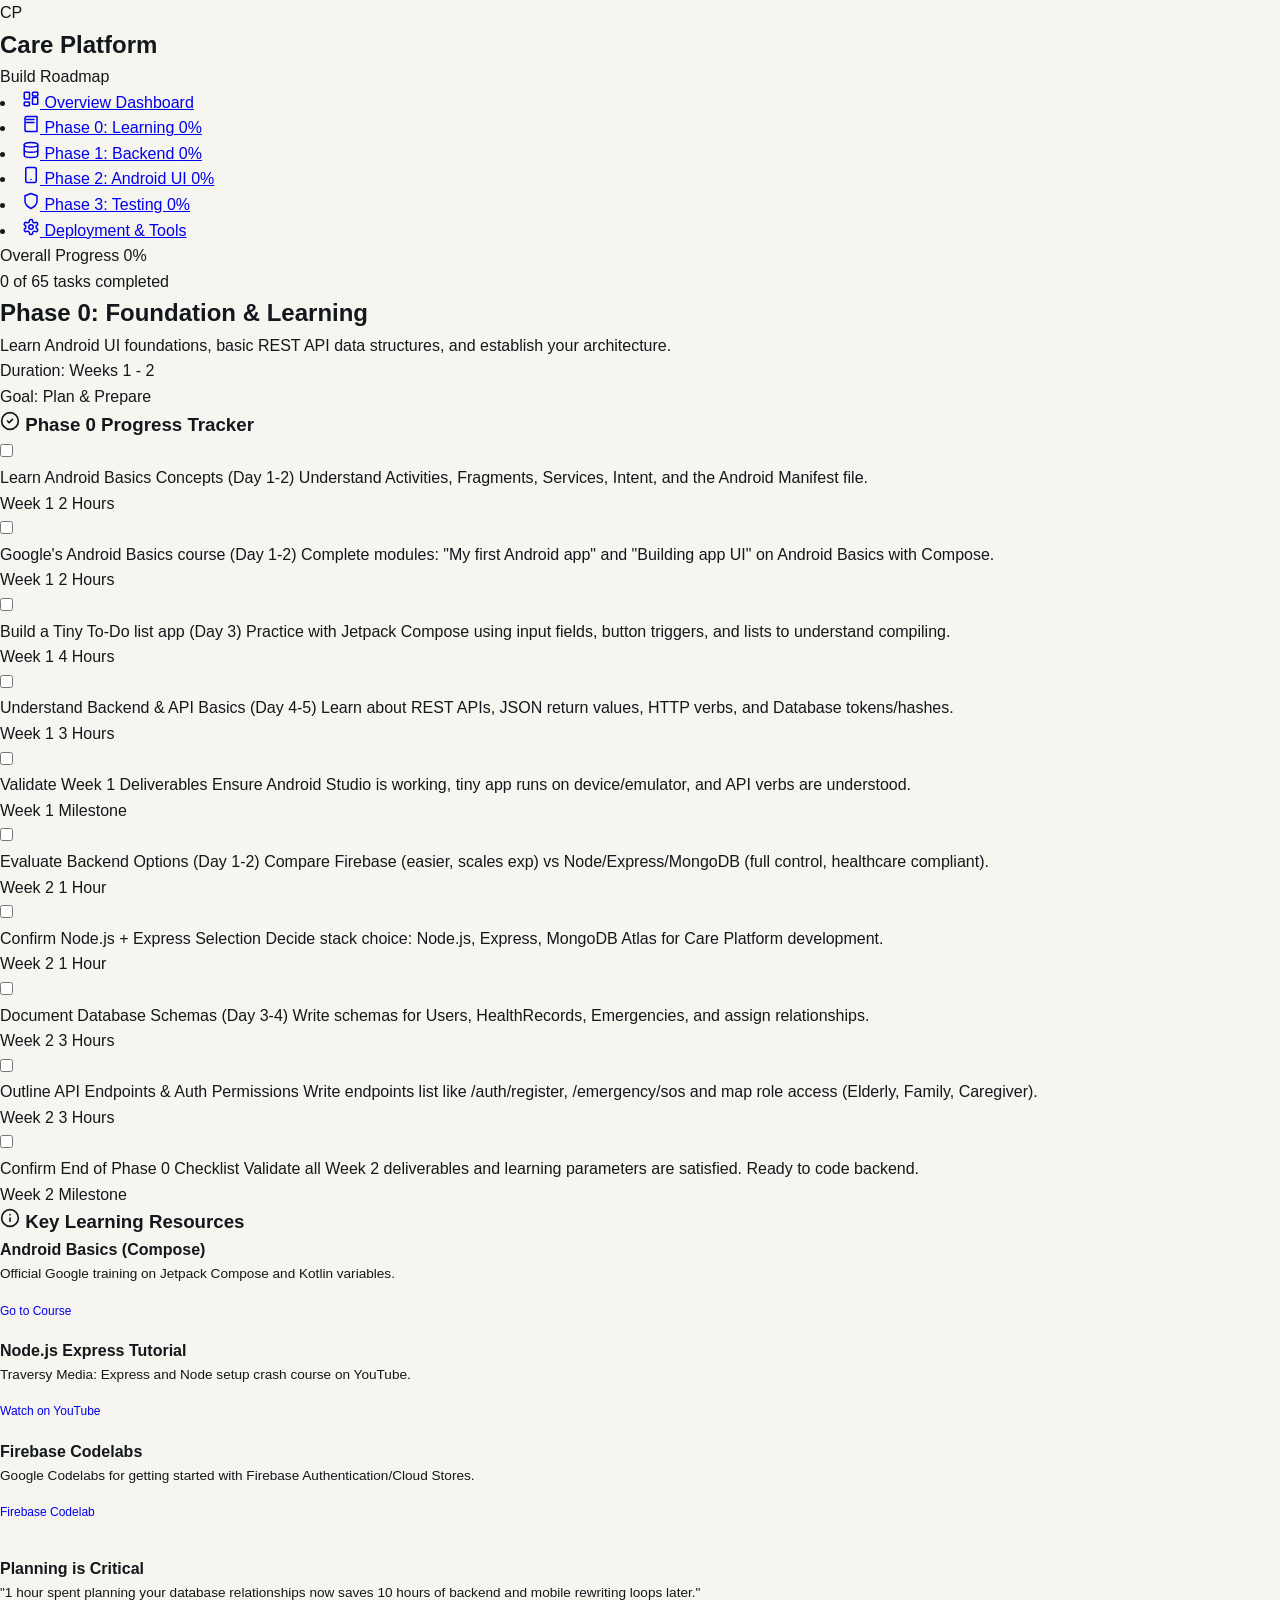
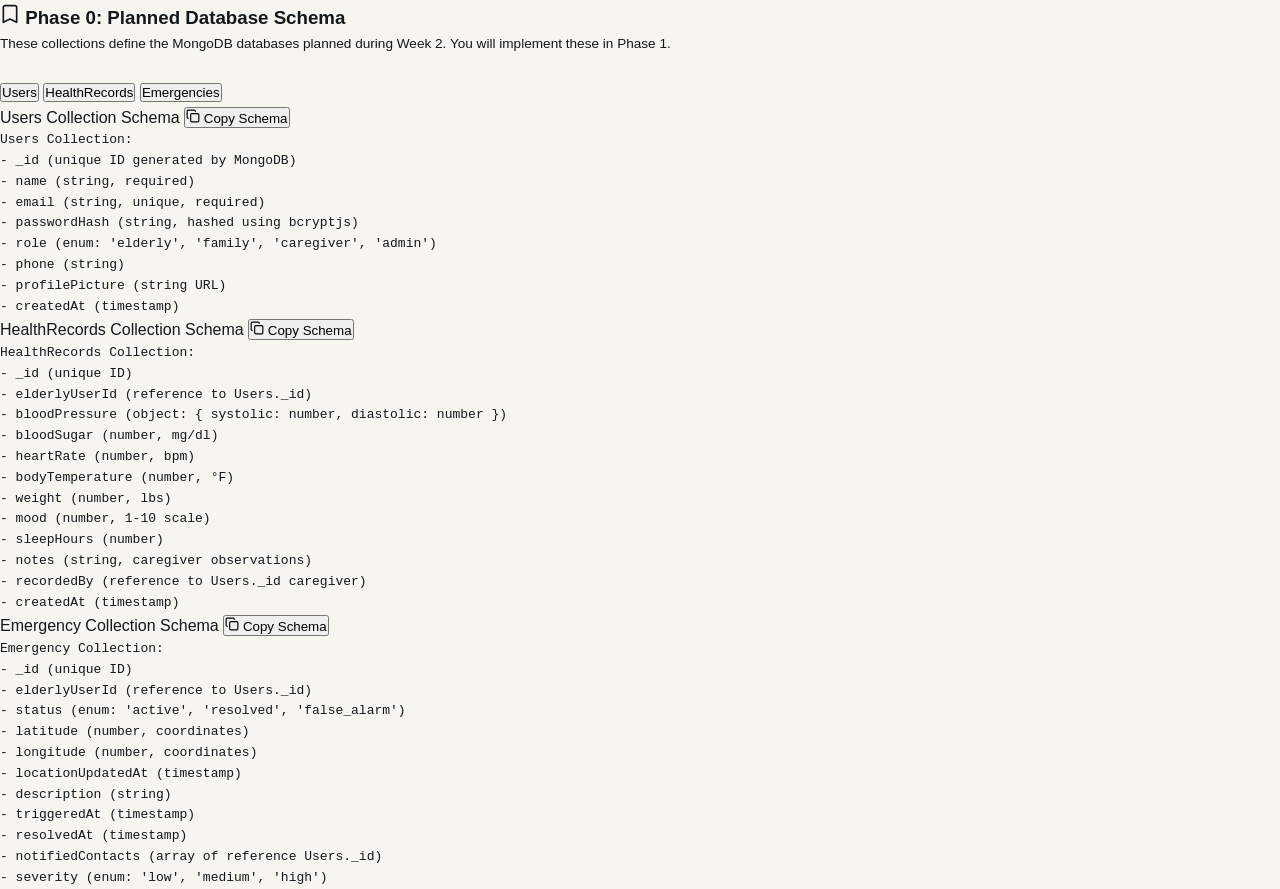
<file: phase0.html>
<!DOCTYPE html>
<html lang="en">
<head>
  <meta charset="UTF-8">
  <meta name="viewport" content="width=device-width, initial-scale=1.0">
  <title>Care Platform - Phase 0: Foundation & Learning</title>
  <meta name="description" content="Phase 0: Learning Android Fundamentals and planning the backend database schema for the Care Platform application.">
  <link rel="stylesheet" href="styles.css">
  <script src="script.js" defer></script>
</head>
<body>
  <div class="layout-container">
    <!-- Sidebar Navigation -->
    <aside class="sidebar">
      <div class="brand">
        <div class="brand-icon">CP</div>
        <div class="brand-name">
          <h1>Care Platform</h1>
          <p>Build Roadmap</p>
        </div>
      </div>
      
      <nav class="nav-menu">
        <li class="nav-item">
          <a href="index.html">
            <svg width="18" height="18" viewBox="0 0 24 24" fill="none" stroke="currentColor" stroke-width="2" stroke-linecap="round" stroke-linejoin="round"><rect width="7" height="9" x="3" y="3" rx="1"/><rect width="7" height="5" x="14" y="3" rx="1"/><rect width="7" height="9" x="14" y="10" rx="1"/><rect width="7" height="5" x="3" y="16" rx="1"/></svg>
            Overview Dashboard
          </a>
        </li>
        <li class="nav-item active" data-phase="0">
          <a href="phase0.html">
            <svg width="18" height="18" viewBox="0 0 24 24" fill="none" stroke="currentColor" stroke-width="2" stroke-linecap="round" stroke-linejoin="round"><path d="M4 19.5v-15A2.5 2.5 0 0 1 6.5 2H20v20H6.5a2.5 2.5 0 0 1-2.5-2.5Z"/><path d="M6 6h10M6 10h10"/></svg>
            Phase 0: Learning
            <span class="phase-badge">0%</span>
          </a>
        </li>
        <li class="nav-item" data-phase="1">
          <a href="phase1.html">
            <svg width="18" height="18" viewBox="0 0 24 24" fill="none" stroke="currentColor" stroke-width="2" stroke-linecap="round" stroke-linejoin="round"><ellipse cx="12" cy="5" rx="9" ry="3"/><path d="M3 5v14c0 1.66 4 3 9 3s9-1.34 9-3V5"/><path d="M3 12c0 1.66 4 3 9 3s9-1.34 9-3"/></svg>
            Phase 1: Backend
            <span class="phase-badge">0%</span>
          </a>
        </li>
        <li class="nav-item" data-phase="2">
          <a href="phase2.html">
            <svg width="18" height="18" viewBox="0 0 24 24" fill="none" stroke="currentColor" stroke-width="2" stroke-linecap="round" stroke-linejoin="round"><rect width="14" height="20" x="5" y="2" rx="2" ry="2"/><path d="M12 18h.01"/></svg>
            Phase 2: Android UI
            <span class="phase-badge">0%</span>
          </a>
        </li>
        <li class="nav-item" data-phase="3">
          <a href="phase3.html">
            <svg width="18" height="18" viewBox="0 0 24 24" fill="none" stroke="currentColor" stroke-width="2" stroke-linecap="round" stroke-linejoin="round"><path d="M12 22s8-4 8-10V5l-8-3-8 3v7c0 6 8 10 8 10z"/></svg>
            Phase 3: Testing
            <span class="phase-badge">0%</span>
          </a>
        </li>
        <li class="nav-item">
          <a href="tools.html">
            <svg width="18" height="18" viewBox="0 0 24 24" fill="none" stroke="currentColor" stroke-width="2" stroke-linecap="round" stroke-linejoin="round"><path d="M12.22 2h-.44a2 2 0 0 0-2 2v.18a2 2 0 0 1-1 1.73l-.43.25a2 2 0 0 1-2 0l-.15-.08a2 2 0 0 0-2.73.73l-.22.38a2 2 0 0 0 .73 2.73l.15.1a2 2 0 0 1 1 1.72v.51a2 2 0 0 1-1 1.74l-.15.09a2 2 0 0 0-.73 2.73l.22.38a2 2 0 0 0 2.73.73l.15-.08a2 2 0 0 1 2 0l.43.25a2 2 0 0 1 1 1.73V20a2 2 0 0 0 2 2h.44a2 2 0 0 0 2-2v-.18a2 2 0 0 1 1-1.73l.43-.25a2 2 0 0 1 2 0l.15.08a2 2 0 0 0 2.73-.73l.22-.39a2 2 0 0 0-.73-2.73l-.15-.08a2 2 0 0 1-1-1.74v-.5a2 2 0 0 1 1-1.74l.15-.1a2 2 0 0 0 .73-2.73l-.22-.38a2 2 0 0 0-2.73-.73l-.15.08a2 2 0 0 1-2 0l-.43-.25a2 2 0 0 1-1-1.73V4a2 2 0 0 0-2-2z"/><circle cx="12" cy="12" r="3"/></svg>
            Deployment & Tools
          </a>
        </li>
      </nav>
      
      <div class="progress-card">
        <div class="progress-header">
          <span>Overall Progress</span>
          <span class="progress-percentage">0%</span>
        </div>
        <div class="progress-bar-container">
          <div class="progress-bar-fill"></div>
        </div>
        <div class="progress-stats">0 of 65 tasks completed</div>
      </div>
    </aside>
    
    <!-- Main Content Area -->
    <main class="main-content animate-fade-in">
      <header class="page-header">
        <div class="page-title">
          <h2>Phase 0: Foundation & Learning</h2>
          <p>Learn Android UI foundations, basic REST API data structures, and establish your architecture.</p>
        </div>
        <div class="meta-badges">
          <div class="badge badge-info">Duration: Weeks 1 - 2</div>
          <div class="badge badge-accent">Goal: Plan & Prepare</div>
        </div>
      </header>

      <div class="dashboard-grid">
        <!-- Interactive Checklists for Phase 0 -->
        <div class="glass-card col-8">
          <h3>
            <svg width="20" height="20" viewBox="0 0 24 24" fill="none" stroke="currentColor" stroke-width="2" stroke-linecap="round" stroke-linejoin="round" style="color: var(--color-primary);"><path d="M12 22c5.523 0 10-4.477 10-10S17.523 2 12 2 2 6.477 2 12s4.477 10 10 10z"/><path d="m9 12 2 2 4-4"/></svg>
            Phase 0 Progress Tracker
          </h3>
          
          <div class="task-list">
            <!-- Task 1 -->
            <label class="task-item" for="p0-task1">
              <div class="task-checkbox-container">
                <input type="checkbox" id="p0-task1">
                <span class="checkmark"></span>
              </div>
              <div class="task-content">
                <span class="task-title">Learn Android Basics Concepts (Day 1-2)</span>
                <span class="task-desc">Understand Activities, Fragments, Services, Intent, and the Android Manifest file.</span>
                <div class="task-meta">
                  <span class="task-badge">Week 1</span>
                  <span class="task-badge">2 Hours</span>
                </div>
              </div>
            </label>

            <!-- Task 2 -->
            <label class="task-item" for="p0-task2">
              <div class="task-checkbox-container">
                <input type="checkbox" id="p0-task2">
                <span class="checkmark"></span>
              </div>
              <div class="task-content">
                <span class="task-title">Google's Android Basics course (Day 1-2)</span>
                <span class="task-desc">Complete modules: "My first Android app" and "Building app UI" on Android Basics with Compose.</span>
                <div class="task-meta">
                  <span class="task-badge">Week 1</span>
                  <span class="task-badge">2 Hours</span>
                </div>
              </div>
            </label>

            <!-- Task 3 -->
            <label class="task-item" for="p0-task3">
              <div class="task-checkbox-container">
                <input type="checkbox" id="p0-task3">
                <span class="checkmark"></span>
              </div>
              <div class="task-content">
                <span class="task-title">Build a Tiny To-Do list app (Day 3)</span>
                <span class="task-desc">Practice with Jetpack Compose using input fields, button triggers, and lists to understand compiling.</span>
                <div class="task-meta">
                  <span class="task-badge">Week 1</span>
                  <span class="task-badge">4 Hours</span>
                </div>
              </div>
            </label>

            <!-- Task 4 -->
            <label class="task-item" for="p0-task4">
              <div class="task-checkbox-container">
                <input type="checkbox" id="p0-task4">
                <span class="checkmark"></span>
              </div>
              <div class="task-content">
                <span class="task-title">Understand Backend & API Basics (Day 4-5)</span>
                <span class="task-desc">Learn about REST APIs, JSON return values, HTTP verbs, and Database tokens/hashes.</span>
                <div class="task-meta">
                  <span class="task-badge">Week 1</span>
                  <span class="task-badge">3 Hours</span>
                </div>
              </div>
            </label>

            <!-- Task 5 -->
            <label class="task-item" for="p0-task5">
              <div class="task-checkbox-container">
                <input type="checkbox" id="p0-task5">
                <span class="checkmark"></span>
              </div>
              <div class="task-content">
                <span class="task-title">Validate Week 1 Deliverables</span>
                <span class="task-desc">Ensure Android Studio is working, tiny app runs on device/emulator, and API verbs are understood.</span>
                <div class="task-meta">
                  <span class="task-badge">Week 1</span>
                  <span class="task-badge">Milestone</span>
                </div>
              </div>
            </label>

            <!-- Task 6 -->
            <label class="task-item" for="p0-task6">
              <div class="task-checkbox-container">
                <input type="checkbox" id="p0-task6">
                <span class="checkmark"></span>
              </div>
              <div class="task-content">
                <span class="task-title">Evaluate Backend Options (Day 1-2)</span>
                <span class="task-desc">Compare Firebase (easier, scales exp) vs Node/Express/MongoDB (full control, healthcare compliant).</span>
                <div class="task-meta">
                  <span class="task-badge">Week 2</span>
                  <span class="task-badge">1 Hour</span>
                </div>
              </div>
            </label>

            <!-- Task 7 -->
            <label class="task-item" for="p0-task7">
              <div class="task-checkbox-container">
                <input type="checkbox" id="p0-task7">
                <span class="checkmark"></span>
              </div>
              <div class="task-content">
                <span class="task-title">Confirm Node.js + Express Selection</span>
                <span class="task-desc">Decide stack choice: Node.js, Express, MongoDB Atlas for Care Platform development.</span>
                <div class="task-meta">
                  <span class="task-badge">Week 2</span>
                  <span class="task-badge">1 Hour</span>
                </div>
              </div>
            </label>

            <!-- Task 8 -->
            <label class="task-item" for="p0-task8">
              <div class="task-checkbox-container">
                <input type="checkbox" id="p0-task8">
                <span class="checkmark"></span>
              </div>
              <div class="task-content">
                <span class="task-title">Document Database Schemas (Day 3-4)</span>
                <span class="task-desc">Write schemas for Users, HealthRecords, Emergencies, and assign relationships.</span>
                <div class="task-meta">
                  <span class="task-badge">Week 2</span>
                  <span class="task-badge">3 Hours</span>
                </div>
              </div>
            </label>

            <!-- Task 9 -->
            <label class="task-item" for="p0-task9">
              <div class="task-checkbox-container">
                <input type="checkbox" id="p0-task9">
                <span class="checkmark"></span>
              </div>
              <div class="task-content">
                <span class="task-title">Outline API Endpoints & Auth Permissions</span>
                <span class="task-desc">Write endpoints list like /auth/register, /emergency/sos and map role access (Elderly, Family, Caregiver).</span>
                <div class="task-meta">
                  <span class="task-badge">Week 2</span>
                  <span class="task-badge">3 Hours</span>
                </div>
              </div>
            </label>

            <!-- Task 10 -->
            <label class="task-item" for="p0-task10">
              <div class="task-checkbox-container">
                <input type="checkbox" id="p0-task10">
                <span class="checkmark"></span>
              </div>
              <div class="task-content">
                <span class="task-title">Confirm End of Phase 0 Checklist</span>
                <span class="task-desc">Validate all Week 2 deliverables and learning parameters are satisfied. Ready to code backend.</span>
                <div class="task-meta">
                  <span class="task-badge">Week 2</span>
                  <span class="task-badge">Milestone</span>
                </div>
              </div>
            </label>
          </div>
        </div>

        <!-- Details, Links & Schemas -->
        <div class="glass-card col-4">
          <h3>
            <svg width="20" height="20" viewBox="0 0 24 24" fill="none" stroke="currentColor" stroke-width="2" stroke-linecap="round" stroke-linejoin="round" style="color: var(--color-secondary);"><circle cx="12" cy="12" r="10"/><line x1="12" x2="12" y1="16" y2="12"/><line x1="12" x2="12.01" y1="8" y2="8"/></svg>
            Key Learning Resources
          </h3>
          <div style="display: flex; flex-direction: column; gap: 1rem; margin-bottom: 2rem;">
            <div class="mini-card">
              <h4>Android Basics (Compose)</h4>
              <p style="font-size: 0.85rem; color: var(--text-secondary); margin-bottom: 0.75rem;">Official Google training on Jetpack Compose and Kotlin variables.</p>
              <a href="https://developer.android.com/courses/android-basics-compose/course" target="_blank" class="copy-btn" style="text-decoration: none; font-size: 0.75rem;">Go to Course</a>
            </div>
            
            <div class="mini-card">
              <h4>Node.js Express Tutorial</h4>
              <p style="font-size: 0.85rem; color: var(--text-secondary); margin-bottom: 0.75rem;">Traversy Media: Express and Node setup crash course on YouTube.</p>
              <a href="https://www.youtube.com/watch?v=L72fhGm1tfE" target="_blank" class="copy-btn" style="text-decoration: none; font-size: 0.75rem;">Watch on YouTube</a>
            </div>

            <div class="mini-card">
              <h4>Firebase Codelabs</h4>
              <p style="font-size: 0.85rem; color: var(--text-secondary); margin-bottom: 0.75rem;">Google Codelabs for getting started with Firebase Authentication/Cloud Stores.</p>
              <a href="https://firebase.google.com/codelabs" target="_blank" class="copy-btn" style="text-decoration: none; font-size: 0.75rem;">Firebase Codelab</a>
            </div>
          </div>

          <div class="callout callout-warning">
            <h4>Planning is Critical</h4>
            <p style="font-size: 0.85rem;">"1 hour spent planning your database relationships now saves 10 hours of backend and mobile rewriting loops later."</p>
          </div>
        </div>
      </div>

      <!-- Schemas & Database Collections Tabs -->
      <section class="glass-card col-12 tabs-wrapper">
        <h3>
          <svg width="20" height="20" viewBox="0 0 24 24" fill="none" stroke="currentColor" stroke-width="2" stroke-linecap="round" stroke-linejoin="round" style="color: var(--color-secondary);"><path d="M4 22V4c0-.5.2-1 .6-1.4C5 2.2 5.5 2 6 2h12c.5 0 1 .2 1.4.6.4.4.6.9.6 1.4v18l-8-4-8 4z"/></svg>
          Phase 0: Planned Database Schema
        </h3>
        <p style="color: var(--text-secondary); margin-bottom: 1.5rem; font-size: 0.85rem;">
          These collections define the MongoDB databases planned during Week 2. You will implement these in Phase 1.
        </p>

        <div class="tabs-container">
          <button class="tab-btn active" data-tab="schema-users">Users</button>
          <button class="tab-btn" data-tab="schema-health">HealthRecords</button>
          <button class="tab-btn" data-tab="schema-emergency">Emergencies</button>
        </div>

        <div class="tab-pane active" data-tab-content="schema-users">
          <div class="prompt-box" style="margin: 0;">
            <div class="prompt-header">
              <span class="prompt-label">Users Collection Schema</span>
              <button class="copy-btn">
                <svg width="14" height="14" viewBox="0 0 24 24" fill="none" stroke="currentColor" stroke-width="2" stroke-linecap="round" stroke-linejoin="round"><rect width="14" height="14" x="8" y="8" rx="2" ry="2"/><path d="M4 16c-1.1 0-2-.9-2-2V4c0-1.1.9-2 2-2h10c1.1 0 2 .9 2 2"/></svg>
                Copy Schema
              </button>
            </div>
            <pre class="prompt-content">Users Collection:
- _id (unique ID generated by MongoDB)
- name (string, required)
- email (string, unique, required)
- passwordHash (string, hashed using bcryptjs)
- role (enum: 'elderly', 'family', 'caregiver', 'admin')
- phone (string)
- profilePicture (string URL)
- createdAt (timestamp)</pre>
          </div>
        </div>

        <div class="tab-pane" data-tab-content="schema-health">
          <div class="prompt-box" style="margin: 0;">
            <div class="prompt-header">
              <span class="prompt-label">HealthRecords Collection Schema</span>
              <button class="copy-btn">
                <svg width="14" height="14" viewBox="0 0 24 24" fill="none" stroke="currentColor" stroke-width="2" stroke-linecap="round" stroke-linejoin="round"><rect width="14" height="14" x="8" y="8" rx="2" ry="2"/><path d="M4 16c-1.1 0-2-.9-2-2V4c0-1.1.9-2 2-2h10c1.1 0 2 .9 2 2"/></svg>
                Copy Schema
              </button>
            </div>
            <pre class="prompt-content">HealthRecords Collection:
- _id (unique ID)
- elderlyUserId (reference to Users._id)
- bloodPressure (object: { systolic: number, diastolic: number })
- bloodSugar (number, mg/dl)
- heartRate (number, bpm)
- bodyTemperature (number, °F)
- weight (number, lbs)
- mood (number, 1-10 scale)
- sleepHours (number)
- notes (string, caregiver observations)
- recordedBy (reference to Users._id caregiver)
- createdAt (timestamp)</pre>
          </div>
        </div>

        <div class="tab-pane" data-tab-content="schema-emergency">
          <div class="prompt-box" style="margin: 0;">
            <div class="prompt-header">
              <span class="prompt-label">Emergency Collection Schema</span>
              <button class="copy-btn">
                <svg width="14" height="14" viewBox="0 0 24 24" fill="none" stroke="currentColor" stroke-width="2" stroke-linecap="round" stroke-linejoin="round"><rect width="14" height="14" x="8" y="8" rx="2" ry="2"/><path d="M4 16c-1.1 0-2-.9-2-2V4c0-1.1.9-2 2-2h10c1.1 0 2 .9 2 2"/></svg>
                Copy Schema
              </button>
            </div>
            <pre class="prompt-content">Emergency Collection:
- _id (unique ID)
- elderlyUserId (reference to Users._id)
- status (enum: 'active', 'resolved', 'false_alarm')
- latitude (number, coordinates)
- longitude (number, coordinates)
- locationUpdatedAt (timestamp)
- description (string)
- triggeredAt (timestamp)
- resolvedAt (timestamp)
- notifiedContacts (array of reference Users._id)
- severity (enum: 'low', 'medium', 'high')</pre>
          </div>
        </div>
      </section>
    </main>
  </div>
</body>
</html>
</file>
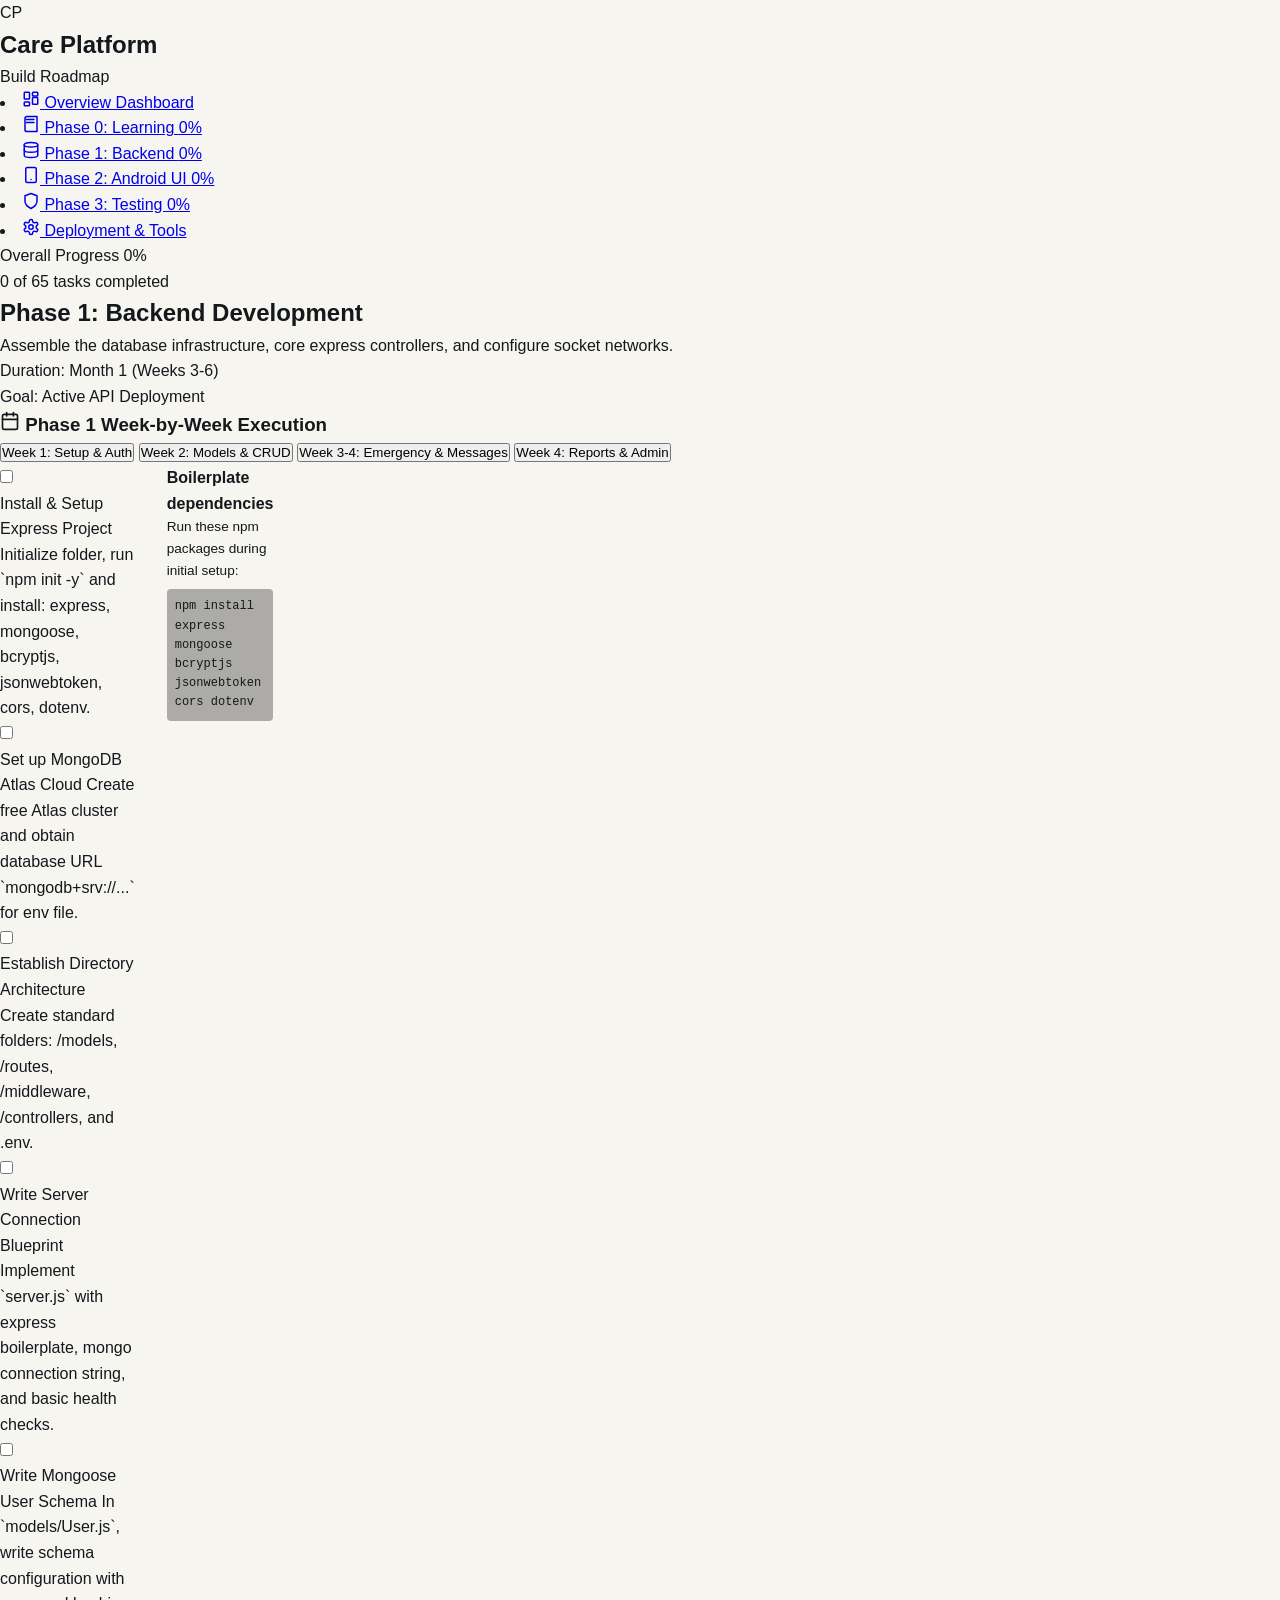
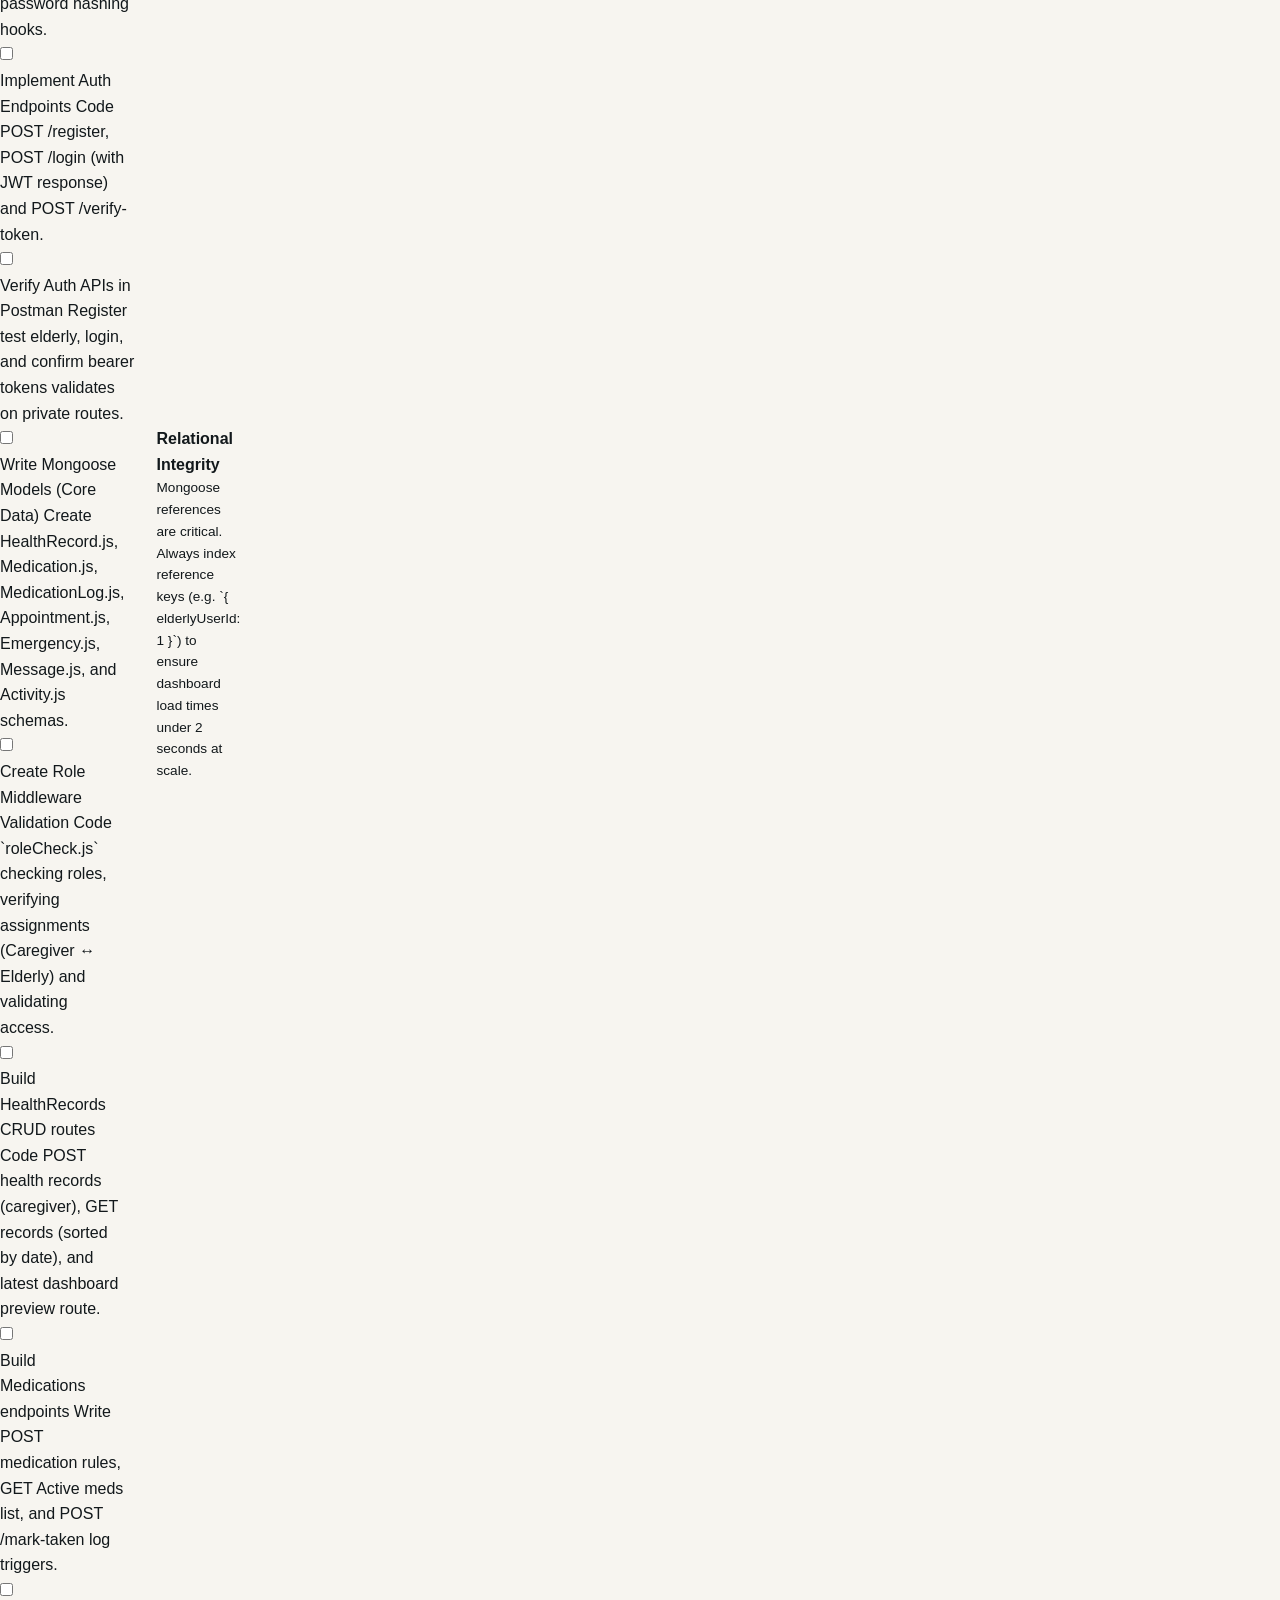
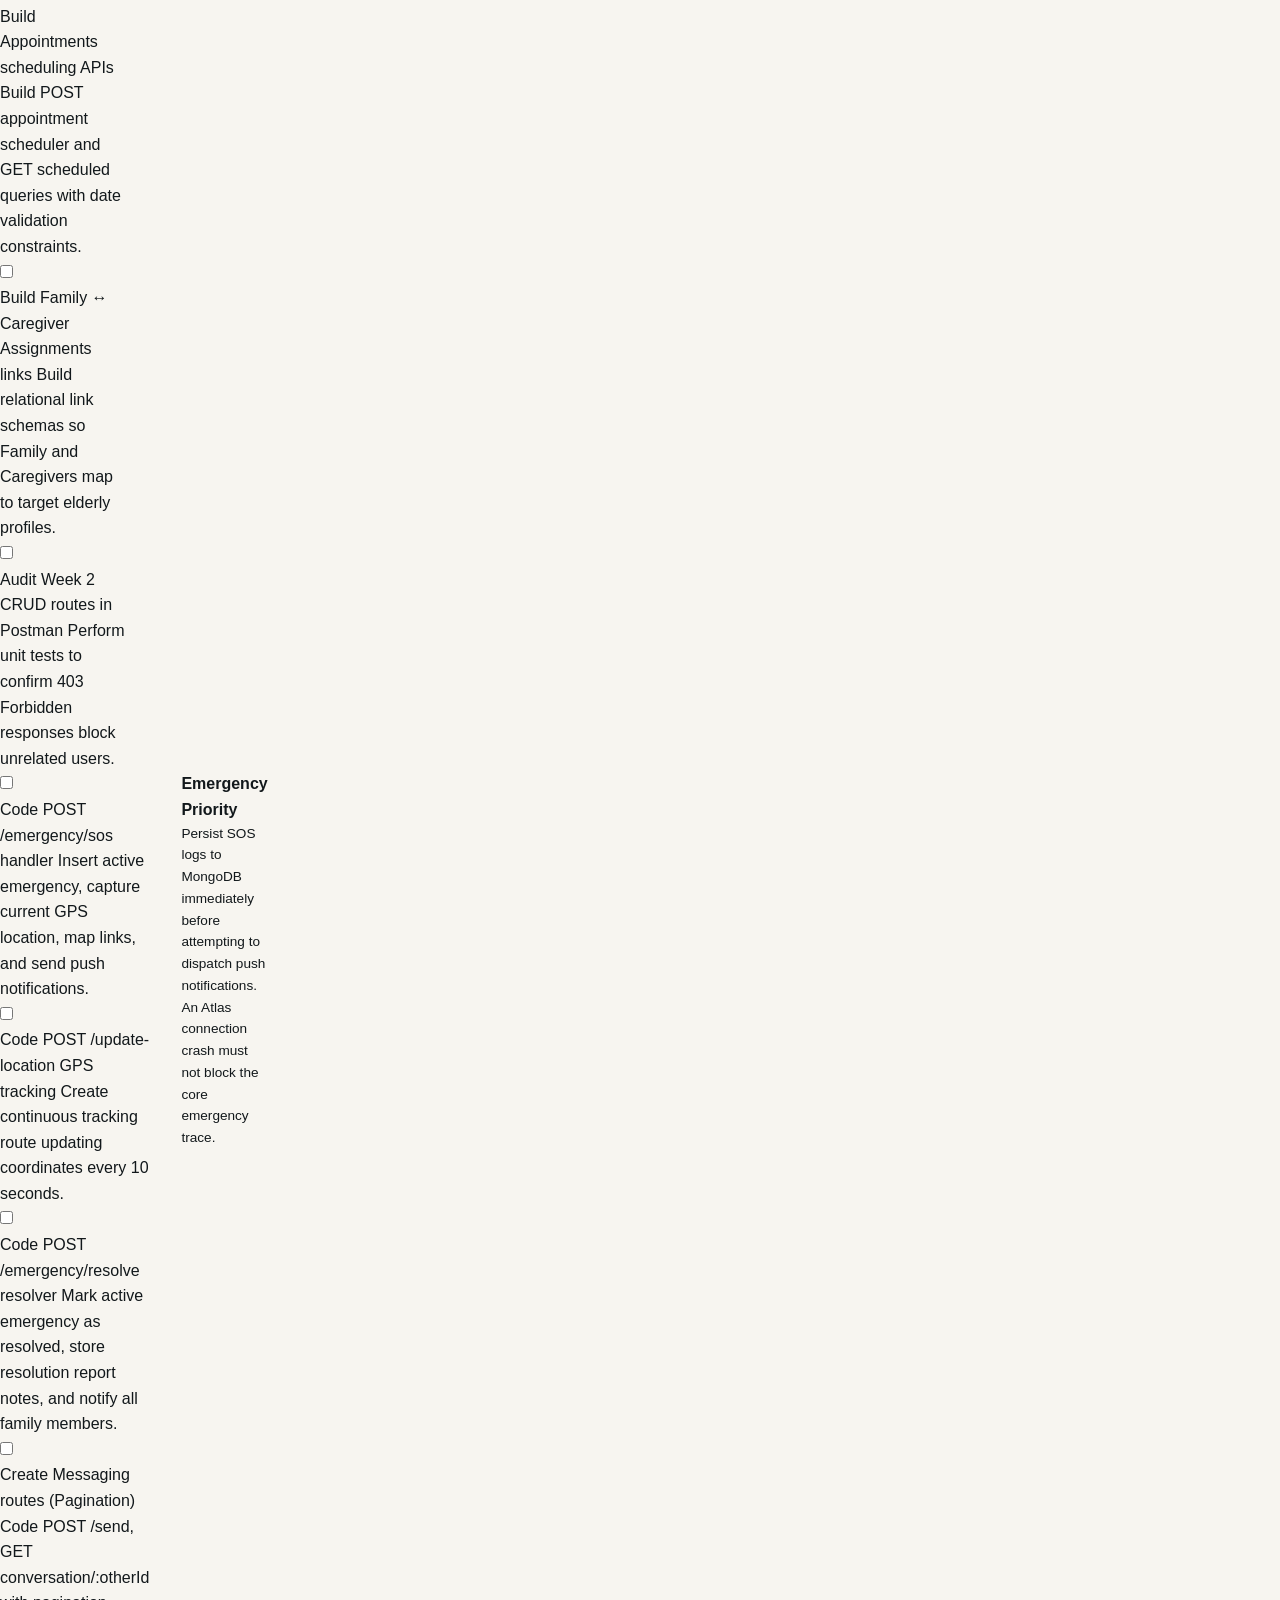
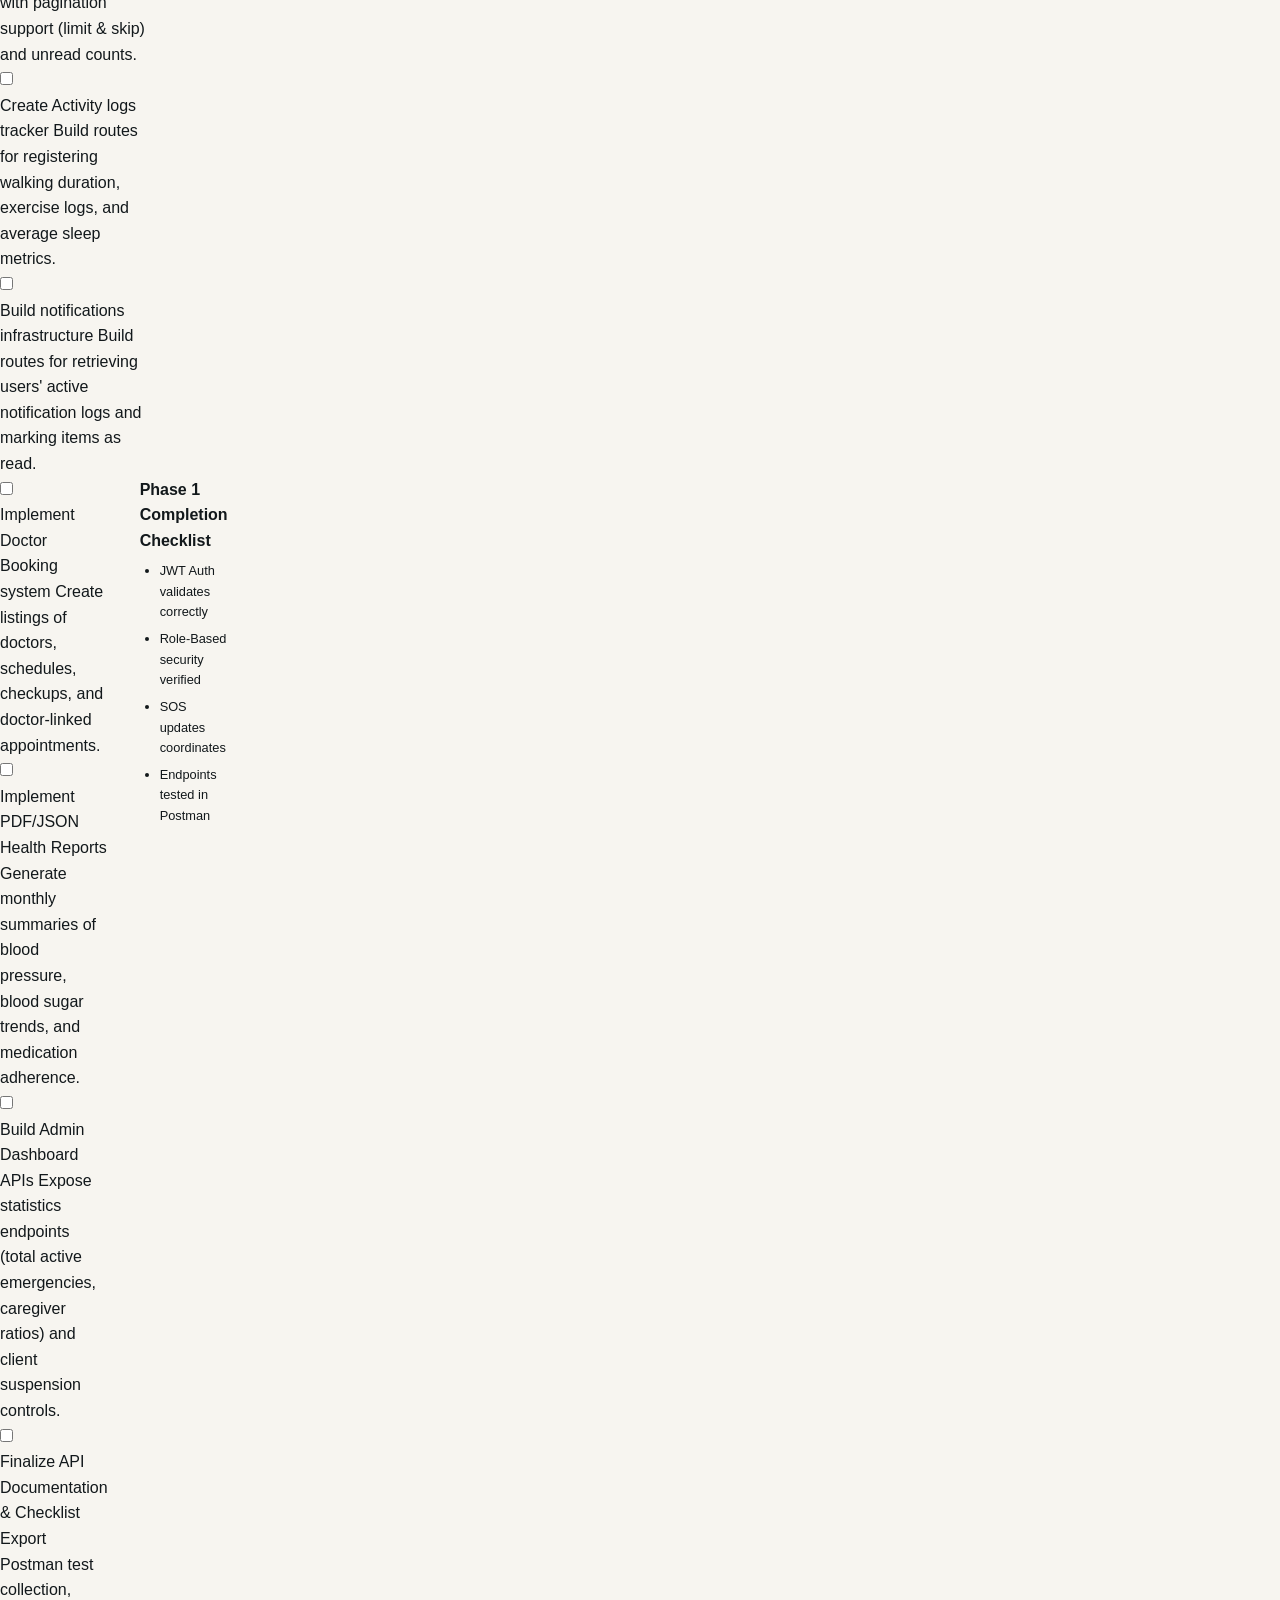
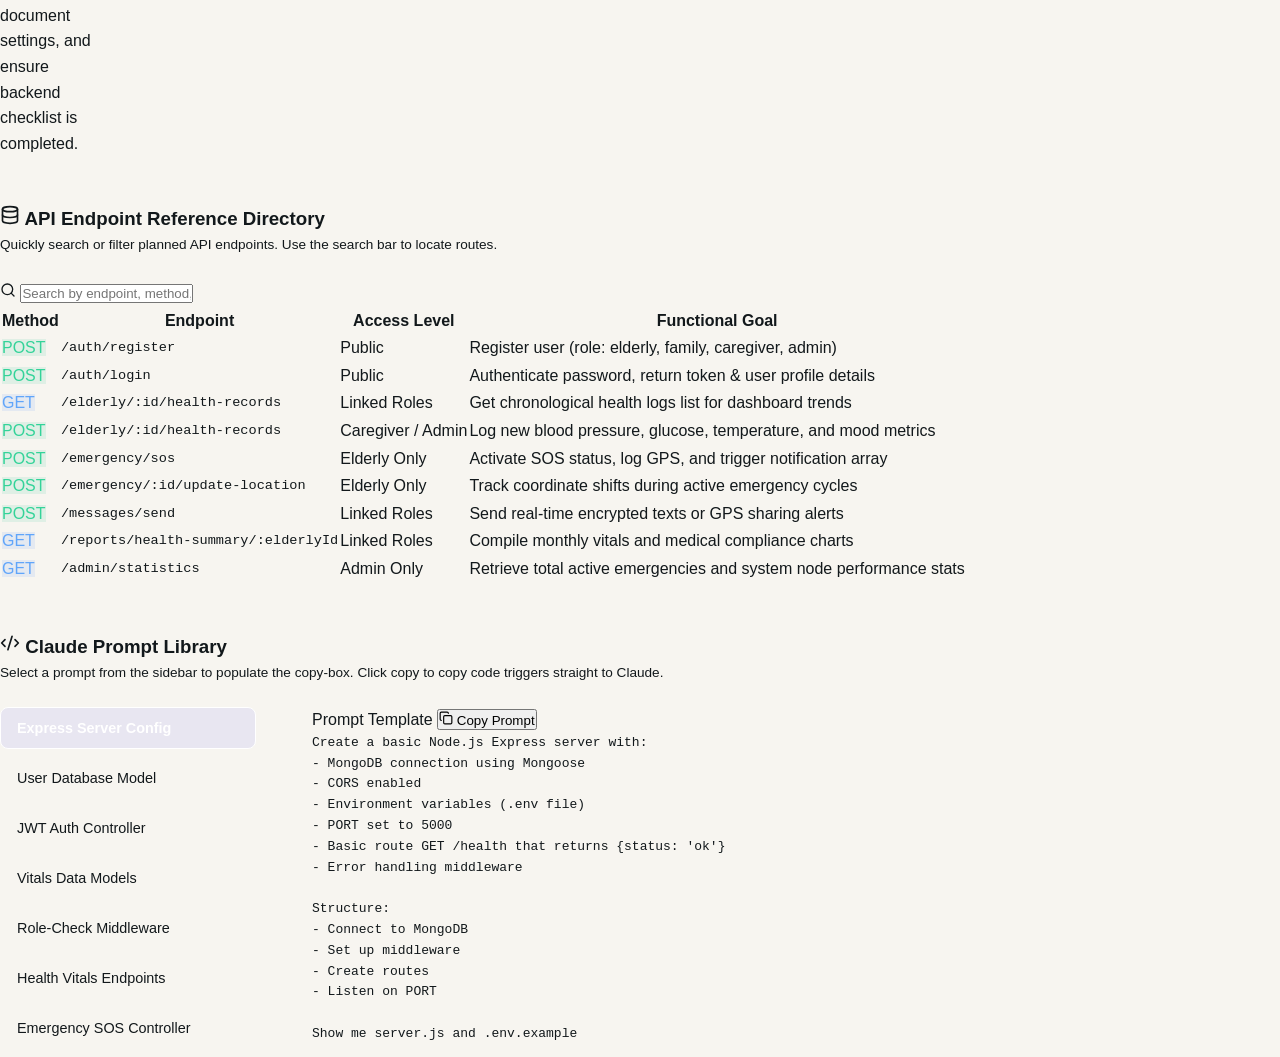
<file: phase1.html>
<!DOCTYPE html>
<html lang="en">
<head>
  <meta charset="UTF-8">
  <meta name="viewport" content="width=device-width, initial-scale=1.0">
  <title>Care Platform - Phase 1: Backend Development</title>
  <meta name="description" content="Phase 1: Detailed roadmap for building the Node.js + Express backend with MongoDB Atlas, auth middleware, and SOS routes.">
  <link rel="stylesheet" href="styles.css">
  <script src="script.js" defer></script>
  <script>
    // Local script to drive the Prompt Center selector
    const PROMPTS = {
      server: `Create a basic Node.js Express server with:
- MongoDB connection using Mongoose
- CORS enabled
- Environment variables (.env file)
- PORT set to 5000
- Basic route GET /health that returns {status: 'ok'}
- Error handling middleware

Structure:
- Connect to MongoDB
- Set up middleware
- Create routes
- Listen on PORT

Show me server.js and .env.example`,

      userModel: `Create a MongoDB Mongoose schema for User with:

Fields:
- name (string, required)
- email (string, unique, required)
- password (string, required - will be hashed)
- phone (string)
- role (enum: elderly, family, caregiver, admin)
- profilePicture (string, URL)
- createdAt (timestamp)

Include:
- Pre-save hook to hash password using bcryptjs
- Method to compare passwords for login
- Method to return user data without password

File: models/User.js`,

      authRoutes: `Create Express routes for authentication in routes/auth.js:

Endpoints:
1. POST /register
   - Accept: name, email, password, phone, role
   - Save user to MongoDB
   - Hash password
   - Return: {success: true, userId, message}
   - Error handling: email already exists

2. POST /login
   - Accept: email, password
   - Find user
   - Compare password
   - Return: {success: true, token, userId, role}
   - Token should be JWT, valid for 7 days

3. POST /verify-token
   - Accept: token in Authorization header
   - Return: {valid: true, userId, role}
   - Error if token expired

Include middleware to verify JWT token.
File: routes/auth.js and middleware/auth.js`,

      coreModels: `Create MongoDB Mongoose models for Care Platform:

1. HealthRecord Model:
   - elderlyUserId (reference to User)
   - bloodPressure (systolic, diastolic)
   - bloodSugar
   - heartRate
   - bodyTemperature
   - weight
   - mood (1-10 scale)
   - sleepHours
   - notes (caregiver observations)
   - recordedBy (caregiver ID)
   - createdAt

2. Medication Model:
   - elderlyUserId
   - medicationName
   - dosage
   - frequency (daily, twice daily, etc)
   - startDate
   - endDate
   - notes
   - status (active, completed, stopped)
   - createdBy (caregiver)

3. MedicationLog Model:
   - medicationId
   - elderlyUserId
   - scheduledTime
   - takenAt (when actually taken, or null if missed)
   - markedBy (who marked it)

4. Appointment Model:
   - elderlyUserId
   - appointmentType (doctor, checkup, follow-up)
   - hospitalName
   - doctorName
   - appointmentDate
   - appointmentTime
   - notes
   - status (scheduled, completed, cancelled)
   - createdBy (caregiver)

5. Emergency Model:
   - elderlyUserId
   - status (active, resolved, false_alarm)
   - latitude
   - longitude
   - locationUpdatedAt
   - description
   - triggeredAt
   - resolvedAt
   - notifiedContacts [] (array of user IDs notified)
   - severity (low, medium, high)

6. Message Model:
   - senderId
   - recipientId
   - content
   - messageType (text, location_share)
   - isRead
   - createdAt

7. Activity Model:
   - elderlyUserId
   - activityType (walking, meal, exercise, shower, etc)
   - duration (minutes)
   - notes
   - recordedBy (caregiver)
   - createdAt

For each model:
- Include timestamps
- Add indexes for fast queries
- Add validation
- Add relationships (references between models)

Create separate files: models/HealthRecord.js, models/Medication.js, etc`,

      middleware: `Create Express middleware for role-based access control:

File: middleware/roleCheck.js

Functions:
1. requireRole(roles) - checks if user has required role
   - requireRole(['elderly', 'family'])
   - Returns 403 if user doesn't have role

2. canAccessElderly(req, res, next)
   - User can access if:
     - User IS the elderly person
     - User is a family member linked to elderly person
     - User is a caregiver assigned to elderly person
     - User is admin
   - Check relationship in database
   - Return 403 if unauthorized

3. canAccessOwnData(req, res, next)
   - User can only access their own data
   - Except: family/caregiver can access assigned elderly's data

Use in routes like:
- router.get('/elderly/:id/health', canAccessElderly, getHealth)

This prevents family member from seeing another family's data.`,

      healthApis: `Create Express routes for health records:

File: routes/healthRecords.js

Endpoints:
1. POST /elderly/:elderlyId/health-records
   - Permission: caregiver or admin
   - Accept: bloodPressure, bloodSugar, heartRate, etc
   - Save to database
   - Return: {success: true, recordId}

2. GET /elderly/:elderlyId/health-records
   - Permission: elderly self, family, caregiver, admin
   - Query parameters: ?startDate=2024-01-01&endDate=2024-12-31 (optional)
   - Return: array of health records sorted by date (newest first)

3. GET /elderly/:elderlyId/health-records/latest
   - Return only most recent record for each type
   - Useful for dashboard display

4. PUT /health-records/:recordId
   - Permission: caregiver who created it, admin
   - Update any field

5. DELETE /health-records/:recordId
   - Permission: admin only (keep audit trail)
   - Soft delete: mark as deleted, don't actually remove

Include:
- Input validation (blood pressure format, etc)
- Middleware to verify permission
- Proper error messages`,

      emergencySos: `Create comprehensive emergency/SOS system:

File: routes/emergency.js, models/Emergency.js

Core Endpoints:

1. POST /emergency/sos
   Permission: elderly user only
   Accept: {latitude, longitude, description (optional)}
   Action:
   - Create Emergency record with status: 'active'
   - Get all family members linked to elderly
   - Get all caregivers assigned to elderly
   - For each, create notification record
   - Trigger push notification (we'll implement notification sending separately)
   - Return: {success: true, emergencyId, notificationsSent: count}
   
2. GET /emergency/:emergencyId
   Permission: elderly (own), family/caregiver (assigned elderly), admin
   Return: {emergencyId, status, location, description, notifiedContacts, triggeredAt}

3. POST /emergency/:emergencyId/update-location
   Permission: elderly user only
   Accept: {latitude, longitude}
   Action:
   - Update Emergency record with new location
   - Update locationUpdatedAt timestamp
   - Trigger notification to family/caregiver (location updated)
   - Return: {success: true}

4. POST /emergency/:emergencyId/resolve
   Permission: elderly, family, caregiver, admin
   Accept: {resolution} (optional notes)
   Action:
   - Set status: 'resolved'
   - Set resolvedAt: timestamp
   - Notify all contacts that emergency resolved
   - Return: {success: true}

5. GET /emergency/active-for/:elderlyId
   Permission: family/caregiver assigned to elderly, admin
   Return: Current active emergency (if any)

6. GET /emergency/history/:elderlyId?limit=10
   Permission: elderly, family, caregiver, admin
   Return: List of past emergencies (resolved or false_alarm)

Important Logic:
- SOS immediately persists to database (don't wait for notifications)
- Location updates should be frequent (every 5-10 seconds)
- One SOS at a time per elderly (can't have multiple active)
- Old emergency auto-resolves after 24 hours if not manually resolved
- Log every action (audit trail)

Include error handling:
- What if no contacts available? Still save emergency
- What if location unavailable? Save with null location, ask app to retry
- What if network down? App should retry posting`
    };

    function changePrompt(key) {
      const display = document.getElementById('selected-prompt-content');
      if (display && PROMPTS[key]) {
        display.textContent = PROMPTS[key];
        
        // Remove active class from selector buttons
        document.querySelectorAll('.prompt-selector-btn').forEach(btn => {
          btn.classList.remove('active');
        });
        // Add to clicked button
        event.currentTarget.classList.add('active');
      }
    }

    // Local function to filter Endpoints list
    function filterEndpoints() {
      const q = document.getElementById('endpoint-search').value.toLowerCase();
      const rows = document.querySelectorAll('#endpoint-table-body tr');
      
      rows.forEach(row => {
        const text = row.innerText.toLowerCase();
        if (text.includes(q)) {
          row.style.display = '';
        } else {
          row.style.display = 'none';
        }
      });
    }
  </script>
  <style>
    .prompt-selector-btn {
      display: block;
      width: 100%;
      text-align: left;
      background: transparent;
      border: 1px solid transparent;
      color: var(--text-secondary);
      padding: 0.75rem 1rem;
      border-radius: 8px;
      cursor: pointer;
      font-size: 0.9rem;
      transition: all 0.2s ease;
      margin-bottom: 0.5rem;
    }
    .prompt-selector-btn:hover {
      background: rgba(255, 255, 255, 0.02);
      color: white;
    }
    .prompt-selector-btn.active {
      background: rgba(99, 102, 241, 0.1);
      border-color: var(--color-primary);
      color: white;
      font-weight: 600;
    }
  </style>
</head>
<body>
  <div class="layout-container">
    <!-- Sidebar Navigation -->
    <aside class="sidebar">
      <div class="brand">
        <div class="brand-icon">CP</div>
        <div class="brand-name">
          <h1>Care Platform</h1>
          <p>Build Roadmap</p>
        </div>
      </div>
      
      <nav class="nav-menu">
        <li class="nav-item">
          <a href="index.html">
            <svg width="18" height="18" viewBox="0 0 24 24" fill="none" stroke="currentColor" stroke-width="2" stroke-linecap="round" stroke-linejoin="round"><rect width="7" height="9" x="3" y="3" rx="1"/><rect width="7" height="5" x="14" y="3" rx="1"/><rect width="7" height="9" x="14" y="10" rx="1"/><rect width="7" height="5" x="3" y="16" rx="1"/></svg>
            Overview Dashboard
          </a>
        </li>
        <li class="nav-item" data-phase="0">
          <a href="phase0.html">
            <svg width="18" height="18" viewBox="0 0 24 24" fill="none" stroke="currentColor" stroke-width="2" stroke-linecap="round" stroke-linejoin="round"><path d="M4 19.5v-15A2.5 2.5 0 0 1 6.5 2H20v20H6.5a2.5 2.5 0 0 1-2.5-2.5Z"/><path d="M6 6h10M6 10h10"/></svg>
            Phase 0: Learning
            <span class="phase-badge">0%</span>
          </a>
        </li>
        <li class="nav-item active" data-phase="1">
          <a href="phase1.html">
            <svg width="18" height="18" viewBox="0 0 24 24" fill="none" stroke="currentColor" stroke-width="2" stroke-linecap="round" stroke-linejoin="round"><ellipse cx="12" cy="5" rx="9" ry="3"/><path d="M3 5v14c0 1.66 4 3 9 3s9-1.34 9-3V5"/><path d="M3 12c0 1.66 4 3 9 3s9-1.34 9-3"/></svg>
            Phase 1: Backend
            <span class="phase-badge">0%</span>
          </a>
        </li>
        <li class="nav-item" data-phase="2">
          <a href="phase2.html">
            <svg width="18" height="18" viewBox="0 0 24 24" fill="none" stroke="currentColor" stroke-width="2" stroke-linecap="round" stroke-linejoin="round"><rect width="14" height="20" x="5" y="2" rx="2" ry="2"/><path d="M12 18h.01"/></svg>
            Phase 2: Android UI
            <span class="phase-badge">0%</span>
          </a>
        </li>
        <li class="nav-item" data-phase="3">
          <a href="phase3.html">
            <svg width="18" height="18" viewBox="0 0 24 24" fill="none" stroke="currentColor" stroke-width="2" stroke-linecap="round" stroke-linejoin="round"><path d="M12 22s8-4 8-10V5l-8-3-8 3v7c0 6 8 10 8 10z"/></svg>
            Phase 3: Testing
            <span class="phase-badge">0%</span>
          </a>
        </li>
        <li class="nav-item">
          <a href="tools.html">
            <svg width="18" height="18" viewBox="0 0 24 24" fill="none" stroke="currentColor" stroke-width="2" stroke-linecap="round" stroke-linejoin="round"><path d="M12.22 2h-.44a2 2 0 0 0-2 2v.18a2 2 0 0 1-1 1.73l-.43.25a2 2 0 0 1-2 0l-.15-.08a2 2 0 0 0-2.73.73l-.22.38a2 2 0 0 0 .73 2.73l.15.1a2 2 0 0 1 1 1.72v.51a2 2 0 0 1-1 1.74l-.15.09a2 2 0 0 0-.73 2.73l.22.38a2 2 0 0 0 2.73.73l.15-.08a2 2 0 0 1 2 0l.43.25a2 2 0 0 1 1 1.73V20a2 2 0 0 0 2 2h.44a2 2 0 0 0 2-2v-.18a2 2 0 0 1 1-1.73l.43-.25a2 2 0 0 1 2 0l.15.08a2 2 0 0 0 2.73-.73l.22-.39a2 2 0 0 0-.73-2.73l-.15-.08a2 2 0 0 1-1-1.74v-.5a2 2 0 0 1 1-1.74l.15-.1a2 2 0 0 0 .73-2.73l-.22-.38a2 2 0 0 0-2.73-.73l-.15.08a2 2 0 0 1-2 0l-.43-.25a2 2 0 0 1-1-1.73V4a2 2 0 0 0-2-2z"/><circle cx="12" cy="12" r="3"/></svg>
            Deployment & Tools
          </a>
        </li>
      </nav>
      
      <div class="progress-card">
        <div class="progress-header">
          <span>Overall Progress</span>
          <span class="progress-percentage">0%</span>
        </div>
        <div class="progress-bar-container">
          <div class="progress-bar-fill"></div>
        </div>
        <div class="progress-stats">0 of 65 tasks completed</div>
      </div>
    </aside>
    
    <!-- Main Content Area -->
    <main class="main-content animate-fade-in">
      <header class="page-header">
        <div class="page-title">
          <h2>Phase 1: Backend Development</h2>
          <p>Assemble the database infrastructure, core express controllers, and configure socket networks.</p>
        </div>
        <div class="meta-badges">
          <div class="badge badge-info">Duration: Month 1 (Weeks 3-6)</div>
          <div class="badge badge-accent">Goal: Active API Deployment</div>
        </div>
      </header>

      <!-- Week-by-Week Accordion tabs -->
      <section class="glass-card col-12 tabs-wrapper" style="margin-bottom: 3rem;">
        <h3>
          <svg width="20" height="20" viewBox="0 0 24 24" fill="none" stroke="currentColor" stroke-width="2" stroke-linecap="round" stroke-linejoin="round" style="color: var(--color-primary);"><rect width="18" height="18" x="3" y="4" rx="2" ry="2"/><line x1="16" x2="16" y1="2" y2="6"/><line x1="8" x2="8" y1="2" y2="6"/><line x1="3" x2="21" y1="10" y2="10"/></svg>
          Phase 1 Week-by-Week Execution
        </h3>
        
        <div class="tabs-container">
          <button class="tab-btn active" data-tab="p1-w1">Week 1: Setup & Auth</button>
          <button class="tab-btn" data-tab="p1-w2">Week 2: Models & CRUD</button>
          <button class="tab-btn" data-tab="p1-w3">Week 3-4: Emergency & Messages</button>
          <button class="tab-btn" data-tab="p1-w4">Week 4: Reports & Admin</button>
        </div>

        <!-- Week 1 content -->
        <div class="tab-pane active" data-tab-content="p1-w1">
          <div style="display: grid; grid-template-columns: repeat(12, 1fr); gap: 2rem;">
            <div class="col-8">
              <div class="task-list">
                <label class="task-item" for="p1-task1">
                  <div class="task-checkbox-container">
                    <input type="checkbox" id="p1-task1">
                    <span class="checkmark"></span>
                  </div>
                  <div class="task-content">
                    <span class="task-title">Install & Setup Express Project</span>
                    <span class="task-desc">Initialize folder, run `npm init -y` and install: express, mongoose, bcryptjs, jsonwebtoken, cors, dotenv.</span>
                  </div>
                </label>
                <label class="task-item" for="p1-task2">
                  <div class="task-checkbox-container">
                    <input type="checkbox" id="p1-task2">
                    <span class="checkmark"></span>
                  </div>
                  <div class="task-content">
                    <span class="task-title">Set up MongoDB Atlas Cloud</span>
                    <span class="task-desc">Create free Atlas cluster and obtain database URL `mongodb+srv://...` for env file.</span>
                  </div>
                </label>
                <label class="task-item" for="p1-task3">
                  <div class="task-checkbox-container">
                    <input type="checkbox" id="p1-task3">
                    <span class="checkmark"></span>
                  </div>
                  <div class="task-content">
                    <span class="task-title">Establish Directory Architecture</span>
                    <span class="task-desc">Create standard folders: /models, /routes, /middleware, /controllers, and .env.</span>
                  </div>
                </label>
                <label class="task-item" for="p1-task4">
                  <div class="task-checkbox-container">
                    <input type="checkbox" id="p1-task4">
                    <span class="checkmark"></span>
                  </div>
                  <div class="task-content">
                    <span class="task-title">Write Server Connection Blueprint</span>
                    <span class="task-desc">Implement `server.js` with express boilerplate, mongo connection string, and basic health checks.</span>
                  </div>
                </label>
                <label class="task-item" for="p1-task5">
                  <div class="task-checkbox-container">
                    <input type="checkbox" id="p1-task5">
                    <span class="checkmark"></span>
                  </div>
                  <div class="task-content">
                    <span class="task-title">Write Mongoose User Schema</span>
                    <span class="task-desc">In `models/User.js`, write schema configuration with password hashing hooks.</span>
                  </div>
                </label>
                <label class="task-item" for="p1-task6">
                  <div class="task-checkbox-container">
                    <input type="checkbox" id="p1-task6">
                    <span class="checkmark"></span>
                  </div>
                  <div class="task-content">
                    <span class="task-title">Implement Auth Endpoints</span>
                    <span class="task-desc">Code POST /register, POST /login (with JWT response) and POST /verify-token.</span>
                  </div>
                </label>
                <label class="task-item" for="p1-task7">
                  <div class="task-checkbox-container">
                    <input type="checkbox" id="p1-task7">
                    <span class="checkmark"></span>
                  </div>
                  <div class="task-content">
                    <span class="task-title">Verify Auth APIs in Postman</span>
                    <span class="task-desc">Register test elderly, login, and confirm bearer tokens validates on private routes.</span>
                  </div>
                </label>
              </div>
            </div>
            
            <div class="col-4">
              <div class="callout callout-info" style="margin: 0;">
                <h4>Boilerplate dependencies</h4>
                <p style="font-size: 0.85rem; margin-bottom: 0.5rem;">Run these npm packages during initial setup:</p>
                <code style="display: block; font-family: var(--font-mono); font-size: 0.75rem; background: rgba(0,0,0,0.3); padding: 0.5rem; border-radius: 4px; color: var(--color-secondary);">npm install express mongoose bcryptjs jsonwebtoken cors dotenv</code>
              </div>
            </div>
          </div>
        </div>

        <!-- Week 2 content -->
        <div class="tab-pane" data-tab-content="p1-w2">
          <div style="display: grid; grid-template-columns: repeat(12, 1fr); gap: 2rem;">
            <div class="col-8">
              <div class="task-list">
                <label class="task-item" for="p1-task8">
                  <div class="task-checkbox-container">
                    <input type="checkbox" id="p1-task8">
                    <span class="checkmark"></span>
                  </div>
                  <div class="task-content">
                    <span class="task-title">Write Mongoose Models (Core Data)</span>
                    <span class="task-desc">Create HealthRecord.js, Medication.js, MedicationLog.js, Appointment.js, Emergency.js, Message.js, and Activity.js schemas.</span>
                  </div>
                </label>
                <label class="task-item" for="p1-task9">
                  <div class="task-checkbox-container">
                    <input type="checkbox" id="p1-task9">
                    <span class="checkmark"></span>
                  </div>
                  <div class="task-content">
                    <span class="task-title">Create Role Middleware Validation</span>
                    <span class="task-desc">Code `roleCheck.js` checking roles, verifying assignments (Caregiver ↔ Elderly) and validating access.</span>
                  </div>
                </label>
                <label class="task-item" for="p1-task10">
                  <div class="task-checkbox-container">
                    <input type="checkbox" id="p1-task10">
                    <span class="checkmark"></span>
                  </div>
                  <div class="task-content">
                    <span class="task-title">Build HealthRecords CRUD routes</span>
                    <span class="task-desc">Code POST health records (caregiver), GET records (sorted by date), and latest dashboard preview route.</span>
                  </div>
                </label>
                <label class="task-item" for="p1-task11">
                  <div class="task-checkbox-container">
                    <input type="checkbox" id="p1-task11">
                    <span class="checkmark"></span>
                  </div>
                  <div class="task-content">
                    <span class="task-title">Build Medications endpoints</span>
                    <span class="task-desc">Write POST medication rules, GET Active meds list, and POST /mark-taken log triggers.</span>
                  </div>
                </label>
                <label class="task-item" for="p1-task12">
                  <div class="task-checkbox-container">
                    <input type="checkbox" id="p1-task12">
                    <span class="checkmark"></span>
                  </div>
                  <div class="task-content">
                    <span class="task-title">Build Appointments scheduling APIs</span>
                    <span class="task-desc">Build POST appointment scheduler and GET scheduled queries with date validation constraints.</span>
                  </div>
                </label>
                <label class="task-item" for="p1-task13">
                  <div class="task-checkbox-container">
                    <input type="checkbox" id="p1-task13">
                    <span class="checkmark"></span>
                  </div>
                  <div class="task-content">
                    <span class="task-title">Build Family ↔ Caregiver Assignments links</span>
                    <span class="task-desc">Build relational link schemas so Family and Caregivers map to target elderly profiles.</span>
                  </div>
                </label>
                <label class="task-item" for="p1-task14">
                  <div class="task-checkbox-container">
                    <input type="checkbox" id="p1-task14">
                    <span class="checkmark"></span>
                  </div>
                  <div class="task-content">
                    <span class="task-title">Audit Week 2 CRUD routes in Postman</span>
                    <span class="task-desc">Perform unit tests to confirm 403 Forbidden responses block unrelated users.</span>
                  </div>
                </label>
              </div>
            </div>
            <div class="col-4">
              <div class="callout callout-warning" style="margin: 0;">
                <h4>Relational Integrity</h4>
                <p style="font-size: 0.85rem;">Mongoose references are critical. Always index reference keys (e.g. `{ elderlyUserId: 1 }`) to ensure dashboard load times under 2 seconds at scale.</p>
              </div>
            </div>
          </div>
        </div>

        <!-- Week 3-4 content -->
        <div class="tab-pane" data-tab-content="p1-w3">
          <div style="display: grid; grid-template-columns: repeat(12, 1fr); gap: 2rem;">
            <div class="col-8">
              <div class="task-list">
                <label class="task-item" for="p1-task15">
                  <div class="task-checkbox-container">
                    <input type="checkbox" id="p1-task15">
                    <span class="checkmark"></span>
                  </div>
                  <div class="task-content">
                    <span class="task-title">Code POST /emergency/sos handler</span>
                    <span class="task-desc">Insert active emergency, capture current GPS location, map links, and send push notifications.</span>
                  </div>
                </label>
                <label class="task-item" for="p1-task16">
                  <div class="task-checkbox-container">
                    <input type="checkbox" id="p1-task16">
                    <span class="checkmark"></span>
                  </div>
                  <div class="task-content">
                    <span class="task-title">Code POST /update-location GPS tracking</span>
                    <span class="task-desc">Create continuous tracking route updating coordinates every 10 seconds.</span>
                  </div>
                </label>
                <label class="task-item" for="p1-task17">
                  <div class="task-checkbox-container">
                    <input type="checkbox" id="p1-task17">
                    <span class="checkmark"></span>
                  </div>
                  <div class="task-content">
                    <span class="task-title">Code POST /emergency/resolve resolver</span>
                    <span class="task-desc">Mark active emergency as resolved, store resolution report notes, and notify all family members.</span>
                  </div>
                </label>
                <label class="task-item" for="p1-task18">
                  <div class="task-checkbox-container">
                    <input type="checkbox" id="p1-task18">
                    <span class="checkmark"></span>
                  </div>
                  <div class="task-content">
                    <span class="task-title">Create Messaging routes (Pagination)</span>
                    <span class="task-desc">Code POST /send, GET conversation/:otherId with pagination support (limit & skip) and unread counts.</span>
                  </div>
                </label>
                <label class="task-item" for="p1-task19">
                  <div class="task-checkbox-container">
                    <input type="checkbox" id="p1-task19">
                    <span class="checkmark"></span>
                  </div>
                  <div class="task-content">
                    <span class="task-title">Create Activity logs tracker</span>
                    <span class="task-desc">Build routes for registering walking duration, exercise logs, and average sleep metrics.</span>
                  </div>
                </label>
                <label class="task-item" for="p1-task20">
                  <div class="task-checkbox-container">
                    <input type="checkbox" id="p1-task20">
                    <span class="checkmark"></span>
                  </div>
                  <div class="task-content">
                    <span class="task-title">Build notifications infrastructure</span>
                    <span class="task-desc">Build routes for retrieving users' active notification logs and marking items as read.</span>
                  </div>
                </label>
              </div>
            </div>
            <div class="col-4">
              <div class="callout callout-danger" style="margin: 0;">
                <h4>Emergency Priority</h4>
                <p style="font-size: 0.85rem;">Persist SOS logs to MongoDB immediately before attempting to dispatch push notifications. An Atlas connection crash must not block the core emergency trace.</p>
              </div>
            </div>
          </div>
        </div>

        <!-- Week 4 content -->
        <div class="tab-pane" data-tab-content="p1-w4">
          <div style="display: grid; grid-template-columns: repeat(12, 1fr); gap: 2rem;">
            <div class="col-8">
              <div class="task-list">
                <label class="task-item" for="p1-task21">
                  <div class="task-checkbox-container">
                    <input type="checkbox" id="p1-task21">
                    <span class="checkmark"></span>
                  </div>
                  <div class="task-content">
                    <span class="task-title">Implement Doctor Booking system</span>
                    <span class="task-desc">Create listings of doctors, schedules, checkups, and doctor-linked appointments.</span>
                  </div>
                </label>
                <label class="task-item" for="p1-task22">
                  <div class="task-checkbox-container">
                    <input type="checkbox" id="p1-task22">
                    <span class="checkmark"></span>
                  </div>
                  <div class="task-content">
                    <span class="task-title">Implement PDF/JSON Health Reports</span>
                    <span class="task-desc">Generate monthly summaries of blood pressure, blood sugar trends, and medication adherence.</span>
                  </div>
                </label>
                <label class="task-item" for="p1-task23">
                  <div class="task-checkbox-container">
                    <input type="checkbox" id="p1-task23">
                    <span class="checkmark"></span>
                  </div>
                  <div class="task-content">
                    <span class="task-title">Build Admin Dashboard APIs</span>
                    <span class="task-desc">Expose statistics endpoints (total active emergencies, caregiver ratios) and client suspension controls.</span>
                  </div>
                </label>
                <label class="task-item" for="p1-task24">
                  <div class="task-checkbox-container">
                    <input type="checkbox" id="p1-task24">
                    <span class="checkmark"></span>
                  </div>
                  <div class="task-content">
                    <span class="task-title">Finalize API Documentation & Checklist</span>
                    <span class="task-desc">Export Postman test collection, document settings, and ensure backend checklist is completed.</span>
                  </div>
                </label>
              </div>
            </div>
            <div class="col-4">
              <div class="mini-card">
                <h4>Phase 1 Completion Checklist</h4>
                <ul style="font-size: 0.8rem; padding-left: 1.25rem; display: flex; flex-direction: column; gap: 0.4rem; color: var(--text-secondary); margin-top: 0.5rem;">
                  <li>JWT Auth validates correctly</li>
                  <li>Role-Based security verified</li>
                  <li>SOS updates coordinates</li>
                  <li>Endpoints tested in Postman</li>
                </ul>
              </div>
            </div>
          </div>
        </div>
      </section>

      <!-- Searchable API Reference Grid -->
      <section class="glass-card col-12" style="margin-bottom: 3rem;">
        <h3>
          <svg width="20" height="20" viewBox="0 0 24 24" fill="none" stroke="currentColor" stroke-width="2" stroke-linecap="round" stroke-linejoin="round" style="color: var(--color-secondary);"><ellipse cx="12" cy="5" rx="9" ry="3"/><path d="M3 5v14c0 1.66 4 3 9 3s9-1.34 9-3V5"/><path d="M3 12c0 1.66 4 3 9 3s9-1.34 9-3"/></svg>
          API Endpoint Reference Directory
        </h3>
        <p style="color: var(--text-secondary); margin-bottom: 1.5rem; font-size: 0.85rem;">
          Quickly search or filter planned API endpoints. Use the search bar to locate routes.
        </p>

        <div class="search-container">
          <svg class="search-icon" width="16" height="16" viewBox="0 0 24 24" fill="none" stroke="currentColor" stroke-width="2" stroke-linecap="round" stroke-linejoin="round"><circle cx="11" cy="11" r="8"/><path d="m21 21-4.3-4.3"/></svg>
          <input type="text" id="endpoint-search" class="search-input" placeholder="Search by endpoint, method, or permissions (e.g. POST, elderly, caregiver)..." onkeyup="filterEndpoints()">
        </div>

        <div class="table-wrapper">
          <table>
            <thead>
              <tr>
                <th>Method</th>
                <th>Endpoint</th>
                <th>Access Level</th>
                <th>Functional Goal</th>
              </tr>
            </thead>
            <tbody id="endpoint-table-body">
              <tr>
                <td><span class="badge" style="background: rgba(16, 185, 129, 0.1); color: #34D399; border-color: rgba(16, 185, 129, 0.2);">POST</span></td>
                <td style="font-family: var(--font-mono); font-size: 0.85rem;">/auth/register</td>
                <td>Public</td>
                <td>Register user (role: elderly, family, caregiver, admin)</td>
              </tr>
              <tr>
                <td><span class="badge" style="background: rgba(16, 185, 129, 0.1); color: #34D399; border-color: rgba(16, 185, 129, 0.2);">POST</span></td>
                <td style="font-family: var(--font-mono); font-size: 0.85rem;">/auth/login</td>
                <td>Public</td>
                <td>Authenticate password, return token & user profile details</td>
              </tr>
              <tr>
                <td><span class="badge" style="background: rgba(59, 130, 246, 0.1); color: #60A5FA; border-color: rgba(59, 130, 246, 0.2);">GET</span></td>
                <td style="font-family: var(--font-mono); font-size: 0.85rem;">/elderly/:id/health-records</td>
                <td>Linked Roles</td>
                <td>Get chronological health logs list for dashboard trends</td>
              </tr>
              <tr>
                <td><span class="badge" style="background: rgba(16, 185, 129, 0.1); color: #34D399; border-color: rgba(16, 185, 129, 0.2);">POST</span></td>
                <td style="font-family: var(--font-mono); font-size: 0.85rem;">/elderly/:id/health-records</td>
                <td>Caregiver / Admin</td>
                <td>Log new blood pressure, glucose, temperature, and mood metrics</td>
              </tr>
              <tr>
                <td><span class="badge" style="background: rgba(16, 185, 129, 0.1); color: #34D399; border-color: rgba(16, 185, 129, 0.2);">POST</span></td>
                <td style="font-family: var(--font-mono); font-size: 0.85rem;">/emergency/sos</td>
                <td>Elderly Only</td>
                <td>Activate SOS status, log GPS, and trigger notification array</td>
              </tr>
              <tr>
                <td><span class="badge" style="background: rgba(16, 185, 129, 0.1); color: #34D399; border-color: rgba(16, 185, 129, 0.2);">POST</span></td>
                <td style="font-family: var(--font-mono); font-size: 0.85rem;">/emergency/:id/update-location</td>
                <td>Elderly Only</td>
                <td>Track coordinate shifts during active emergency cycles</td>
              </tr>
              <tr>
                <td><span class="badge" style="background: rgba(16, 185, 129, 0.1); color: #34D399; border-color: rgba(16, 185, 129, 0.2);">POST</span></td>
                <td style="font-family: var(--font-mono); font-size: 0.85rem;">/messages/send</td>
                <td>Linked Roles</td>
                <td>Send real-time encrypted texts or GPS sharing alerts</td>
              </tr>
              <tr>
                <td><span class="badge" style="background: rgba(59, 130, 246, 0.1); color: #60A5FA; border-color: rgba(59, 130, 246, 0.2);">GET</span></td>
                <td style="font-family: var(--font-mono); font-size: 0.85rem;">/reports/health-summary/:elderlyId</td>
                <td>Linked Roles</td>
                <td>Compile monthly vitals and medical compliance charts</td>
              </tr>
              <tr>
                <td><span class="badge" style="background: rgba(59, 130, 246, 0.1); color: #60A5FA; border-color: rgba(59, 130, 246, 0.2);">GET</span></td>
                <td style="font-family: var(--font-mono); font-size: 0.85rem;">/admin/statistics</td>
                <td>Admin Only</td>
                <td>Retrieve total active emergencies and system node performance stats</td>
              </tr>
            </tbody>
          </table>
        </div>
      </section>

      <!-- Interactive Claude Code Prompt Library -->
      <section class="glass-card col-12">
        <h3>
          <svg width="20" height="20" viewBox="0 0 24 24" fill="none" stroke="currentColor" stroke-width="2" stroke-linecap="round" stroke-linejoin="round" style="color: var(--color-primary);"><path d="m18 16 4-4-4-4"/><path d="m6 8-4 4 4 4"/><path d="m14.5 4-5 16"/></svg>
          Claude Prompt Library
        </h3>
        <p style="color: var(--text-secondary); margin-bottom: 1.5rem; font-size: 0.85rem;">
          Select a prompt from the sidebar to populate the copy-box. Click copy to copy code triggers straight to Claude.
        </p>

        <div style="display: grid; grid-template-columns: 280px 1fr; gap: 2rem;">
          <!-- Selector Column -->
          <div style="border-right: 1px solid var(--border-glass); padding-right: 1.5rem;">
            <button class="prompt-selector-btn active" onclick="changePrompt('server')">Express Server Config</button>
            <button class="prompt-selector-btn" onclick="changePrompt('userModel')">User Database Model</button>
            <button class="prompt-selector-btn" onclick="changePrompt('authRoutes')">JWT Auth Controller</button>
            <button class="prompt-selector-btn" onclick="changePrompt('coreModels')">Vitals Data Models</button>
            <button class="prompt-selector-btn" onclick="changePrompt('middleware')">Role-Check Middleware</button>
            <button class="prompt-selector-btn" onclick="changePrompt('healthApis')">Health Vitals Endpoints</button>
            <button class="prompt-selector-btn" onclick="changePrompt('emergencySos')">Emergency SOS Controller</button>
          </div>

          <!-- Output Box Column -->
          <div class="prompt-box" style="margin: 0;">
            <div class="prompt-header">
              <span class="prompt-label" id="selected-prompt-title">Prompt Template</span>
              <button class="copy-btn">
                <svg width="14" height="14" viewBox="0 0 24 24" fill="none" stroke="currentColor" stroke-width="2" stroke-linecap="round" stroke-linejoin="round"><rect width="14" height="14" x="8" y="8" rx="2" ry="2"/><path d="M4 16c-1.1 0-2-.9-2-2V4c0-1.1.9-2 2-2h10c1.1 0 2 .9 2 2"/></svg>
                Copy Prompt
              </button>
            </div>
            <pre class="prompt-content" id="selected-prompt-content">Create a basic Node.js Express server with:
- MongoDB connection using Mongoose
- CORS enabled
- Environment variables (.env file)
- PORT set to 5000
- Basic route GET /health that returns {status: 'ok'}
- Error handling middleware

Structure:
- Connect to MongoDB
- Set up middleware
- Create routes
- Listen on PORT

Show me server.js and .env.example</pre>
          </div>
        </div>
      </section>
    </main>
  </div>
</body>
</html>
</file>
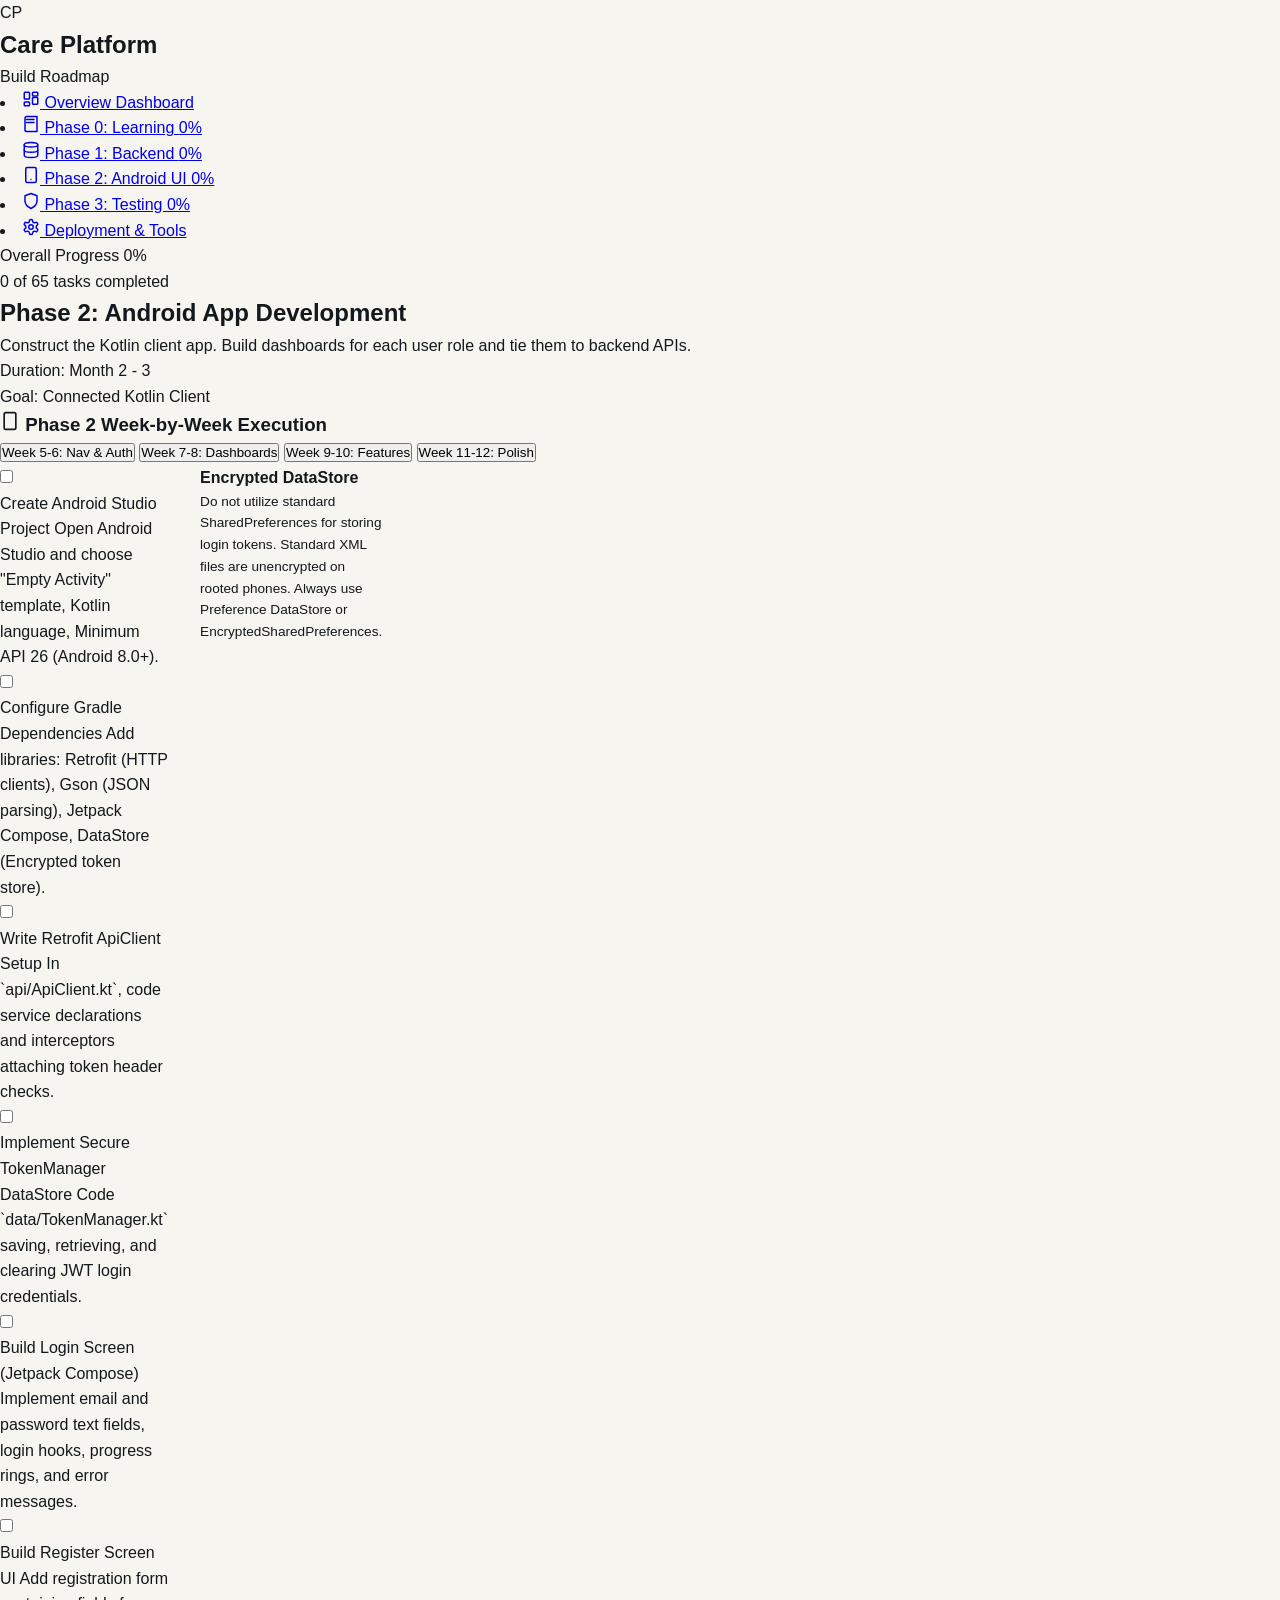
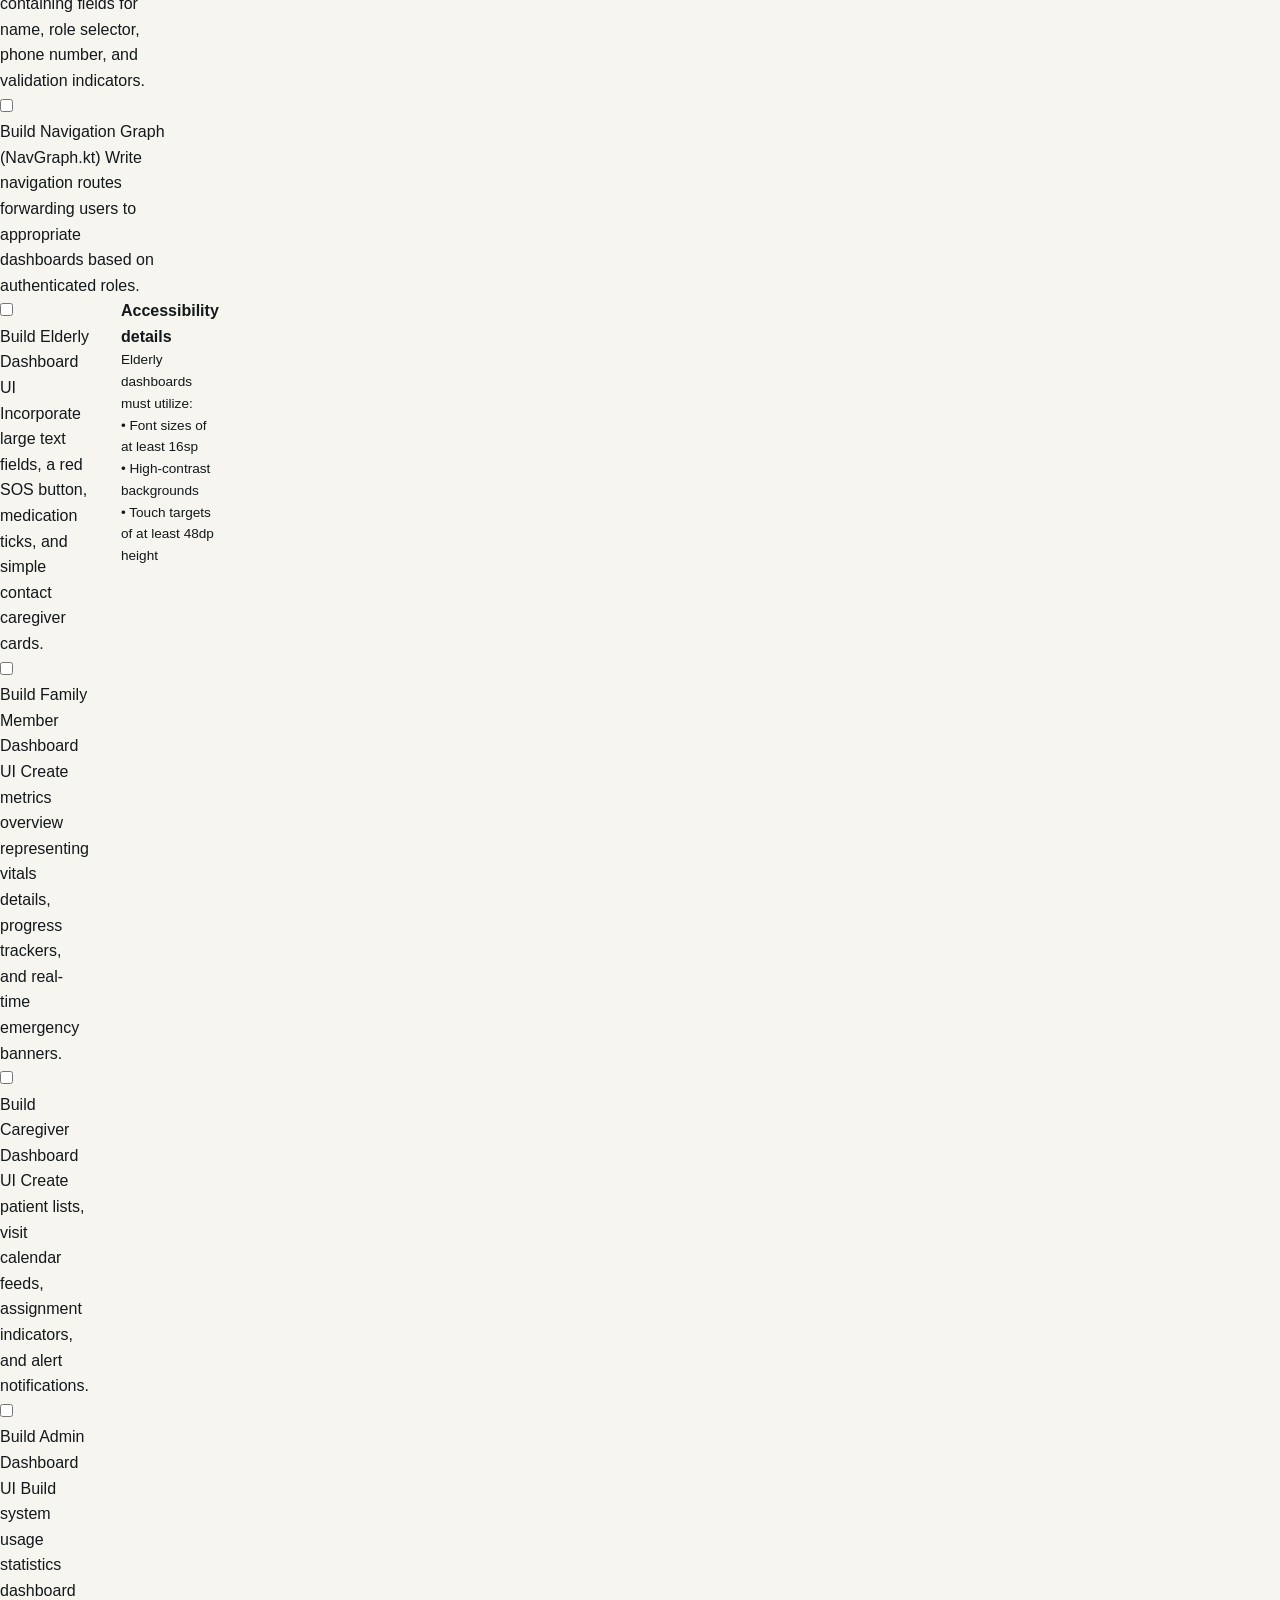
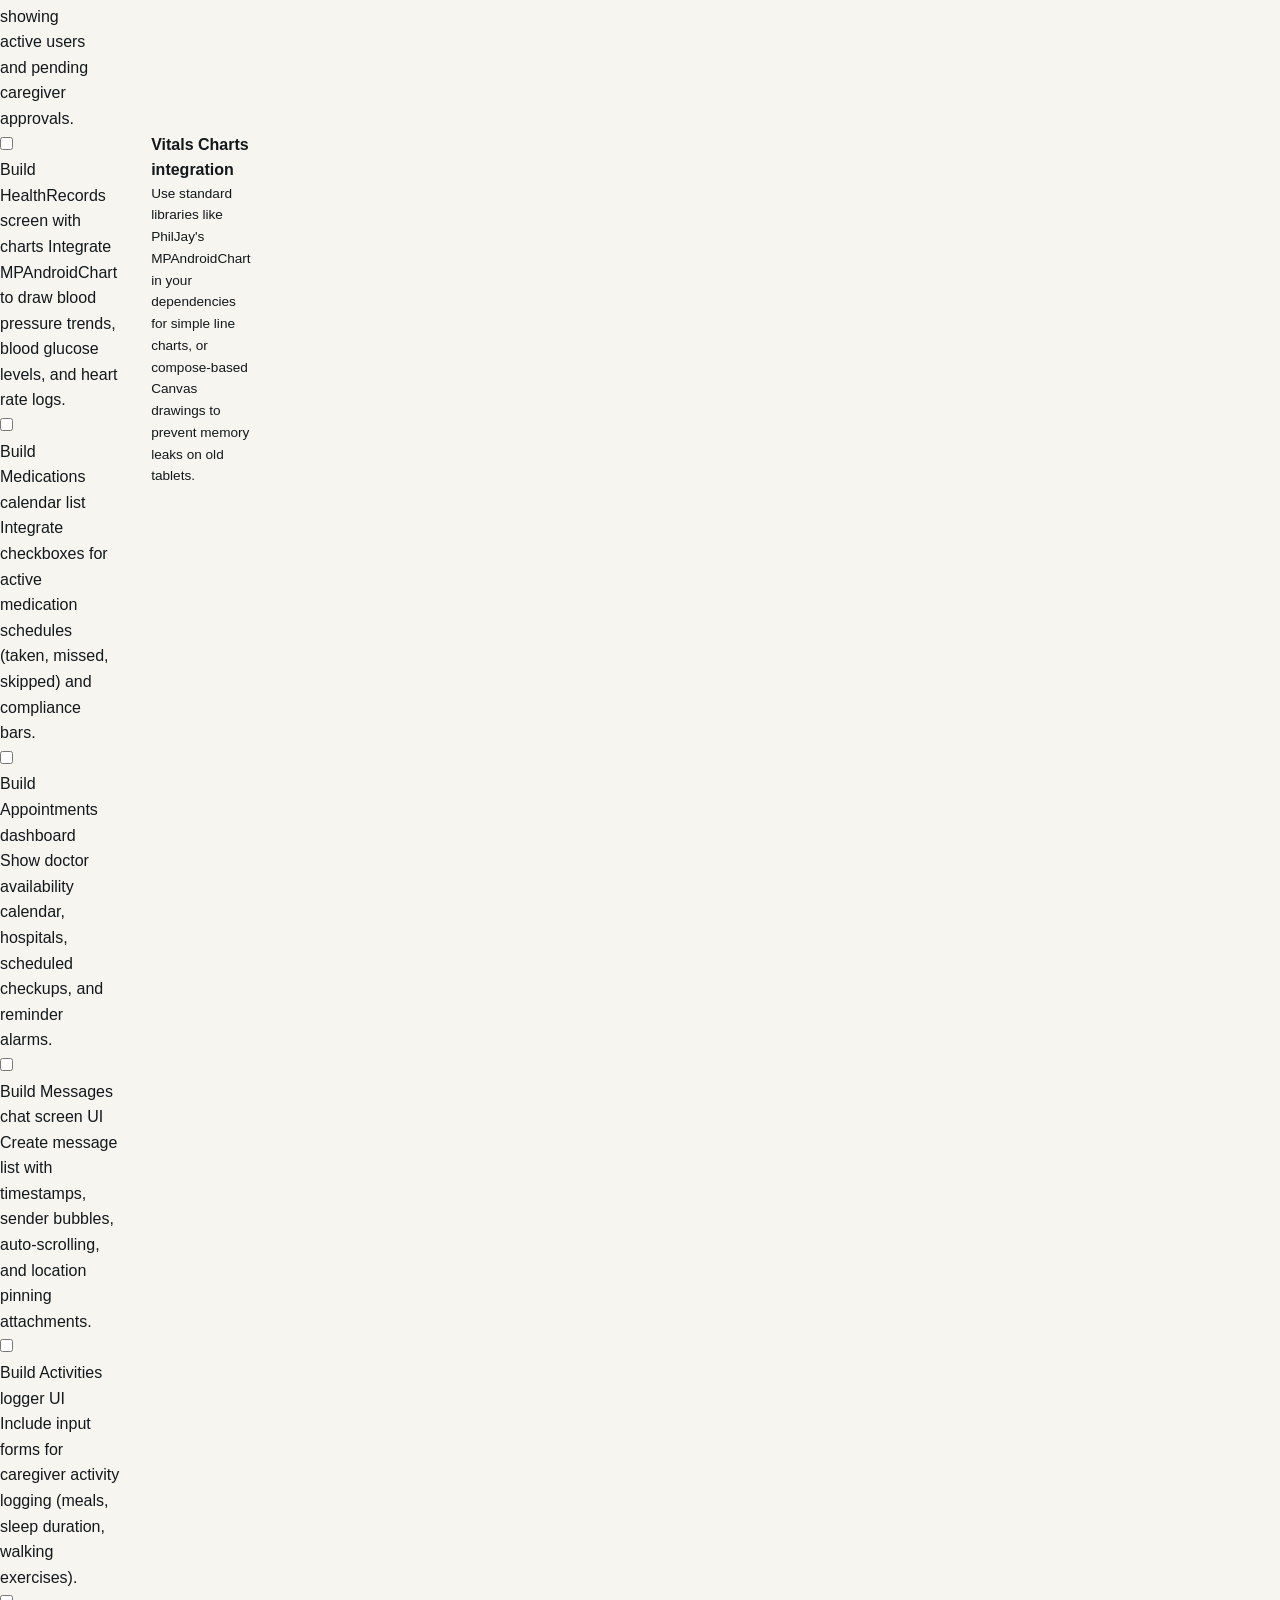
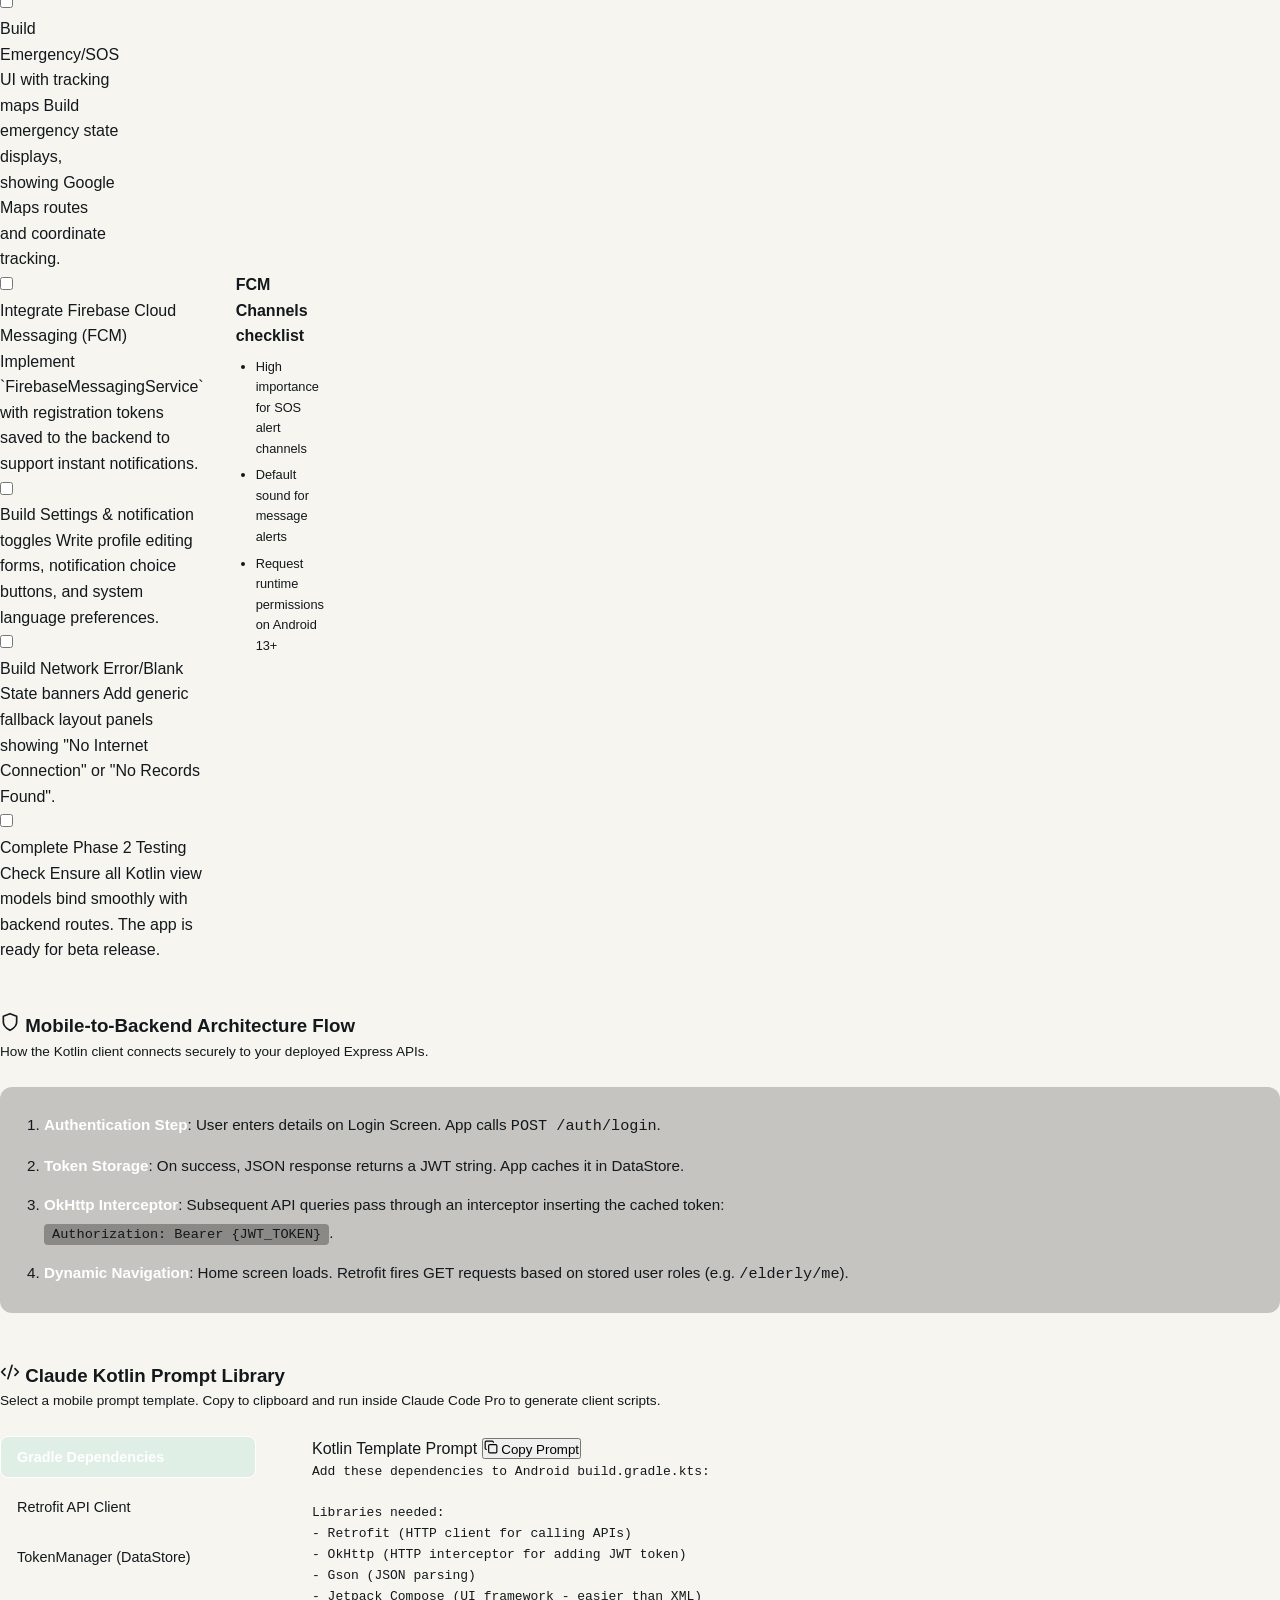
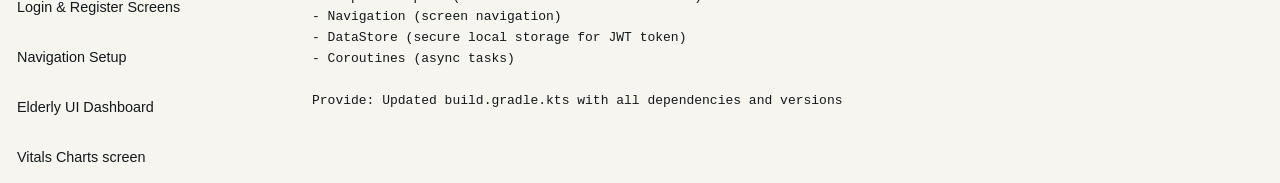
<file: phase2.html>
<!DOCTYPE html>
<html lang="en">
<head>
  <meta charset="UTF-8">
  <meta name="viewport" content="width=device-width, initial-scale=1.0">
  <title>Care Platform - Phase 2: Android App Development</title>
  <meta name="description" content="Phase 2: Building Android Client UI with Jetpack Compose, Retrofit endpoints, secure DataStores, and Firebase messaging.">
  <link rel="stylesheet" href="styles.css">
  <script src="script.js" defer></script>
  <script>
    // Local script to drive the Mobile Prompt Library
    const MOBILE_PROMPTS = {
      gradle: `Add these dependencies to Android build.gradle.kts:

Libraries needed:
- Retrofit (HTTP client for calling APIs)
- OkHttp (HTTP interceptor for adding JWT token)
- Gson (JSON parsing)
- Jetpack Compose (UI framework - easier than XML)
- Navigation (screen navigation)
- DataStore (secure local storage for JWT token)
- Coroutines (async tasks)

Provide: Updated build.gradle.kts with all dependencies and versions`,

      apiclient: `Create Retrofit API client setup:

File: api/ApiClient.kt

Requirements:
- ApiService interface with methods for all backend endpoints
  (You'll build this as we go, start with: login, register, getElderly)
- Interceptor that adds JWT token to every request header:
  Authorization: Bearer {token}
- Base URL: http://your-backend-url:5000 (we'll change later)
- Timeout: 30 seconds
- Error handling for network errors

Include: Example methods for login and register`,

      tokenstore: `Create secure token storage using DataStore:

File: data/TokenManager.kt

Functions:
- saveToken(token: String) - save JWT token
- getToken(): String? - retrieve token
- deleteToken() - logout
- isLoggedIn(): Boolean

Make sure:
- Uses DataStore (secure, encrypted)
- Tokens persist across app restarts
- Can be cleared on logout`,

      authScreen: `Create Login and Register screens using Jetpack Compose:

File: ui/screens/LoginScreen.kt, RegisterScreen.kt

LoginScreen:
- Email input field
- Password input field
- Login button
- Link to 'Create account'
- Show loading indicator while calling API
- Show error message if login fails
- On successful login:
  - Save token
  - Navigate to dashboard

RegisterScreen:
- Name input
- Email input
- Password input
- Phone input
- Role selector (elderly, family, caregiver)
- Register button
- Show validation errors (email format, password length)
- On success: show 'Account created, please login'

Both screens:
- Large buttons (accessibility for elderly)
- Simple, clean design
- Error messages in red
- Use your app's color scheme`,

      navGraph: `Create navigation graph for entire app:

File: ui/navigation/NavGraph.kt

Navigation flow:
- Start: LoginScreen
- If logged in + role=elderly → ElderlyDashboard
- If logged in + role=family → FamilyDashboard
- If logged in + role=caregiver → CaregiverDashboard
- If logged in + role=admin → AdminDashboard

Each dashboard has bottom navigation:
- Elderly: Home, Health, Appointments, Messages, Profile
- Family: Dashboard, Alerts, Location, Messages, Profile
- Caregiver: MyVisits, HealthRecords, Messages, Notifications, Profile
- Admin: Statistics, Users, Emergencies, Announcements

Use Jetpack Navigation component.
Show me the NavGraph and how to navigate between screens.`,

      elderlyDash: `Create Elderly Dashboard UI:

File: ui/screens/elderly/ElderlyDashboardScreen.kt

Components:
1. Top Section (Profile Card)
   - Display: Profile picture, name, age, blood group
   - Big Emergency/SOS button (RED, easy to tap)

2. Health Summary (Today's Health)
   - Last BP reading: Show as 'BP: 120/80'
   - Last Blood Sugar: 'Sugar: 110 mg/dl'
   - Heart Rate: 'HR: 78 bpm'
   - Display in cards, large text

3. Medicine Reminders (Today's Medicines)
   - List today's medications
   - Show time, medicine name, dosage
   - Button: 'Mark as Taken' for each
   - Color: Green if taken, Red if missed

4. Upcoming Appointments (Next 3)
   - Show date, time, doctor name, hospital
   - One-click reminder option

5. Messages (Latest 3)
   - Show 'You have 5 new messages'
   - Quick access to open messages

6. Bottom Actions
   - Call Caregiver (direct phone call or video)
   - Share Location
   - View Full Reports

Make sure:
- Large text (16sp+)
- Large buttons (48dp minimum height)
- High contrast colors
- Clear visual hierarchy
- Loading state while fetching data from API

Use Retrofit to call:
- GET /elderly/me (user profile)
- GET /elderly/me/health-records/latest
- GET /elderly/me/medications?status=active
- GET /elderly/me/appointments?status=scheduled
- GET /messages/unread`,

      healthCharts: `Create Health Records screen:

File: ui/screens/HealthRecordsScreen.kt

Components:
1. Date Range Filter
   - Buttons: 'This week', 'This month', 'All time'
   - Or date picker for custom range

2. Chart Display
   - Blood Pressure chart (line graph, systolic and diastolic)
   - Blood Sugar chart
   - Heart Rate chart
   - X-axis: dates, Y-axis: values
   - Use library: 'com.github.PhilJay:MPAndroidChart' or Jetpack Compose Charts

3. List View
   - Each health record shown as expandable card
   - Click to see details: time, all values, caregiver notes

4. Add Button (Caregiver only)
   - Tap to open form:
     - BP input (systolic/diastolic)
     - Blood sugar
     - Heart rate
     - Temperature
     - Weight
     - Mood (1-10 slider)
     - Sleep hours
     - Notes
   - Submit button calls: POST /elderly/:id/health-records

Include:
- Charts update as new data added
- Validation: BP range 0-300, sugar 0-500
- Loading while submitting
- Success/error messages`
    };

    function changeMobilePrompt(key) {
      const display = document.getElementById('selected-mobile-content');
      if (display && MOBILE_PROMPTS[key]) {
        display.textContent = MOBILE_PROMPTS[key];
        
        // Remove active class from selector buttons
        document.querySelectorAll('.mobile-selector-btn').forEach(btn => {
          btn.classList.remove('active');
        });
        // Add to clicked button
        event.currentTarget.classList.add('active');
      }
    }
  </script>
  <style>
    .mobile-selector-btn {
      display: block;
      width: 100%;
      text-align: left;
      background: transparent;
      border: 1px solid transparent;
      color: var(--text-secondary);
      padding: 0.75rem 1rem;
      border-radius: 8px;
      cursor: pointer;
      font-size: 0.9rem;
      transition: all 0.2s ease;
      margin-bottom: 0.5rem;
    }
    .mobile-selector-btn:hover {
      background: rgba(255, 255, 255, 0.02);
      color: white;
    }
    .mobile-selector-btn.active {
      background: rgba(16, 185, 129, 0.1);
      border-color: var(--color-success);
      color: white;
      font-weight: 600;
    }
  </style>
</head>
<body>
  <div class="layout-container">
    <!-- Sidebar Navigation -->
    <aside class="sidebar">
      <div class="brand">
        <div class="brand-icon">CP</div>
        <div class="brand-name">
          <h1>Care Platform</h1>
          <p>Build Roadmap</p>
        </div>
      </div>
      
      <nav class="nav-menu">
        <li class="nav-item">
          <a href="index.html">
            <svg width="18" height="18" viewBox="0 0 24 24" fill="none" stroke="currentColor" stroke-width="2" stroke-linecap="round" stroke-linejoin="round"><rect width="7" height="9" x="3" y="3" rx="1"/><rect width="7" height="5" x="14" y="3" rx="1"/><rect width="7" height="9" x="14" y="10" rx="1"/><rect width="7" height="5" x="3" y="16" rx="1"/></svg>
            Overview Dashboard
          </a>
        </li>
        <li class="nav-item" data-phase="0">
          <a href="phase0.html">
            <svg width="18" height="18" viewBox="0 0 24 24" fill="none" stroke="currentColor" stroke-width="2" stroke-linecap="round" stroke-linejoin="round"><path d="M4 19.5v-15A2.5 2.5 0 0 1 6.5 2H20v20H6.5a2.5 2.5 0 0 1-2.5-2.5Z"/><path d="M6 6h10M6 10h10"/></svg>
            Phase 0: Learning
            <span class="phase-badge">0%</span>
          </a>
        </li>
        <li class="nav-item" data-phase="1">
          <a href="phase1.html">
            <svg width="18" height="18" viewBox="0 0 24 24" fill="none" stroke="currentColor" stroke-width="2" stroke-linecap="round" stroke-linejoin="round"><ellipse cx="12" cy="5" rx="9" ry="3"/><path d="M3 5v14c0 1.66 4 3 9 3s9-1.34 9-3V5"/><path d="M3 12c0 1.66 4 3 9 3s9-1.34 9-3"/></svg>
            Phase 1: Backend
            <span class="phase-badge">0%</span>
          </a>
        </li>
        <li class="nav-item active" data-phase="2">
          <a href="phase2.html">
            <svg width="18" height="18" viewBox="0 0 24 24" fill="none" stroke="currentColor" stroke-width="2" stroke-linecap="round" stroke-linejoin="round"><rect width="14" height="20" x="5" y="2" rx="2" ry="2"/><path d="M12 18h.01"/></svg>
            Phase 2: Android UI
            <span class="phase-badge">0%</span>
          </a>
        </li>
        <li class="nav-item" data-phase="3">
          <a href="phase3.html">
            <svg width="18" height="18" viewBox="0 0 24 24" fill="none" stroke="currentColor" stroke-width="2" stroke-linecap="round" stroke-linejoin="round"><path d="M12 22s8-4 8-10V5l-8-3-8 3v7c0 6 8 10 8 10z"/></svg>
            Phase 3: Testing
            <span class="phase-badge">0%</span>
          </a>
        </li>
        <li class="nav-item">
          <a href="tools.html">
            <svg width="18" height="18" viewBox="0 0 24 24" fill="none" stroke="currentColor" stroke-width="2" stroke-linecap="round" stroke-linejoin="round"><path d="M12.22 2h-.44a2 2 0 0 0-2 2v.18a2 2 0 0 1-1 1.73l-.43.25a2 2 0 0 1-2 0l-.15-.08a2 2 0 0 0-2.73.73l-.22.38a2 2 0 0 0 .73 2.73l.15.1a2 2 0 0 1 1 1.72v.51a2 2 0 0 1-1 1.74l-.15.09a2 2 0 0 0-.73 2.73l.22.38a2 2 0 0 0 2.73.73l.15-.08a2 2 0 0 1 2 0l.43.25a2 2 0 0 1 1 1.73V20a2 2 0 0 0 2 2h.44a2 2 0 0 0 2-2v-.18a2 2 0 0 1 1-1.73l.43-.25a2 2 0 0 1 2 0l.15.08a2 2 0 0 0 2.73-.73l.22-.39a2 2 0 0 0-.73-2.73l-.15-.08a2 2 0 0 1-1-1.74v-.5a2 2 0 0 1 1-1.74l.15-.1a2 2 0 0 0 .73-2.73l-.22-.38a2 2 0 0 0-2.73-.73l-.15.08a2 2 0 0 1-2 0l-.43-.25a2 2 0 0 1-1-1.73V4a2 2 0 0 0-2-2z"/><circle cx="12" cy="12" r="3"/></svg>
            Deployment & Tools
          </a>
        </li>
      </nav>
      
      <div class="progress-card">
        <div class="progress-header">
          <span>Overall Progress</span>
          <span class="progress-percentage">0%</span>
        </div>
        <div class="progress-bar-container">
          <div class="progress-bar-fill"></div>
        </div>
        <div class="progress-stats">0 of 65 tasks completed</div>
      </div>
    </aside>
    
    <!-- Main Content Area -->
    <main class="main-content animate-fade-in">
      <header class="page-header">
        <div class="page-title">
          <h2>Phase 2: Android App Development</h2>
          <p>Construct the Kotlin client app. Build dashboards for each user role and tie them to backend APIs.</p>
        </div>
        <div class="meta-badges">
          <div class="badge badge-info">Duration: Month 2 - 3</div>
          <div class="badge badge-accent">Goal: Connected Kotlin Client</div>
        </div>
      </header>

      <!-- Week tabs -->
      <section class="glass-card col-12 tabs-wrapper" style="margin-bottom: 3rem;">
        <h3>
          <svg width="20" height="20" viewBox="0 0 24 24" fill="none" stroke="currentColor" stroke-width="2" stroke-linecap="round" stroke-linejoin="round" style="color: var(--color-success);"><rect width="14" height="20" x="5" y="2" rx="2" ry="2"/></svg>
          Phase 2 Week-by-Week Execution
        </h3>
        
        <div class="tabs-container">
          <button class="tab-btn active" data-tab="p2-w1">Week 5-6: Nav & Auth</button>
          <button class="tab-btn" data-tab="p2-w2">Week 7-8: Dashboards</button>
          <button class="tab-btn" data-tab="p2-w3">Week 9-10: Features</button>
          <button class="tab-btn" data-tab="p2-w4">Week 11-12: Polish</button>
        </div>

        <!-- Week 5-6 -->
        <div class="tab-pane active" data-tab-content="p2-w1">
          <div style="display: grid; grid-template-columns: repeat(12, 1fr); gap: 2rem;">
            <div class="col-8">
              <div class="task-list">
                <label class="task-item" for="p2-task1">
                  <div class="task-checkbox-container">
                    <input type="checkbox" id="p2-task1">
                    <span class="checkmark"></span>
                  </div>
                  <div class="task-content">
                    <span class="task-title">Create Android Studio Project</span>
                    <span class="task-desc">Open Android Studio and choose "Empty Activity" template, Kotlin language, Minimum API 26 (Android 8.0+).</span>
                  </div>
                </label>
                <label class="task-item" for="p2-task2">
                  <div class="task-checkbox-container">
                    <input type="checkbox" id="p2-task2">
                    <span class="checkmark"></span>
                  </div>
                  <div class="task-content">
                    <span class="task-title">Configure Gradle Dependencies</span>
                    <span class="task-desc">Add libraries: Retrofit (HTTP clients), Gson (JSON parsing), Jetpack Compose, DataStore (Encrypted token store).</span>
                  </div>
                </label>
                <label class="task-item" for="p2-task3">
                  <div class="task-checkbox-container">
                    <input type="checkbox" id="p2-task3">
                    <span class="checkmark"></span>
                  </div>
                  <div class="task-content">
                    <span class="task-title">Write Retrofit ApiClient Setup</span>
                    <span class="task-desc">In `api/ApiClient.kt`, code service declarations and interceptors attaching token header checks.</span>
                  </div>
                </label>
                <label class="task-item" for="p2-task4">
                  <div class="task-checkbox-container">
                    <input type="checkbox" id="p2-task4">
                    <span class="checkmark"></span>
                  </div>
                  <div class="task-content">
                    <span class="task-title">Implement Secure TokenManager DataStore</span>
                    <span class="task-desc">Code `data/TokenManager.kt` saving, retrieving, and clearing JWT login credentials.</span>
                  </div>
                </label>
                <label class="task-item" for="p2-task5">
                  <div class="task-checkbox-container">
                    <input type="checkbox" id="p2-task5">
                    <span class="checkmark"></span>
                  </div>
                  <div class="task-content">
                    <span class="task-title">Build Login Screen (Jetpack Compose)</span>
                    <span class="task-desc">Implement email and password text fields, login hooks, progress rings, and error messages.</span>
                  </div>
                </label>
                <label class="task-item" for="p2-task6">
                  <div class="task-checkbox-container">
                    <input type="checkbox" id="p2-task6">
                    <span class="checkmark"></span>
                  </div>
                  <div class="task-content">
                    <span class="task-title">Build Register Screen UI</span>
                    <span class="task-desc">Add registration form containing fields for name, role selector, phone number, and validation indicators.</span>
                  </div>
                </label>
                <label class="task-item" for="p2-task7">
                  <div class="task-checkbox-container">
                    <input type="checkbox" id="p2-task7">
                    <span class="checkmark"></span>
                  </div>
                  <div class="task-content">
                    <span class="task-title">Build Navigation Graph (NavGraph.kt)</span>
                    <span class="task-desc">Write navigation routes forwarding users to appropriate dashboards based on authenticated roles.</span>
                  </div>
                </label>
              </div>
            </div>
            <div class="col-4">
              <div class="callout callout-info" style="margin: 0;">
                <h4>Encrypted DataStore</h4>
                <p style="font-size: 0.85rem;">Do not utilize standard SharedPreferences for storing login tokens. Standard XML files are unencrypted on rooted phones. Always use Preference DataStore or EncryptedSharedPreferences.</p>
              </div>
            </div>
          </div>
        </div>

        <!-- Week 7-8 -->
        <div class="tab-pane" data-tab-content="p2-w2">
          <div style="display: grid; grid-template-columns: repeat(12, 1fr); gap: 2rem;">
            <div class="col-8">
              <div class="task-list">
                <label class="task-item" for="p2-task8">
                  <div class="task-checkbox-container">
                    <input type="checkbox" id="p2-task8">
                    <span class="checkmark"></span>
                  </div>
                  <div class="task-content">
                    <span class="task-title">Build Elderly Dashboard UI</span>
                    <span class="task-desc">Incorporate large text fields, a red SOS button, medication ticks, and simple contact caregiver cards.</span>
                  </div>
                </label>
                <label class="task-item" for="p2-task9">
                  <div class="task-checkbox-container">
                    <input type="checkbox" id="p2-task9">
                    <span class="checkmark"></span>
                  </div>
                  <div class="task-content">
                    <span class="task-title">Build Family Member Dashboard UI</span>
                    <span class="task-desc">Create metrics overview representing vitals details, progress trackers, and real-time emergency banners.</span>
                  </div>
                </label>
                <label class="task-item" for="p2-task10">
                  <div class="task-checkbox-container">
                    <input type="checkbox" id="p2-task10">
                    <span class="checkmark"></span>
                  </div>
                  <div class="task-content">
                    <span class="task-title">Build Caregiver Dashboard UI</span>
                    <span class="task-desc">Create patient lists, visit calendar feeds, assignment indicators, and alert notifications.</span>
                  </div>
                </label>
                <label class="task-item" for="p2-task11">
                  <div class="task-checkbox-container">
                    <input type="checkbox" id="p2-task11">
                    <span class="checkmark"></span>
                  </div>
                  <div class="task-content">
                    <span class="task-title">Build Admin Dashboard UI</span>
                    <span class="task-desc">Build system usage statistics dashboard showing active users and pending caregiver approvals.</span>
                  </div>
                </label>
              </div>
            </div>
            <div class="col-4">
              <div class="callout callout-warning" style="margin: 0;">
                <h4>Accessibility details</h4>
                <p style="font-size: 0.85rem;">Elderly dashboards must utilize:
                  <br>• Font sizes of at least 16sp
                  <br>• High-contrast backgrounds
                  <br>• Touch targets of at least 48dp height
                </p>
              </div>
            </div>
          </div>
        </div>

        <!-- Week 9-10 -->
        <div class="tab-pane" data-tab-content="p2-w3">
          <div style="display: grid; grid-template-columns: repeat(12, 1fr); gap: 2rem;">
            <div class="col-8">
              <div class="task-list">
                <label class="task-item" for="p2-task12">
                  <div class="task-checkbox-container">
                    <input type="checkbox" id="p2-task12">
                    <span class="checkmark"></span>
                  </div>
                  <div class="task-content">
                    <span class="task-title">Build HealthRecords screen with charts</span>
                    <span class="task-desc">Integrate MPAndroidChart to draw blood pressure trends, blood glucose levels, and heart rate logs.</span>
                  </div>
                </label>
                <label class="task-item" for="p2-task13">
                  <div class="task-checkbox-container">
                    <input type="checkbox" id="p2-task13">
                    <span class="checkmark"></span>
                  </div>
                  <div class="task-content">
                    <span class="task-title">Build Medications calendar list</span>
                    <span class="task-desc">Integrate checkboxes for active medication schedules (taken, missed, skipped) and compliance bars.</span>
                  </div>
                </label>
                <label class="task-item" for="p2-task14">
                  <div class="task-checkbox-container">
                    <input type="checkbox" id="p2-task14">
                    <span class="checkmark"></span>
                  </div>
                  <div class="task-content">
                    <span class="task-title">Build Appointments dashboard</span>
                    <span class="task-desc">Show doctor availability calendar, hospitals, scheduled checkups, and reminder alarms.</span>
                  </div>
                </label>
                <label class="task-item" for="p2-task15">
                  <div class="task-checkbox-container">
                    <input type="checkbox" id="p2-task15">
                    <span class="checkmark"></span>
                  </div>
                  <div class="task-content">
                    <span class="task-title">Build Messages chat screen UI</span>
                    <span class="task-desc">Create message list with timestamps, sender bubbles, auto-scrolling, and location pinning attachments.</span>
                  </div>
                </label>
                <label class="task-item" for="p2-task16">
                  <div class="task-checkbox-container">
                    <input type="checkbox" id="p2-task16">
                    <span class="checkmark"></span>
                  </div>
                  <div class="task-content">
                    <span class="task-title">Build Activities logger UI</span>
                    <span class="task-desc">Include input forms for caregiver activity logging (meals, sleep duration, walking exercises).</span>
                  </div>
                </label>
                <label class="task-item" for="p2-task17">
                  <div class="task-checkbox-container">
                    <input type="checkbox" id="p2-task17">
                    <span class="checkmark"></span>
                  </div>
                  <div class="task-content">
                    <span class="task-title">Build Emergency/SOS UI with tracking maps</span>
                    <span class="task-desc">Build emergency state displays, showing Google Maps routes and coordinate tracking.</span>
                  </div>
                </label>
              </div>
            </div>
            <div class="col-4">
              <div class="callout callout-info" style="margin: 0;">
                <h4>Vitals Charts integration</h4>
                <p style="font-size: 0.85rem;">Use standard libraries like PhilJay's MPAndroidChart in your dependencies for simple line charts, or compose-based Canvas drawings to prevent memory leaks on old tablets.</p>
              </div>
            </div>
          </div>
        </div>

        <!-- Week 11-12 -->
        <div class="tab-pane" data-tab-content="p2-w4">
          <div style="display: grid; grid-template-columns: repeat(12, 1fr); gap: 2rem;">
            <div class="col-8">
              <div class="task-list">
                <label class="task-item" for="p2-task18">
                  <div class="task-checkbox-container">
                    <input type="checkbox" id="p2-task18">
                    <span class="checkmark"></span>
                  </div>
                  <div class="task-content">
                    <span class="task-title">Integrate Firebase Cloud Messaging (FCM)</span>
                    <span class="task-desc">Implement `FirebaseMessagingService` with registration tokens saved to the backend to support instant notifications.</span>
                  </div>
                </label>
                <label class="task-item" for="p2-task19">
                  <div class="task-checkbox-container">
                    <input type="checkbox" id="p2-task19">
                    <span class="checkmark"></span>
                  </div>
                  <div class="task-content">
                    <span class="task-title">Build Settings & notification toggles</span>
                    <span class="task-desc">Write profile editing forms, notification choice buttons, and system language preferences.</span>
                  </div>
                </label>
                <label class="task-item" for="p2-task20">
                  <div class="task-checkbox-container">
                    <input type="checkbox" id="p2-task20">
                    <span class="checkmark"></span>
                  </div>
                  <div class="task-content">
                    <span class="task-title">Build Network Error/Blank State banners</span>
                    <span class="task-desc">Add generic fallback layout panels showing "No Internet Connection" or "No Records Found".</span>
                  </div>
                </label>
                <label class="task-item" for="p2-task21">
                  <div class="task-checkbox-container">
                    <input type="checkbox" id="p2-task21">
                    <span class="checkmark"></span>
                  </div>
                  <div class="task-content">
                    <span class="task-title">Complete Phase 2 Testing Check</span>
                    <span class="task-desc">Ensure all Kotlin view models bind smoothly with backend routes. The app is ready for beta release.</span>
                  </div>
                </label>
              </div>
            </div>
            <div class="col-4">
              <div class="mini-card">
                <h4>FCM Channels checklist</h4>
                <ul style="font-size: 0.8rem; padding-left: 1.25rem; display: flex; flex-direction: column; gap: 0.4rem; color: var(--text-secondary); margin-top: 0.5rem;">
                  <li>High importance for SOS alert channels</li>
                  <li>Default sound for message alerts</li>
                  <li>Request runtime permissions on Android 13+</li>
                </ul>
              </div>
            </div>
          </div>
        </div>
      </section>

      <!-- App Architecture Outline -->
      <section class="glass-card col-12" style="margin-bottom: 3rem;">
        <h3>
          <svg width="20" height="20" viewBox="0 0 24 24" fill="none" stroke="currentColor" stroke-width="2" stroke-linecap="round" stroke-linejoin="round" style="color: var(--color-success);"><path d="M12 22s8-4 8-10V5l-8-3-8 3v7c0 6 8 10 8 10z"/></svg>
          Mobile-to-Backend Architecture Flow
        </h3>
        <p style="color: var(--text-secondary); margin-bottom: 1.5rem; font-size: 0.85rem;">
          How the Kotlin client connects securely to your deployed Express APIs.
        </p>

        <div style="background: rgba(0,0,0,0.2); padding: 1.5rem; border-radius: 12px; border: 1px solid var(--border-glass); line-height: 1.8; font-size: 0.95rem;">
          <ol style="padding-left: 1.25rem; display: flex; flex-direction: column; gap: 0.75rem; color: var(--text-secondary);">
            <li><strong style="color: white;">Authentication Step</strong>: User enters details on Login Screen. App calls <code style="font-family: var(--font-mono); color: var(--color-secondary);">POST /auth/login</code>.</li>
            <li><strong style="color: white;">Token Storage</strong>: On success, JSON response returns a JWT string. App caches it in DataStore.</li>
            <li><strong style="color: white;">OkHttp Interceptor</strong>: Subsequent API queries pass through an interceptor inserting the cached token:
              <br><code style="font-family: var(--font-mono); color: var(--color-primary); background: rgba(0,0,0,0.3); padding: 0.2rem 0.5rem; border-radius: 4px; font-size: 0.85rem;">Authorization: Bearer {JWT_TOKEN}</code>.
            </li>
            <li><strong style="color: white;">Dynamic Navigation</strong>: Home screen loads. Retrofit fires GET requests based on stored user roles (e.g. <code style="font-family: var(--font-mono); color: var(--color-secondary);">/elderly/me</code>).</li>
          </ol>
        </div>
      </section>

      <!-- Interactive Claude Code Prompt Library (Mobile Focus) -->
      <section class="glass-card col-12">
        <h3>
          <svg width="20" height="20" viewBox="0 0 24 24" fill="none" stroke="currentColor" stroke-width="2" stroke-linecap="round" stroke-linejoin="round" style="color: var(--color-success);"><path d="m18 16 4-4-4-4"/><path d="m6 8-4 4 4 4"/><path d="m14.5 4-5 16"/></svg>
          Claude Kotlin Prompt Library
        </h3>
        <p style="color: var(--text-secondary); margin-bottom: 1.5rem; font-size: 0.85rem;">
          Select a mobile prompt template. Copy to clipboard and run inside Claude Code Pro to generate client scripts.
        </p>

        <div style="display: grid; grid-template-columns: 280px 1fr; gap: 2rem;">
          <!-- Selector Column -->
          <div style="border-right: 1px solid var(--border-glass); padding-right: 1.5rem;">
            <button class="mobile-selector-btn active" onclick="changeMobilePrompt('gradle')">Gradle Dependencies</button>
            <button class="mobile-selector-btn" onclick="changeMobilePrompt('apiclient')">Retrofit API Client</button>
            <button class="mobile-selector-btn" onclick="changeMobilePrompt('tokenstore')">TokenManager (DataStore)</button>
            <button class="mobile-selector-btn" onclick="changeMobilePrompt('authScreen')">Login & Register Screens</button>
            <button class="mobile-selector-btn" onclick="changeMobilePrompt('navGraph')">Navigation Setup</button>
            <button class="mobile-selector-btn" onclick="changeMobilePrompt('elderlyDash')">Elderly UI Dashboard</button>
            <button class="mobile-selector-btn" onclick="changeMobilePrompt('healthCharts')">Vitals Charts screen</button>
          </div>

          <!-- Output Box Column -->
          <div class="prompt-box" style="margin: 0;">
            <div class="prompt-header">
              <span class="prompt-label" id="selected-mobile-title">Kotlin Template Prompt</span>
              <button class="copy-btn">
                <svg width="14" height="14" viewBox="0 0 24 24" fill="none" stroke="currentColor" stroke-width="2" stroke-linecap="round" stroke-linejoin="round"><rect width="14" height="14" x="8" y="8" rx="2" ry="2"/><path d="M4 16c-1.1 0-2-.9-2-2V4c0-1.1.9-2 2-2h10c1.1 0 2 .9 2 2"/></svg>
                Copy Prompt
              </button>
            </div>
            <pre class="prompt-content" id="selected-mobile-content">Add these dependencies to Android build.gradle.kts:

Libraries needed:
- Retrofit (HTTP client for calling APIs)
- OkHttp (HTTP interceptor for adding JWT token)
- Gson (JSON parsing)
- Jetpack Compose (UI framework - easier than XML)
- Navigation (screen navigation)
- DataStore (secure local storage for JWT token)
- Coroutines (async tasks)

Provide: Updated build.gradle.kts with all dependencies and versions</pre>
          </div>
        </div>
      </section>
    </main>
  </div>
</body>
</html>
</file>
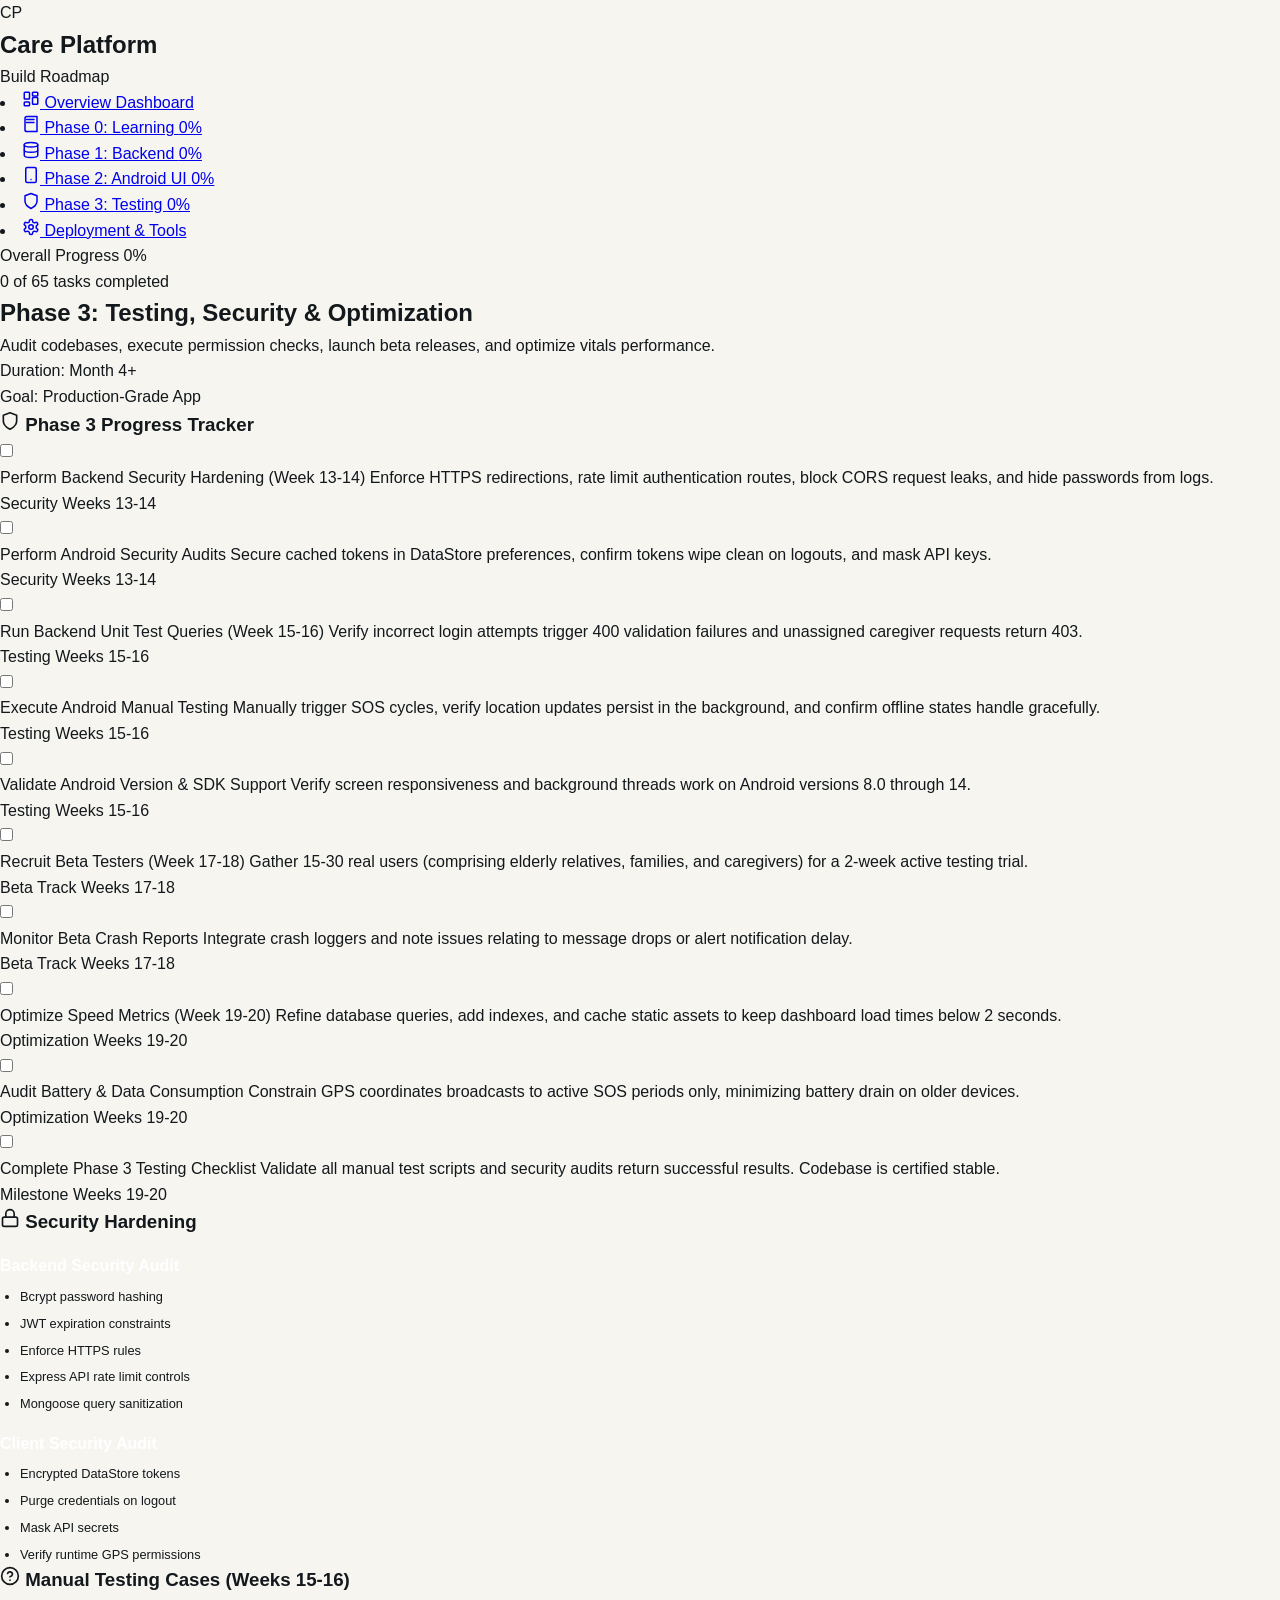
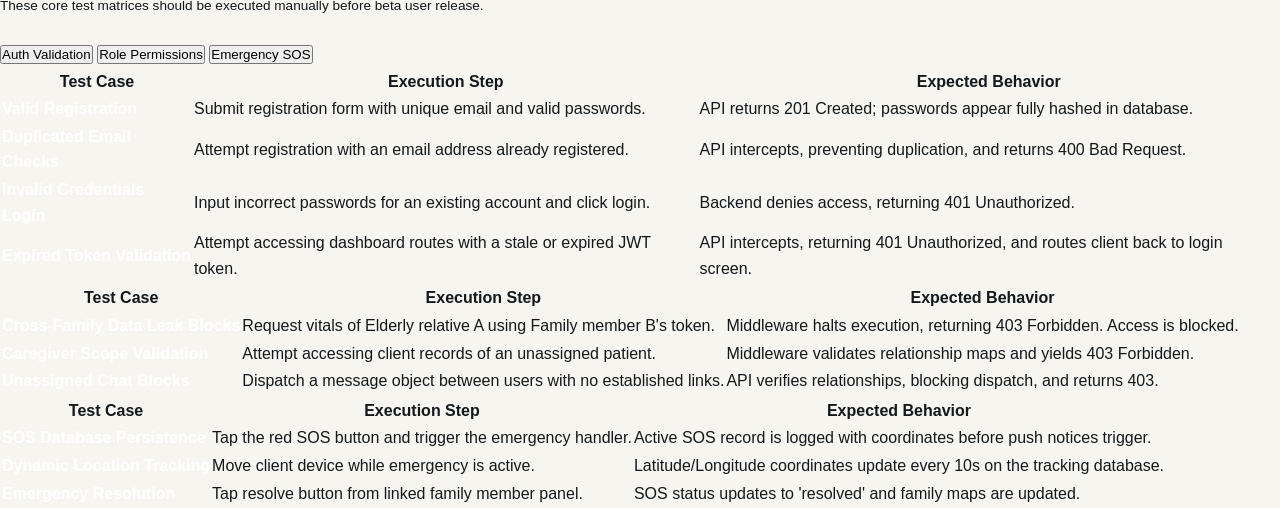
<file: phase3.html>
<!DOCTYPE html>
<html lang="en">
<head>
  <meta charset="UTF-8">
  <meta name="viewport" content="width=device-width, initial-scale=1.0">
  <title>Care Platform - Phase 3: Testing, Security & Optimization</title>
  <meta name="description" content="Phase 3: Enforcing security audits, authorization checks, beta user testing, battery performance audits, and bug fixing.">
  <link rel="stylesheet" href="styles.css">
  <script src="script.js" defer></script>
</head>
<body>
  <div class="layout-container">
    <!-- Sidebar Navigation -->
    <aside class="sidebar">
      <div class="brand">
        <div class="brand-icon">CP</div>
        <div class="brand-name">
          <h1>Care Platform</h1>
          <p>Build Roadmap</p>
        </div>
      </div>
      
      <nav class="nav-menu">
        <li class="nav-item">
          <a href="index.html">
            <svg width="18" height="18" viewBox="0 0 24 24" fill="none" stroke="currentColor" stroke-width="2" stroke-linecap="round" stroke-linejoin="round"><rect width="7" height="9" x="3" y="3" rx="1"/><rect width="7" height="5" x="14" y="3" rx="1"/><rect width="7" height="9" x="14" y="10" rx="1"/><rect width="7" height="5" x="3" y="16" rx="1"/></svg>
            Overview Dashboard
          </a>
        </li>
        <li class="nav-item" data-phase="0">
          <a href="phase0.html">
            <svg width="18" height="18" viewBox="0 0 24 24" fill="none" stroke="currentColor" stroke-width="2" stroke-linecap="round" stroke-linejoin="round"><path d="M4 19.5v-15A2.5 2.5 0 0 1 6.5 2H20v20H6.5a2.5 2.5 0 0 1-2.5-2.5Z"/><path d="M6 6h10M6 10h10"/></svg>
            Phase 0: Learning
            <span class="phase-badge">0%</span>
          </a>
        </li>
        <li class="nav-item" data-phase="1">
          <a href="phase1.html">
            <svg width="18" height="18" viewBox="0 0 24 24" fill="none" stroke="currentColor" stroke-width="2" stroke-linecap="round" stroke-linejoin="round"><ellipse cx="12" cy="5" rx="9" ry="3"/><path d="M3 5v14c0 1.66 4 3 9 3s9-1.34 9-3V5"/><path d="M3 12c0 1.66 4 3 9 3s9-1.34 9-3"/></svg>
            Phase 1: Backend
            <span class="phase-badge">0%</span>
          </a>
        </li>
        <li class="nav-item" data-phase="2">
          <a href="phase2.html">
            <svg width="18" height="18" viewBox="0 0 24 24" fill="none" stroke="currentColor" stroke-width="2" stroke-linecap="round" stroke-linejoin="round"><rect width="14" height="20" x="5" y="2" rx="2" ry="2"/><path d="M12 18h.01"/></svg>
            Phase 2: Android UI
            <span class="phase-badge">0%</span>
          </a>
        </li>
        <li class="nav-item active" data-phase="3">
          <a href="phase3.html">
            <svg width="18" height="18" viewBox="0 0 24 24" fill="none" stroke="currentColor" stroke-width="2" stroke-linecap="round" stroke-linejoin="round"><path d="M12 22s8-4 8-10V5l-8-3-8 3v7c0 6 8 10 8 10z"/></svg>
            Phase 3: Testing
            <span class="phase-badge">0%</span>
          </a>
        </li>
        <li class="nav-item">
          <a href="tools.html">
            <svg width="18" height="18" viewBox="0 0 24 24" fill="none" stroke="currentColor" stroke-width="2" stroke-linecap="round" stroke-linejoin="round"><path d="M12.22 2h-.44a2 2 0 0 0-2 2v.18a2 2 0 0 1-1 1.73l-.43.25a2 2 0 0 1-2 0l-.15-.08a2 2 0 0 0-2.73.73l-.22.38a2 2 0 0 0 .73 2.73l.15.1a2 2 0 0 1 1 1.72v.51a2 2 0 0 1-1 1.74l-.15.09a2 2 0 0 0-.73 2.73l.22.38a2 2 0 0 0 2.73.73l.15-.08a2 2 0 0 1 2 0l.43.25a2 2 0 0 1 1 1.73V20a2 2 0 0 0 2 2h.44a2 2 0 0 0 2-2v-.18a2 2 0 0 1 1-1.73l.43-.25a2 2 0 0 1 2 0l.15.08a2 2 0 0 0 2.73-.73l.22-.39a2 2 0 0 0-.73-2.73l-.15-.08a2 2 0 0 1-1-1.74v-.5a2 2 0 0 1 1-1.74l.15-.1a2 2 0 0 0 .73-2.73l-.22-.38a2 2 0 0 0-2.73-.73l-.15.08a2 2 0 0 1-2 0l-.43-.25a2 2 0 0 1-1-1.73V4a2 2 0 0 0-2-2z"/><circle cx="12" cy="12" r="3"/></svg>
            Deployment & Tools
          </a>
        </li>
      </nav>
      
      <div class="progress-card">
        <div class="progress-header">
          <span>Overall Progress</span>
          <span class="progress-percentage">0%</span>
        </div>
        <div class="progress-bar-container">
          <div class="progress-bar-fill"></div>
        </div>
        <div class="progress-stats">0 of 65 tasks completed</div>
      </div>
    </aside>
    
    <!-- Main Content Area -->
    <main class="main-content animate-fade-in">
      <header class="page-header">
        <div class="page-title">
          <h2>Phase 3: Testing, Security & Optimization</h2>
          <p>Audit codebases, execute permission checks, launch beta releases, and optimize vitals performance.</p>
        </div>
        <div class="meta-badges">
          <div class="badge badge-info">Duration: Month 4+</div>
          <div class="badge badge-accent">Goal: Production-Grade App</div>
        </div>
      </header>

      <!-- Phase 3 Grid Cards -->
      <div class="dashboard-grid">
        <!-- Interactive Checklists for Phase 3 -->
        <div class="glass-card col-8">
          <h3>
            <svg width="20" height="20" viewBox="0 0 24 24" fill="none" stroke="currentColor" stroke-width="2" stroke-linecap="round" stroke-linejoin="round" style="color: var(--color-danger);"><path d="M12 22s8-4 8-10V5l-8-3-8 3v7c0 6 8 10 8 10z"/></svg>
            Phase 3 Progress Tracker
          </h3>
          
          <div class="task-list">
            <!-- Task 1 -->
            <label class="task-item" for="p3-task1">
              <div class="task-checkbox-container">
                <input type="checkbox" id="p3-task1">
                <span class="checkmark"></span>
              </div>
              <div class="task-content">
                <span class="task-title">Perform Backend Security Hardening (Week 13-14)</span>
                <span class="task-desc">Enforce HTTPS redirections, rate limit authentication routes, block CORS request leaks, and hide passwords from logs.</span>
                <div class="task-meta">
                  <span class="task-badge">Security</span>
                  <span class="task-badge">Weeks 13-14</span>
                </div>
              </div>
            </label>

            <!-- Task 2 -->
            <label class="task-item" for="p3-task2">
              <div class="task-checkbox-container">
                <input type="checkbox" id="p3-task2">
                <span class="checkmark"></span>
              </div>
              <div class="task-content">
                <span class="task-title">Perform Android Security Audits</span>
                <span class="task-desc">Secure cached tokens in DataStore preferences, confirm tokens wipe clean on logouts, and mask API keys.</span>
                <div class="task-meta">
                  <span class="task-badge">Security</span>
                  <span class="task-badge">Weeks 13-14</span>
                </div>
              </div>
            </label>

            <!-- Task 3 -->
            <label class="task-item" for="p3-task3">
              <div class="task-checkbox-container">
                <input type="checkbox" id="p3-task3">
                <span class="checkmark"></span>
              </div>
              <div class="task-content">
                <span class="task-title">Run Backend Unit Test Queries (Week 15-16)</span>
                <span class="task-desc">Verify incorrect login attempts trigger 400 validation failures and unassigned caregiver requests return 403.</span>
                <div class="task-meta">
                  <span class="task-badge">Testing</span>
                  <span class="task-badge">Weeks 15-16</span>
                </div>
              </div>
            </label>

            <!-- Task 4 -->
            <label class="task-item" for="p3-task4">
              <div class="task-checkbox-container">
                <input type="checkbox" id="p3-task4">
                <span class="checkmark"></span>
              </div>
              <div class="task-content">
                <span class="task-title">Execute Android Manual Testing</span>
                <span class="task-desc">Manually trigger SOS cycles, verify location updates persist in the background, and confirm offline states handle gracefully.</span>
                <div class="task-meta">
                  <span class="task-badge">Testing</span>
                  <span class="task-badge">Weeks 15-16</span>
                </div>
              </div>
            </label>

            <!-- Task 5 -->
            <label class="task-item" for="p3-task5">
              <div class="task-checkbox-container">
                <input type="checkbox" id="p3-task5">
                <span class="checkmark"></span>
              </div>
              <div class="task-content">
                <span class="task-title">Validate Android Version & SDK Support</span>
                <span class="task-desc">Verify screen responsiveness and background threads work on Android versions 8.0 through 14.</span>
                <div class="task-meta">
                  <span class="task-badge">Testing</span>
                  <span class="task-badge">Weeks 15-16</span>
                </div>
              </div>
            </label>

            <!-- Task 6 -->
            <label class="task-item" for="p3-task6">
              <div class="task-checkbox-container">
                <input type="checkbox" id="p3-task6">
                <span class="checkmark"></span>
              </div>
              <div class="task-content">
                <span class="task-title">Recruit Beta Testers (Week 17-18)</span>
                <span class="task-desc">Gather 15-30 real users (comprising elderly relatives, families, and caregivers) for a 2-week active testing trial.</span>
                <div class="task-meta">
                  <span class="task-badge">Beta Track</span>
                  <span class="task-badge">Weeks 17-18</span>
                </div>
              </div>
            </label>

            <!-- Task 7 -->
            <label class="task-item" for="p3-task7">
              <div class="task-checkbox-container">
                <input type="checkbox" id="p3-task7">
                <span class="checkmark"></span>
              </div>
              <div class="task-content">
                <span class="task-title">Monitor Beta Crash Reports</span>
                <span class="task-desc">Integrate crash loggers and note issues relating to message drops or alert notification delay.</span>
                <div class="task-meta">
                  <span class="task-badge">Beta Track</span>
                  <span class="task-badge">Weeks 17-18</span>
                </div>
              </div>
            </label>

            <!-- Task 8 -->
            <label class="task-item" for="p3-task8">
              <div class="task-checkbox-container">
                <input type="checkbox" id="p3-task8">
                <span class="checkmark"></span>
              </div>
              <div class="task-content">
                <span class="task-title">Optimize Speed Metrics (Week 19-20)</span>
                <span class="task-desc">Refine database queries, add indexes, and cache static assets to keep dashboard load times below 2 seconds.</span>
                <div class="task-meta">
                  <span class="task-badge">Optimization</span>
                  <span class="task-badge">Weeks 19-20</span>
                </div>
              </div>
            </label>

            <!-- Task 9 -->
            <label class="task-item" for="p3-task9">
              <div class="task-checkbox-container">
                <input type="checkbox" id="p3-task9">
                <span class="checkmark"></span>
              </div>
              <div class="task-content">
                <span class="task-title">Audit Battery & Data Consumption</span>
                <span class="task-desc">Constrain GPS coordinates broadcasts to active SOS periods only, minimizing battery drain on older devices.</span>
                <div class="task-meta">
                  <span class="task-badge">Optimization</span>
                  <span class="task-badge">Weeks 19-20</span>
                </div>
              </div>
            </label>

            <!-- Task 10 -->
            <label class="task-item" for="p3-task10">
              <div class="task-checkbox-container">
                <input type="checkbox" id="p3-task10">
                <span class="checkmark"></span>
              </div>
              <div class="task-content">
                <span class="task-title">Complete Phase 3 Testing Checklist</span>
                <span class="task-desc">Validate all manual test scripts and security audits return successful results. Codebase is certified stable.</span>
                <div class="task-meta">
                  <span class="task-badge">Milestone</span>
                  <span class="task-badge">Weeks 19-20</span>
                </div>
              </div>
            </label>
          </div>
        </div>

        <!-- Security audit checklists -->
        <div class="glass-card col-4">
          <h3>
            <svg width="20" height="20" viewBox="0 0 24 24" fill="none" stroke="currentColor" stroke-width="2" stroke-linecap="round" stroke-linejoin="round" style="color: var(--color-danger);"><rect width="18" height="11" x="3" y="11" rx="2" ry="2"/><path d="M7 11V7a5 5 0 0 1 10 0v4"/></svg>
            Security Hardening
          </h3>
          
          <div style="display: flex; flex-direction: column; gap: 1rem; margin-top: 1rem;">
            <div class="mini-card" style="border-color: rgba(239, 68, 68, 0.15);">
              <h4 style="font-size: 1rem; color: white;">Backend Security Audit</h4>
              <ul style="font-size: 0.8rem; padding-left: 1.25rem; display: flex; flex-direction: column; gap: 0.4rem; color: var(--text-secondary); margin-top: 0.5rem;">
                <li>Bcrypt password hashing</li>
                <li>JWT expiration constraints</li>
                <li>Enforce HTTPS rules</li>
                <li>Express API rate limit controls</li>
                <li>Mongoose query sanitization</li>
              </ul>
            </div>
            
            <div class="mini-card" style="border-color: rgba(239, 68, 68, 0.15);">
              <h4 style="font-size: 1rem; color: white;">Client Security Audit</h4>
              <ul style="font-size: 0.8rem; padding-left: 1.25rem; display: flex; flex-direction: column; gap: 0.4rem; color: var(--text-secondary); margin-top: 0.5rem;">
                <li>Encrypted DataStore tokens</li>
                <li>Purge credentials on logout</li>
                <li>Mask API secrets</li>
                <li>Verify runtime GPS permissions</li>
              </ul>
            </div>
          </div>
        </div>
      </div>

      <!-- Manual Unit Test Cases Tabbed -->
      <section class="glass-card col-12 tabs-wrapper">
        <h3>
          <svg width="20" height="20" viewBox="0 0 24 24" fill="none" stroke="currentColor" stroke-width="2" stroke-linecap="round" stroke-linejoin="round" style="color: var(--color-secondary);"><circle cx="12" cy="12" r="10"/><path d="M9.09 9a3 3 0 0 1 5.83 1c0 2-3 3-3 3"/><line x1="12" x2="12.01" y1="17" y2="17"/></svg>
          Manual Testing Cases (Weeks 15-16)
        </h3>
        <p style="color: var(--text-secondary); margin-bottom: 1.5rem; font-size: 0.85rem;">
          These core test matrices should be executed manually before beta user release.
        </p>

        <div class="tabs-container">
          <button class="tab-btn active" data-tab="test-auth">Auth Validation</button>
          <button class="tab-btn" data-tab="test-permissions">Role Permissions</button>
          <button class="tab-btn" data-tab="test-sos">Emergency SOS</button>
        </div>

        <!-- Auth -->
        <div class="tab-pane active" data-tab-content="test-auth">
          <div class="table-wrapper">
            <table>
              <thead>
                <tr>
                  <th>Test Case</th>
                  <th>Execution Step</th>
                  <th>Expected Behavior</th>
                </tr>
              </thead>
              <tbody>
                <tr>
                  <td style="font-weight: 600; color: white;">Valid Registration</td>
                  <td>Submit registration form with unique email and valid passwords.</td>
                  <td>API returns 201 Created; passwords appear fully hashed in database.</td>
                </tr>
                <tr>
                  <td style="font-weight: 600; color: white;">Duplicated Email Checks</td>
                  <td>Attempt registration with an email address already registered.</td>
                  <td>API intercepts, preventing duplication, and returns 400 Bad Request.</td>
                </tr>
                <tr>
                  <td style="font-weight: 600; color: white;">Invalid Credentials Login</td>
                  <td>Input incorrect passwords for an existing account and click login.</td>
                  <td>Backend denies access, returning 401 Unauthorized.</td>
                </tr>
                <tr>
                  <td style="font-weight: 600; color: white;">Expired Token Validation</td>
                  <td>Attempt accessing dashboard routes with a stale or expired JWT token.</td>
                  <td>API intercepts, returning 401 Unauthorized, and routes client back to login screen.</td>
                </tr>
              </tbody>
            </table>
          </div>
        </div>

        <!-- Permissions -->
        <div class="tab-pane" data-tab-content="test-permissions">
          <div class="table-wrapper">
            <table>
              <thead>
                <tr>
                  <th>Test Case</th>
                  <th>Execution Step</th>
                  <th>Expected Behavior</th>
                </tr>
              </thead>
              <tbody>
                <tr>
                  <td style="font-weight: 600; color: white;">Cross-Family Data Leak Blocks</td>
                  <td>Request vitals of Elderly relative A using Family member B's token.</td>
                  <td>Middleware halts execution, returning 403 Forbidden. Access is blocked.</td>
                </tr>
                <tr>
                  <td style="font-weight: 600; color: white;">Caregiver Scope Validation</td>
                  <td>Attempt accessing client records of an unassigned patient.</td>
                  <td>Middleware validates relationship maps and yields 403 Forbidden.</td>
                </tr>
                <tr>
                  <td style="font-weight: 600; color: white;">Unassigned Chat Blocks</td>
                  <td>Dispatch a message object between users with no established links.</td>
                  <td>API verifies relationships, blocking dispatch, and returns 403.</td>
                </tr>
              </tbody>
            </table>
          </div>
        </div>

        <!-- SOS -->
        <div class="tab-pane" data-tab-content="test-sos">
          <div class="table-wrapper">
            <table>
              <thead>
                <tr>
                  <th>Test Case</th>
                  <th>Execution Step</th>
                  <th>Expected Behavior</th>
                </tr>
              </thead>
              <tbody>
                <tr>
                  <td style="font-weight: 600; color: white;">SOS Database Persistence</td>
                  <td>Tap the red SOS button and trigger the emergency handler.</td>
                  <td>Active SOS record is logged with coordinates before push notices trigger.</td>
                </tr>
                <tr>
                  <td style="font-weight: 600; color: white;">Dynamic Location Tracking</td>
                  <td>Move client device while emergency is active.</td>
                  <td>Latitude/Longitude coordinates update every 10s on the tracking database.</td>
                </tr>
                <tr>
                  <td style="font-weight: 600; color: white;">Emergency Resolution</td>
                  <td>Tap resolve button from linked family member panel.</td>
                  <td>SOS status updates to 'resolved' and family maps are updated.</td>
                </tr>
              </tbody>
            </table>
          </div>
        </div>
      </section>
    </main>
  </div>
</body>
</html>
</file>
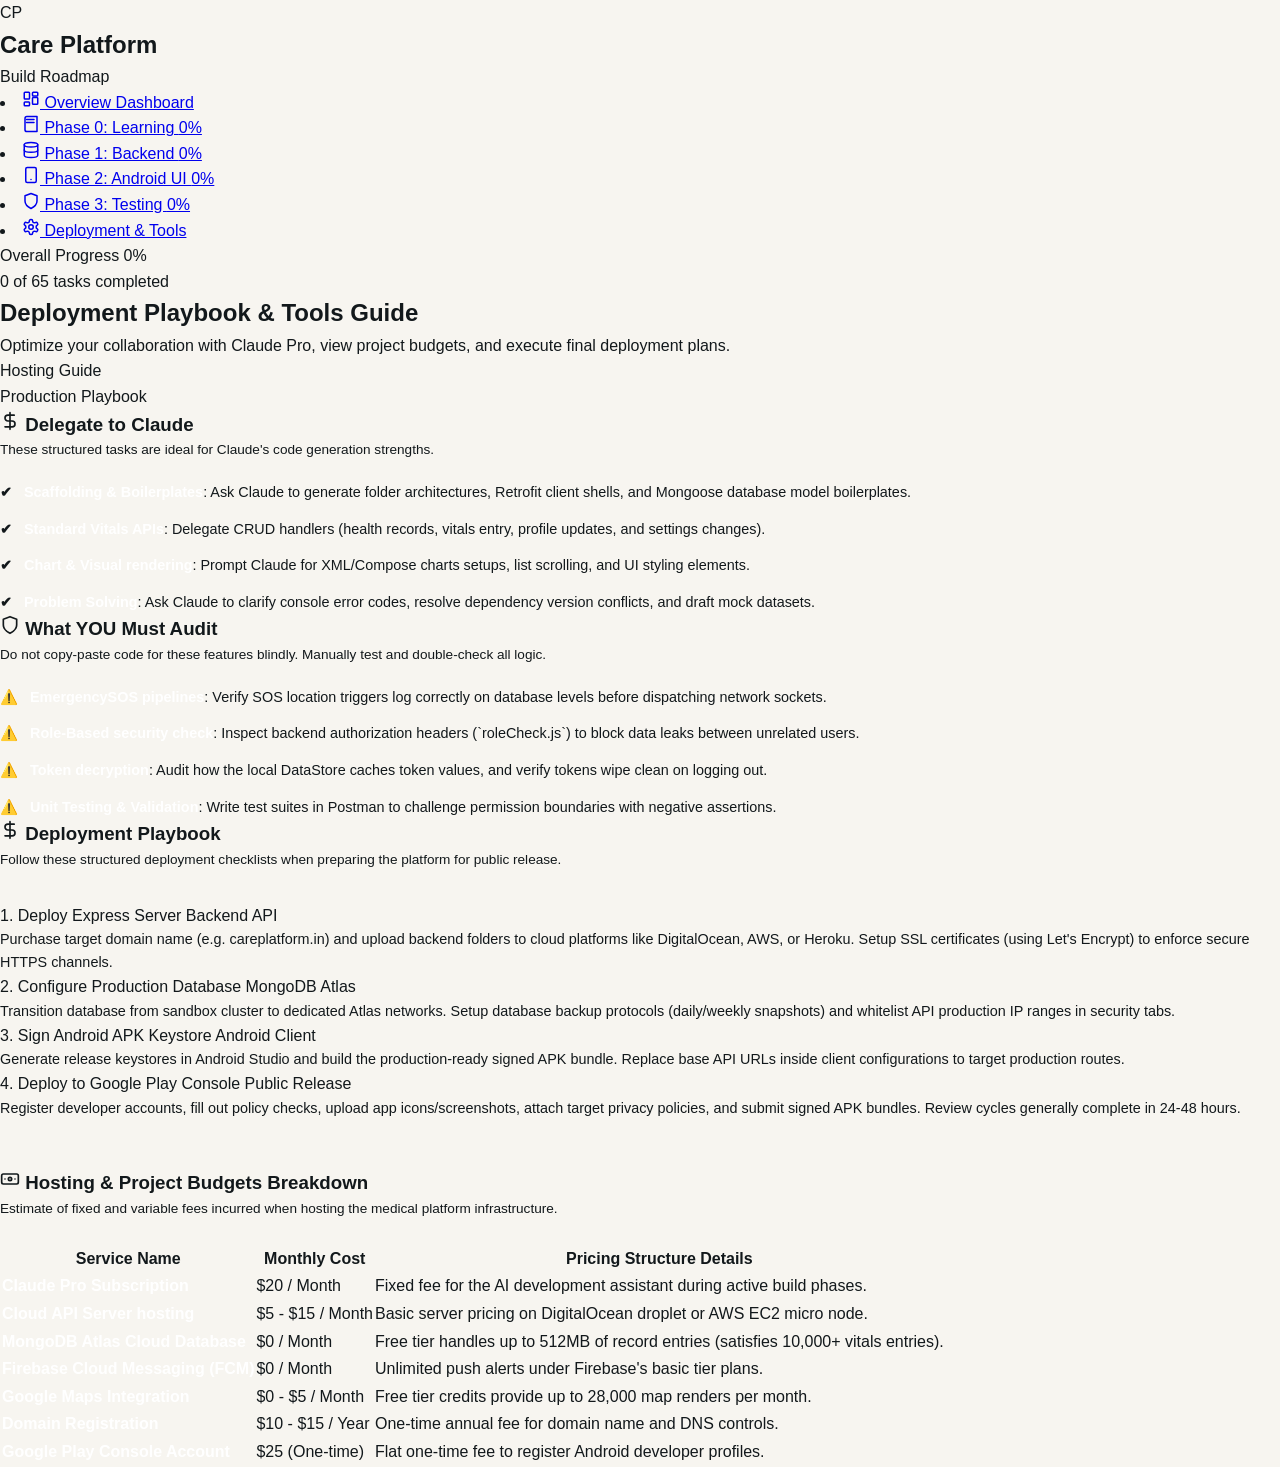
<file: tools.html>
<!DOCTYPE html>
<html lang="en">
<head>
  <meta charset="UTF-8">
  <meta name="viewport" content="width=device-width, initial-scale=1.0">
  <title>Care Platform - Deployment & Collaboration Guide</title>
  <meta name="description" content="Deployment checklists, project budgeting, and delegation rules for Claude Code Pro to build the Care Platform.">
  <link rel="stylesheet" href="styles.css">
  <script src="script.js" defer></script>
</head>
<body>
  <div class="layout-container">
    <!-- Sidebar Navigation -->
    <aside class="sidebar">
      <div class="brand">
        <div class="brand-icon">CP</div>
        <div class="brand-name">
          <h1>Care Platform</h1>
          <p>Build Roadmap</p>
        </div>
      </div>
      
      <nav class="nav-menu">
        <li class="nav-item">
          <a href="index.html">
            <svg width="18" height="18" viewBox="0 0 24 24" fill="none" stroke="currentColor" stroke-width="2" stroke-linecap="round" stroke-linejoin="round"><rect width="7" height="9" x="3" y="3" rx="1"/><rect width="7" height="5" x="14" y="3" rx="1"/><rect width="7" height="9" x="14" y="10" rx="1"/><rect width="7" height="5" x="3" y="16" rx="1"/></svg>
            Overview Dashboard
          </a>
        </li>
        <li class="nav-item" data-phase="0">
          <a href="phase0.html">
            <svg width="18" height="18" viewBox="0 0 24 24" fill="none" stroke="currentColor" stroke-width="2" stroke-linecap="round" stroke-linejoin="round"><path d="M4 19.5v-15A2.5 2.5 0 0 1 6.5 2H20v20H6.5a2.5 2.5 0 0 1-2.5-2.5Z"/><path d="M6 6h10M6 10h10"/></svg>
            Phase 0: Learning
            <span class="phase-badge">0%</span>
          </a>
        </li>
        <li class="nav-item" data-phase="1">
          <a href="phase1.html">
            <svg width="18" height="18" viewBox="0 0 24 24" fill="none" stroke="currentColor" stroke-width="2" stroke-linecap="round" stroke-linejoin="round"><ellipse cx="12" cy="5" rx="9" ry="3"/><path d="M3 5v14c0 1.66 4 3 9 3s9-1.34 9-3V5"/><path d="M3 12c0 1.66 4 3 9 3s9-1.34 9-3"/></svg>
            Phase 1: Backend
            <span class="phase-badge">0%</span>
          </a>
        </li>
        <li class="nav-item" data-phase="2">
          <a href="phase2.html">
            <svg width="18" height="18" viewBox="0 0 24 24" fill="none" stroke="currentColor" stroke-width="2" stroke-linecap="round" stroke-linejoin="round"><rect width="14" height="20" x="5" y="2" rx="2" ry="2"/><path d="M12 18h.01"/></svg>
            Phase 2: Android UI
            <span class="phase-badge">0%</span>
          </a>
        </li>
        <li class="nav-item" data-phase="3">
          <a href="phase3.html">
            <svg width="18" height="18" viewBox="0 0 24 24" fill="none" stroke="currentColor" stroke-width="2" stroke-linecap="round" stroke-linejoin="round"><path d="M12 22s8-4 8-10V5l-8-3-8 3v7c0 6 8 10 8 10z"/></svg>
            Phase 3: Testing
            <span class="phase-badge">0%</span>
          </a>
        </li>
        <li class="nav-item active">
          <a href="tools.html">
            <svg width="18" height="18" viewBox="0 0 24 24" fill="none" stroke="currentColor" stroke-width="2" stroke-linecap="round" stroke-linejoin="round"><path d="M12.22 2h-.44a2 2 0 0 0-2 2v.18a2 2 0 0 1-1 1.73l-.43.25a2 2 0 0 1-2 0l-.15-.08a2 2 0 0 0-2.73.73l-.22.38a2 2 0 0 0 .73 2.73l.15.1a2 2 0 0 1 1 1.72v.51a2 2 0 0 1-1 1.74l-.15.09a2 2 0 0 0-.73 2.73l.22.38a2 2 0 0 0 2.73.73l.15-.08a2 2 0 0 1 2 0l.43.25a2 2 0 0 1 1 1.73V20a2 2 0 0 0 2 2h.44a2 2 0 0 0 2-2v-.18a2 2 0 0 1 1-1.73l.43-.25a2 2 0 0 1 2 0l.15.08a2 2 0 0 0 2.73-.73l.22-.39a2 2 0 0 0-.73-2.73l-.15-.08a2 2 0 0 1-1-1.74v-.5a2 2 0 0 1 1-1.74l.15-.1a2 2 0 0 0 .73-2.73l-.22-.38a2 2 0 0 0-2.73-.73l-.15.08a2 2 0 0 1-2 0l-.43-.25a2 2 0 0 1-1-1.73V4a2 2 0 0 0-2-2z"/><circle cx="12" cy="12" r="3"/></svg>
            Deployment & Tools
          </a>
        </li>
      </nav>
      
      <div class="progress-card">
        <div class="progress-header">
          <span>Overall Progress</span>
          <span class="progress-percentage">0%</span>
        </div>
        <div class="progress-bar-container">
          <div class="progress-bar-fill"></div>
        </div>
        <div class="progress-stats">0 of 65 tasks completed</div>
      </div>
    </aside>
    
    <!-- Main Content Area -->
    <main class="main-content animate-fade-in">
      <header class="page-header">
        <div class="page-title">
          <h2>Deployment Playbook & Tools Guide</h2>
          <p>Optimize your collaboration with Claude Pro, view project budgets, and execute final deployment plans.</p>
        </div>
        <div class="meta-badges">
          <div class="badge badge-info">Hosting Guide</div>
          <div class="badge badge-accent">Production Playbook</div>
        </div>
      </header>

      <!-- Collaboration Rules Section -->
      <section class="dashboard-grid">
        <!-- Delegate to Claude -->
        <div class="glass-card col-6" style="border-color: rgba(6, 182, 212, 0.15);">
          <h3 style="color: var(--color-secondary);">
            <svg width="20" height="20" viewBox="0 0 24 24" fill="none" stroke="currentColor" stroke-width="2" stroke-linecap="round" stroke-linejoin="round"><path d="M12 2v20M17 5H9.5a3.5 3.5 0 0 0 0 7h5a3.5 3.5 0 0 1 0 7H6"/></svg>
            Delegate to Claude
          </h3>
          <p style="color: var(--text-secondary); margin-bottom: 1.25rem; font-size: 0.85rem;">
            These structured tasks are ideal for Claude's code generation strengths.
          </p>

          <ul style="list-style: none; display: flex; flex-direction: column; gap: 0.85rem; font-size: 0.9rem; color: var(--text-secondary);">
            <li style="display: flex; gap: 0.75rem; align-items: flex-start;">
              <span style="color: var(--color-secondary); font-weight: bold;">✔</span>
              <span><strong style="color: white;">Scaffolding & Boilerplates</strong>: Ask Claude to generate folder architectures, Retrofit client shells, and Mongoose database model boilerplates.</span>
            </li>
            <li style="display: flex; gap: 0.75rem; align-items: flex-start;">
              <span style="color: var(--color-secondary); font-weight: bold;">✔</span>
              <span><strong style="color: white;">Standard Vitals APIs</strong>: Delegate CRUD handlers (health records, vitals entry, profile updates, and settings changes).</span>
            </li>
            <li style="display: flex; gap: 0.75rem; align-items: flex-start;">
              <span style="color: var(--color-secondary); font-weight: bold;">✔</span>
              <span><strong style="color: white;">Chart & Visual rendering</strong>: Prompt Claude for XML/Compose charts setups, list scrolling, and UI styling elements.</span>
            </li>
            <li style="display: flex; gap: 0.75rem; align-items: flex-start;">
              <span style="color: var(--color-secondary); font-weight: bold;">✔</span>
              <span><strong style="color: white;">Problem Solving</strong>: Ask Claude to clarify console error codes, resolve dependency version conflicts, and draft mock datasets.</span>
            </li>
          </ul>
        </div>

        <!-- What You Must Handle -->
        <div class="glass-card col-6" style="border-color: rgba(245, 158, 11, 0.15);">
          <h3 style="color: var(--color-warning);">
            <svg width="20" height="20" viewBox="0 0 24 24" fill="none" stroke="currentColor" stroke-width="2" stroke-linecap="round" stroke-linejoin="round"><path d="M12 22s8-4 8-10V5l-8-3-8 3v7c0 6 8 10 8 10z"/></svg>
            What YOU Must Audit
          </h3>
          <p style="color: var(--text-secondary); margin-bottom: 1.25rem; font-size: 0.85rem;">
            Do not copy-paste code for these features blindly. Manually test and double-check all logic.
          </p>

          <ul style="list-style: none; display: flex; flex-direction: column; gap: 0.85rem; font-size: 0.9rem; color: var(--text-secondary);">
            <li style="display: flex; gap: 0.75rem; align-items: flex-start;">
              <span style="color: var(--color-warning); font-weight: bold;">⚠️</span>
              <span><strong style="color: white;">EmergencySOS pipelines</strong>: Verify SOS location triggers log correctly on database levels before dispatching network sockets.</span>
            </li>
            <li style="display: flex; gap: 0.75rem; align-items: flex-start;">
              <span style="color: var(--color-warning); font-weight: bold;">⚠️</span>
              <span><strong style="color: white;">Role-Based security check</strong>: Inspect backend authorization headers (`roleCheck.js`) to block data leaks between unrelated users.</span>
            </li>
            <li style="display: flex; gap: 0.75rem; align-items: flex-start;">
              <span style="color: var(--color-warning); font-weight: bold;">⚠️</span>
              <span><strong style="color: white;">Token decryption</strong>: Audit how the local DataStore caches token values, and verify tokens wipe clean on logging out.</span>
            </li>
            <li style="display: flex; gap: 0.75rem; align-items: flex-start;">
              <span style="color: var(--color-warning); font-weight: bold;">⚠️</span>
              <span><strong style="color: white;">Unit Testing & Validation</strong>: Write test suites in Postman to challenge permission boundaries with negative assertions.</span>
            </li>
          </ul>
        </div>
      </section>

      <!-- Deployment playbook -->
      <section class="glass-card col-12" style="margin-bottom: 3rem;">
        <h3>
          <svg width="20" height="20" viewBox="0 0 24 24" fill="none" stroke="currentColor" stroke-width="2" stroke-linecap="round" stroke-linejoin="round" style="color: var(--color-primary);"><path d="M12 2v20M17 5H9.5a3.5 3.5 0 0 0 0 7h5a3.5 3.5 0 0 1 0 7H6"/></svg>
          Deployment Playbook
        </h3>
        <p style="color: var(--text-secondary); margin-bottom: 2rem; font-size: 0.85rem;">
          Follow these structured deployment checklists when preparing the platform for public release.
        </p>

        <div class="timeline-flow">
          <!-- Step 1 -->
          <div class="timeline-step">
            <div class="timeline-step-header">
              <span class="timeline-step-title">1. Deploy Express Server</span>
              <span class="timeline-step-time">Backend API</span>
            </div>
            <div style="color: var(--text-secondary); font-size: 0.9rem;">
              Purchase target domain name (e.g. careplatform.in) and upload backend folders to cloud platforms like DigitalOcean, AWS, or Heroku. Setup SSL certificates (using Let's Encrypt) to enforce secure HTTPS channels.
            </div>
          </div>

          <!-- Step 2 -->
          <div class="timeline-step">
            <div class="timeline-step-header">
              <span class="timeline-step-title">2. Configure Production Database</span>
              <span class="timeline-step-time">MongoDB Atlas</span>
            </div>
            <div style="color: var(--text-secondary); font-size: 0.9rem;">
              Transition database from sandbox cluster to dedicated Atlas networks. Setup database backup protocols (daily/weekly snapshots) and whitelist API production IP ranges in security tabs.
            </div>
          </div>

          <!-- Step 3 -->
          <div class="timeline-step">
            <div class="timeline-step-header">
              <span class="timeline-step-title">3. Sign Android APK Keystore</span>
              <span class="timeline-step-time">Android Client</span>
            </div>
            <div style="color: var(--text-secondary); font-size: 0.9rem;">
              Generate release keystores in Android Studio and build the production-ready signed APK bundle. Replace base API URLs inside client configurations to target production routes.
            </div>
          </div>

          <!-- Step 4 -->
          <div class="timeline-step">
            <div class="timeline-step-header">
              <span class="timeline-step-title">4. Deploy to Google Play Console</span>
              <span class="timeline-step-time">Public Release</span>
            </div>
            <div style="color: var(--text-secondary); font-size: 0.9rem;">
              Register developer accounts, fill out policy checks, upload app icons/screenshots, attach target privacy policies, and submit signed APK bundles. Review cycles generally complete in 24-48 hours.
            </div>
          </div>
        </div>
      </section>

      <!-- Budgets Details -->
      <section class="glass-card col-12">
        <h3>
          <svg width="20" height="20" viewBox="0 0 24 24" fill="none" stroke="currentColor" stroke-width="2" stroke-linecap="round" stroke-linejoin="round" style="color: var(--color-success);"><rect width="20" height="12" x="2" y="6" rx="2"/><circle cx="12" cy="12" r="2"/><path d="M6 12h.01M18 12h.01"/></svg>
          Hosting & Project Budgets Breakdown
        </h3>
        <p style="color: var(--text-secondary); margin-bottom: 1.5rem; font-size: 0.85rem;">
          Estimate of fixed and variable fees incurred when hosting the medical platform infrastructure.
        </p>

        <div class="table-wrapper">
          <table>
            <thead>
              <tr>
                <th>Service Name</th>
                <th>Monthly Cost</th>
                <th>Pricing Structure Details</th>
              </tr>
            </thead>
            <tbody>
              <tr>
                <td style="font-weight: 600; color: white;">Claude Pro Subscription</td>
                <td>$20 / Month</td>
                <td>Fixed fee for the AI development assistant during active build phases.</td>
              </tr>
              <tr>
                <td style="font-weight: 600; color: white;">Cloud API Server hosting</td>
                <td>$5 - $15 / Month</td>
                <td>Basic server pricing on DigitalOcean droplet or AWS EC2 micro node.</td>
              </tr>
              <tr>
                <td style="font-weight: 600; color: white;">MongoDB Atlas Cloud Database</td>
                <td>$0 / Month</td>
                <td>Free tier handles up to 512MB of record entries (satisfies 10,000+ vitals entries).</td>
              </tr>
              <tr>
                <td style="font-weight: 600; color: white;">Firebase Cloud Messaging (FCM)</td>
                <td>$0 / Month</td>
                <td>Unlimited push alerts under Firebase's basic tier plans.</td>
              </tr>
              <tr>
                <td style="font-weight: 600; color: white;">Google Maps Integration</td>
                <td>$0 - $5 / Month</td>
                <td>Free tier credits provide up to 28,000 map renders per month.</td>
              </tr>
              <tr>
                <td style="font-weight: 600; color: white;">Domain Registration</td>
                <td>$10 - $15 / Year</td>
                <td>One-time annual fee for domain name and DNS controls.</td>
              </tr>
              <tr>
                <td style="font-weight: 600; color: white;">Google Play Console Account</td>
                <td>$25 (One-time)</td>
                <td>Flat one-time fee to register Android developer profiles.</td>
              </tr>
            </tbody>
          </table>
        </div>
      </section>
    </main>
  </div>
</body>
</html>
</file>
<file: styles.css>
/* -------------------------------------------------------------
 * Custom Design System: Expedition Route & Learning Roadmap
 * Palette: Warm Paper (#F7F5F0), Ink (#12181B), Pine Green (#2B6E5C), 
 *          Muted Gold (#D4A85A), Dusty Plum (#8B5A6B), Stone Gray (#C7C2B8)
 * Fonts: Fraunces (Serif Display), Public Sans (Sans-serif Body), Space Mono (Monospace Utility)
 * ------------------------------------------------------------- */

/* Custom CSS Variables */
:root {
  --color-ink: #12181B;
  --color-paper: #F7F5F0;
  --color-pine: #2B6E5C;
  --color-gold: #D4A85A;
  --color-plum: #8B5A6B;
  --color-stone: #C7C2B8;

  --font-display: 'Fraunces', Georgia, serif;
  --font-body: 'Public Sans', -apple-system, BlinkMacSystemFont, "Segoe UI", Roboto, sans-serif;
  --font-mono: 'Space Mono', monospace;
  
  --transition-bezier: cubic-bezier(0.16, 1, 0.3, 1); /* Premium Ease-Out-Expo */
}

/* Base Reset & Styling */
* {
  box-sizing: border-box;
  margin: 0;
  padding: 0;
}

body {
  background-color: var(--color-paper);
  color: var(--color-ink);
  font-family: var(--font-body);
  line-height: 1.6;
  -webkit-font-smoothing: antialiased;
  -moz-osx-font-smoothing: grayscale;
}

/* Globally Hide Default Cursor to prevent duplication pointers */
body, button, a, input, select, textarea, [role="button"] {
  cursor: none !important;
}

/* Global Hidden Helper */
.hidden {
  display: none !important;
}

/* Custom Eased Cursor styling */
.custom-cursor {
  position: fixed;
  top: 0;
  left: 0;
  width: 0;
  height: 0;
  pointer-events: none;
  z-index: 9999;
  will-change: transform;
}

.cursor-ring {
  position: absolute;
  top: 0;
  left: 0;
  width: 32px;
  height: 32px;
  border: 1.8px solid var(--color-ink);
  border-radius: 50%;
  transform: translate(-50%, -50%);
  transition: width 0.35s var(--transition-bezier), height 0.35s var(--transition-bezier), background-color 0.35s var(--transition-bezier), border-color 0.35s var(--transition-bezier), border-style 0.35s var(--transition-bezier);
  will-change: transform, width, height;
  display: flex;
  align-items: center;
  justify-content: center;
  overflow: hidden;
}

.cursor-dot {
  position: absolute;
  top: 0;
  left: 0;
  width: 6px;
  height: 6px;
  background-color: var(--color-ink);
  border-radius: 50%;
  transform: translate(-50%, -50%);
  will-change: transform;
}

.cursor-lock-icon {
  width: 14px;
  height: 14px;
  color: var(--color-plum);
  opacity: 0;
  transform: scale(0.6);
  transition: opacity 0.3s var(--transition-bezier), transform 0.3s var(--transition-bezier);
}

.cursor-text {
  position: absolute;
  top: 28px;
  left: 0;
  transform: translateX(-50%);
  font-family: var(--font-mono);
  font-size: 0.6rem;
  font-weight: 700;
  color: var(--color-ink);
  text-transform: uppercase;
  letter-spacing: 0.1em;
  opacity: 0;
  transition: opacity 0.3s var(--transition-bezier), transform 0.3s var(--transition-bezier);
  white-space: nowrap;
  will-change: opacity, transform;
}

/* Custom Cursor States */
.custom-cursor.hover-active .cursor-ring {
  width: 58px;
  height: 58px;
  background-color: rgba(43, 110, 92, 0.08);
  border-color: var(--color-pine);
}

.custom-cursor.hover-locked .cursor-ring {
  width: 44px;
  height: 44px;
  background-color: rgba(139, 90, 107, 0.08);
  border-color: var(--color-plum);
  border-style: dashed;
}

.custom-cursor.hover-locked .cursor-lock-icon {
  opacity: 1;
  transform: scale(1);
}

.custom-cursor.hover-active .cursor-text {
  opacity: 1;
  transform: translate(-50%, 6px);
}

.custom-cursor.hover-locked .cursor-text {
  opacity: 1;
  transform: translate(-50%, 4px);
}

/* Accessibility Focus States */
button:focus-visible, 
a:focus-visible {
  outline: 3px dashed var(--color-pine);
  outline-offset: 6px;
}

/* Layout container */
.app-layout {
  display: flex;
  height: 100vh;
  width: 100vw;
  overflow: hidden;
  position: relative;
}

/* Topographic Contour Background & Vignette */
.map-container {
  flex: 1;
  height: 100%;
  display: flex;
  flex-direction: column;
  overflow: hidden;
  /* Rich, subtle vignette to replace the flat grid and give visual depth */
  background: radial-gradient(circle at 50% 30%, #FCFAF5 0%, #ECE9DF 100%);
  position: relative;
}

.topo-bg {
  position: absolute;
  top: -10%;
  left: -10%;
  width: 120%;
  height: 120%;
  pointer-events: none;
  z-index: 0;
  will-change: transform;
}

.topo-bg svg {
  width: 100%;
  height: 100%;
}

.map-header {
  padding: 2.5rem 3rem 1.5rem 3rem;
  border-bottom: 1.5px solid var(--color-stone);
  background: transparent; /* Translucent integration with radial gradient */
  z-index: 10;
}

.route-subtitle {
  font-family: var(--font-mono);
  font-size: 0.8rem;
  font-weight: 700;
  color: var(--color-plum);
  letter-spacing: 0.15em;
  display: block;
  margin-bottom: 0.35rem;
}

.route-title {
  font-family: var(--font-display);
  font-size: 2.75rem;
  font-weight: 800;
  line-height: 1.1;
  letter-spacing: -0.02em;
  margin-bottom: 0.75rem;
}

.route-intro {
  font-size: 1rem;
  color: var(--color-ink);
  max-width: 680px;
  opacity: 0.85;
}

.map-legend {
  display: flex;
  gap: 1.5rem;
  margin-top: 1.25rem;
}

.legend-item {
  display: flex;
  align-items: center;
  gap: 0.5rem;
  font-family: var(--font-mono);
  font-size: 0.75rem;
  font-weight: bold;
}

.legend-dot {
  width: 10px;
  height: 10px;
  border-radius: 50%;
  border: 1.5px solid var(--color-ink);
}

.dot-foundation { background: var(--color-pine); }
.dot-mobile { background: var(--color-plum); }
.dot-backend { background: var(--color-stone); }

/* Scrollable Roadmap Canvas */
.map-scroll-area {
  flex: 1;
  overflow-y: auto;
  overflow-x: hidden;
  padding: 4rem 3rem 12rem 3rem;
  position: relative;
  scroll-behavior: smooth;
}

/* Onboarding Briefing Banner */
.onboarding-callout {
  display: flex;
  align-items: flex-start;
  gap: 1.25rem;
  border-radius: 8px;
  padding: 1.5rem;
  margin-bottom: 3rem;
  position: relative;
  max-width: 820px; /* Aligned with narrower grid */
  margin-left: auto;
  margin-right: auto;
  z-index: 10;
  will-change: opacity, transform;
}

.onboarding-icon {
  width: 24px;
  height: 24px;
  color: var(--color-pine);
  flex-shrink: 0;
}

.onboarding-icon svg {
  width: 100%;
  height: 100%;
}

.onboarding-text {
  flex: 1;
}

.onboarding-title {
  font-family: var(--font-display);
  font-size: 1.15rem;
  font-weight: 800;
  margin-bottom: 0.25rem;
}

.onboarding-desc {
  font-size: 0.88rem;
  color: var(--color-ink);
  opacity: 0.85;
  line-height: 1.55;
}

.onboarding-dismiss-btn {
  background: var(--color-ink);
  color: var(--color-paper);
  border: none;
  border-radius: 4px;
  padding: 0.4rem 0.95rem;
  font-family: var(--font-mono);
  font-size: 0.72rem;
  font-weight: 700;
  transition: background-color 0.25s var(--transition-bezier);
}

.onboarding-dismiss-btn:hover {
  background: var(--color-pine);
}

/* SVG Connection Overlay */
.map-svg {
  position: absolute;
  top: 0;
  left: 0;
  width: 100%;
  height: 100%;
  pointer-events: none;
  z-index: 1;
}

/* Connection paths */
.wobbly-connector {
  stroke-dasharray: 4000;
  stroke-dashoffset: 4000;
  transition: stroke 0.4s var(--transition-bezier), stroke-width 0.4s var(--transition-bezier), filter 0.3s ease;
  will-change: stroke-dashoffset, stroke-width;
}

/* Interactive Nodes Wrapper */
.map-nodes-container {
  position: relative;
  z-index: 2;
  width: 100%;
}

/* Narrowed Canvas Layout to reduce dead side spaces */
/* Progressive Canvas Layout: collapses Mobile/Backend before Stage 04 */
.tracks-grid {
  display: grid;
  grid-template-columns: 110px 1fr 110px; /* Collapsed state */
  width: 100%;
  max-width: 760px; /* Highly constrained to remove empty space */
  margin: 0 auto;
  position: relative;
  transition: grid-template-columns 0.8s var(--transition-bezier), max-width 0.8s var(--transition-bezier);
}

.tracks-grid.layout-expanded {
  grid-template-columns: 1fr 1.05fr 1fr; /* Smoothly expands to equal thirds + slightly wider core */
  max-width: 880px;
}

.track-col {
  display: flex;
  flex-direction: column;
  align-items: center;
  position: relative;
  transition: opacity 0.8s var(--transition-bezier), filter 0.8s var(--transition-bezier), transform 0.8s var(--transition-bezier);
  overflow: hidden; /* Hide overflowing elements when collapsed */
}

/* Collapsed Column Visual Preview Strips */
.tracks-grid:not(.layout-expanded) .track-mobile-col,
.tracks-grid:not(.layout-expanded) .track-backend-col {
  opacity: 0.18;
  filter: grayscale(1) blur(0.4px);
}

.tracks-grid:not(.layout-expanded) .track-mobile-col .column-header h3,
.tracks-grid:not(.layout-expanded) .track-backend-col .column-header h3 {
  opacity: 0;
  transform: translateY(8px);
  pointer-events: none;
}

.tracks-grid:not(.layout-expanded) .track-mobile-col .node-label,
.tracks-grid:not(.layout-expanded) .track-backend-col .node-label {
  opacity: 0;
  transform: scale(0.9);
  pointer-events: none;
}

/* Dim Inactive Branch Columns */
.track-col.inactive-branch {
  opacity: 0.35; /* Slightly higher base visibility for ghost nodes */
  filter: grayscale(0.8) blur(0.2px);
}

.column-header {
  text-align: center;
  margin-bottom: 2rem;
}

.column-header h3 {
  font-family: var(--font-display);
  font-size: 1.15rem; /* Slightly smaller to fit tighter columns */
  font-weight: 700;
  line-height: 1.3;
  margin: 0.25rem 0 0 0;
  color: var(--color-ink);
  transition: opacity 0.6s var(--transition-bezier), transform 0.6s var(--transition-bezier);
}

.track-col .node-label {
  transition: opacity 0.6s var(--transition-bezier), transform 0.6s var(--transition-bezier);
}

/* Custom spine labels - Hand-drawn Marginalia style */
.junction-indicator {
  position: absolute;
  top: 100%;
  left: 50%;
  transform: translate(-50%, 15px);
  color: var(--color-plum);
  font-family: var(--font-mono);
  font-size: 0.65rem;
  font-weight: 700;
  letter-spacing: 0.08em;
  white-space: nowrap;
  text-transform: lowercase;
  opacity: 0.8;
  z-index: 5;
}

.junction-indicator::before {
  content: '⤜ ';
}

.junction-indicator::after {
  content: ' ⤛';
}

.merge-indicator {
  transform: translate(-50%, -35px);
}

/* Node layout elements */
.node-wrapper {
  display: flex;
  flex-direction: column;
  align-items: center;
  position: relative;
  text-align: center;
}

/* Ghost Node Skeleton Styling */
.ghost-node {
  border: 1.5px dashed rgba(18, 24, 27, 0.15);
  border-radius: 50%;
  background: transparent;
  pointer-events: none;
  opacity: 0.6;
  position: relative;
}

.ghost-node::after {
  content: '';
  position: absolute;
  top: 50%;
  left: 50%;
  transform: translate(-50%, -50%);
  width: 6px;
  height: 6px;
  border-radius: 50%;
  background: rgba(18, 24, 27, 0.12);
}

.ghost-node-wrapper {
  pointer-events: none;
  user-select: none;
}

/* Typeset label with subtle organic underline hover transition */
.node-label {
  font-family: var(--font-mono);
  font-size: 0.72rem;
  font-weight: 700;
  color: var(--color-ink);
  margin-top: 0.75rem;
  padding: 0.2rem 0;
  transition: color 0.35s var(--transition-bezier);
  white-space: nowrap;
  position: relative;
}

.node-label::after {
  content: '';
  position: absolute;
  bottom: 0;
  left: 15%;
  width: 70%;
  height: 1.5px;
  background: var(--color-stone);
  opacity: 0.5;
  transition: all 0.35s var(--transition-bezier);
}

.node-wrapper:hover .node-label::after {
  background: var(--color-ink);
  opacity: 1;
  width: 100%;
  left: 0;
}

/* Map Node Button Design - Objects with Real Material Presence */
.map-node {
  background: var(--color-paper);
  border: 2.5px solid var(--color-ink);
  border-radius: 50%;
  display: flex;
  align-items: center;
  justify-content: center;
  position: relative;
  /* Use custom CSS translate variables to avoid GSAP overwrite collisions on junctions */
  transform: translate(var(--translate-x, 0), var(--translate-y, 0));
  transition: transform 0.28s var(--transition-bezier), border-color 0.28s var(--transition-bezier), background 0.28s var(--transition-bezier), border-radius 0.28s var(--transition-bezier), box-shadow 0.28s var(--transition-bezier);
  box-shadow: 0 4px 10px rgba(18, 24, 27, 0.08);
  will-change: transform, box-shadow, border-radius;
}

/* Professional Zoom / Focus Hover Effect for Active/Completed Nodes */
.map-node.available:hover,
.map-node.completed:hover {
  transform: translate(var(--translate-x, 0), var(--translate-y, 0)) scale(1.14);
  box-shadow: 0 10px 22px rgba(18, 24, 27, 0.16);
  z-index: 15; /* Sits above standard connectors */
}

/* Maintain diamond rotation during hover zoom for Junctions */
.map-node.node-junction.available:hover,
.map-node.node-junction.completed:hover {
  transform: translate(var(--translate-x, 0), var(--translate-y, 0)) rotate(45deg) scale(1.14);
}

.node-inner {
  font-family: var(--font-mono);
  font-weight: 700;
  font-size: 0.78rem; /* Smaller monospace label fit */
  color: var(--color-ink);
  transition: color 0.4s var(--transition-bezier);
  text-transform: lowercase;
}

/* Node Sizing by Weight */
[data-weight^="Small"] {
  width: 44px;
  height: 44px;
}
[data-weight^="Medium"] {
  width: 58px;
  height: 58px;
}
[data-weight^="Large"] {
  width: 72px;
  height: 72px;
}

/* --- Decision Point (Diamond Shape Node-4) --- */
.map-node.node-junction {
  border-radius: 12px !important;
  transform: translate(var(--translate-x, 0), var(--translate-y, 0)) rotate(45deg);
}

.map-node.node-junction .node-inner {
  transform: rotate(-45deg);
  font-weight: 800;
}

/* -------------------------------------------------------------
 * Node States - Material Gradient Profiles (Slightly Vary by Track)
 * ------------------------------------------------------------- */

/* -- 1. LOCKED NODES -- */
.map-node.locked {
  border-color: rgba(18, 24, 27, 0.2);
  box-shadow: inset 0 3px 6px rgba(0, 0, 0, 0.08);
  opacity: 0.7;
}

.map-node.locked .node-inner {
  color: rgba(18, 24, 27, 0.3);
}

/* Muted Track Lock Adjustments */
.map-node.node-foundation.locked {
  background: radial-gradient(circle at 35% 35%, #E2ECE9, #CBDAD5);
}
.map-node.node-mobile.locked {
  background: radial-gradient(circle at 35% 35%, #ECE2E5, #DACBD0);
}
.map-node.node-backend.locked {
  background: radial-gradient(circle at 35% 35%, #E2E6EC, #CBD4DA);
}
.map-node.node-deployment.locked {
  background: radial-gradient(circle at 35% 35%, #EAE8E2, #D2CDBC);
}

/* -- Tiny Locked Badge overlay (Legibility at a glance) -- */
.lock-badge {
  position: absolute;
  top: -3px;
  right: -3px;
  background: var(--color-paper);
  border: 1.5px solid var(--color-stone);
  border-radius: 50%;
  width: 17px;
  height: 17px;
  display: flex;
  align-items: center;
  justify-content: center;
  color: var(--color-plum);
  box-shadow: 0 2px 4px rgba(0, 0, 0, 0.08);
  opacity: 0;
  transform: scale(0.6);
  transition: opacity 0.3s var(--transition-bezier), transform 0.3s var(--transition-bezier);
  z-index: 5;
}

.map-node.locked .lock-badge {
  opacity: 0.85;
  transform: scale(1);
}

.lock-badge svg {
  width: 9px;
  height: 9px;
}

/* -- 2. AVAILABLE / UNLOCKED NODES (Static Glowing Outline Pulse) -- */
.map-node.available {
  border-color: var(--color-ink);
  animation: pulse-available 2.5s infinite ease-in-out;
}
.map-node.available .node-inner {
  color: var(--color-ink);
}

.map-node.node-foundation.available {
  background: radial-gradient(circle at 35% 35%, #EAF5F2, #B9DDD3);
}
.map-node.node-mobile.available {
  background: radial-gradient(circle at 35% 35%, #F7EAEF, #DCBDC8);
}
.map-node.node-backend.available {
  background: radial-gradient(circle at 35% 35%, #EAF0F5, #BDCDDC);
}
.map-node.node-deployment.available {
  background: radial-gradient(circle at 35% 35%, #F7F5EA, #DCD8BD);
}

@keyframes pulse-available {
  0%, 100% { box-shadow: 0 0 0 0 rgba(18, 24, 27, 0.15), 0 3px 8px rgba(18, 24, 27, 0.08); }
  50% { box-shadow: 0 0 0 8px rgba(18, 24, 27, 0), 0 3px 8px rgba(18, 24, 27, 0.08); }
}

/* -- 3. ACTIVE NODES (Current Glow Pulses) -- */
.map-node.node-foundation.active-spine,
.map-node.node-deployment.active-spine {
  background: radial-gradient(circle at 35% 35%, #408A75, #2B6E5C);
  border-color: var(--color-ink);
  animation: pulse-active-spine 2s infinite ease-in-out;
}
.map-node.node-foundation.active-spine .node-inner,
.map-node.node-deployment.active-spine .node-inner {
  color: var(--color-paper);
}

.map-node.node-mobile.active-mobile {
  background: radial-gradient(circle at 35% 35%, #A77486, #8B5A6B);
  border-color: var(--color-ink);
  animation: pulse-active-mobile 2s infinite ease-in-out;
}
.map-node.node-mobile.active-mobile .node-inner {
  color: var(--color-paper);
}

.map-node.node-backend.active-backend {
  background: radial-gradient(circle at 35% 35%, #408A75, #2B6E5C);
  border-color: var(--color-ink);
  animation: pulse-active-spine 2s infinite ease-in-out;
}
.map-node.node-backend.active-backend .node-inner {
  color: var(--color-paper);
}

/* Active Pulse Keyframes */
@keyframes pulse-active-spine {
  0%, 100% { box-shadow: 0 0 0 0 rgba(43, 110, 92, 0.4), 0 8px 18px rgba(43, 110, 92, 0.25); }
  50% { box-shadow: 0 0 0 12px rgba(43, 110, 92, 0), 0 8px 18px rgba(43, 110, 92, 0.25); }
}

@keyframes pulse-active-mobile {
  0%, 100% { box-shadow: 0 0 0 0 rgba(139, 90, 107, 0.4), 0 8px 18px rgba(139, 90, 107, 0.25); }
  50% { box-shadow: 0 0 0 12px rgba(139, 90, 107, 0), 0 8px 18px rgba(139, 90, 107, 0.25); }
}

/* -- 4. COMPLETED NODES (Solid Gold + Checkmark Styling) -- */
.map-node.completed {
  background: radial-gradient(circle at 35% 35%, #E5BE79, #D4A85A) !important;
  border-color: var(--color-ink) !important;
  box-shadow: 0 4px 12px rgba(212, 168, 90, 0.3);
}
.map-node.completed .node-inner {
  color: var(--color-ink) !important;
  display: flex;
  align-items: center;
  justify-content: center;
}
/* Display checkmark alongside the number */
.map-node.completed .node-inner::after {
  content: ' ✓';
  font-size: 0.65rem;
  margin-left: 1.5px;
}

/* Tactile Locked Click Shake Animation */
@keyframes shake {
  0%, 100% { transform: translateX(0); }
  20%, 60% { transform: translateX(-6px); }
  40%, 80% { transform: translateX(6px); }
}

.map-node.shake {
  animation: shake 0.35s ease-in-out;
}

/* Redesigned Wayfinding Flag - Larger Pin Drop Visualizer */
.you-are-here-flag {
  position: absolute;
  transform: translate(-50%, -100%);
  pointer-events: none;
  z-index: 20;
  display: flex;
  flex-direction: column;
  align-items: center;
  margin-top: -24px;
  opacity: 0;
  transition: opacity 0.3s ease;
  will-change: left, top, transform;
}

.you-are-here-flag.visible {
  opacity: 1;
}

.flag-pin-drop {
  color: var(--color-gold);
  width: 28px;
  height: 28px;
  animation: pinBounce 2s infinite ease-in-out;
  filter: drop-shadow(0 4px 6px rgba(18, 24, 27, 0.15));
}

.flag-pin-drop svg {
  width: 100%;
  height: 100%;
}

.flag-label {
  color: var(--color-ink);
  font-family: var(--font-mono);
  font-size: 0.68rem;
  font-weight: 700;
  letter-spacing: 0.15em;
  white-space: nowrap;
  text-transform: uppercase;
  padding: 0.15rem 0.5rem;
  border-radius: 4px;
  margin-top: 4px;
}

@keyframes pinBounce {
  0%, 100% { transform: translateY(0); }
  50% { transform: translateY(-5px); }
}


/* --- Right Column: Sticky Dashboard Panel --- */
.dashboard-panel {
  width: 380px;
  height: 100%;
  display: flex;
  flex-direction: column;
  overflow: hidden;
  z-index: 100;
}

.dashboard-panel.glass-element {
  background-image: radial-gradient(rgba(18, 24, 27, 0.035) 1px, transparent 1px), 
                    linear-gradient(var(--glass-bg), var(--glass-bg)) !important;
  background-size: 16px 16px, auto;
  border-left: 1.5px solid var(--color-stone) !important;
}

.panel-header {
  padding: 3rem 2.25rem 2.25rem 2.25rem;
  border-bottom: 1.5px solid var(--color-stone);
  background: transparent;
}

.you-are-here-indicator {
  margin-bottom: 1.75rem;
}

.mono-label {
  font-family: var(--font-mono);
  font-size: 0.65rem;
  font-weight: 700;
  color: var(--color-plum);
  letter-spacing: 0.12em;
  display: block;
  margin-bottom: 0.5rem;
}

.active-node-title {
  font-family: var(--font-display);
  font-size: 1.6rem;
  font-weight: 800;
  line-height: 1.25;
  margin-bottom: 0.35rem;
}

/* Tasteful terminal blinking cursor animation next to active stage */
@keyframes blink {
  0%, 100% { opacity: 1; }
  50% { opacity: 0; }
}

.terminal-cursor {
  color: var(--color-pine);
  animation: blink 1s infinite steps(2);
  margin-left: 4px;
  font-size: 1.15rem;
  vertical-align: middle;
  display: inline-block;
}

.active-node-badge {
  display: inline-block;
  font-family: var(--font-mono);
  font-size: 0.7rem;
  background: rgba(43, 110, 92, 0.08);
  color: var(--color-pine);
  padding: 0.2rem 0.5rem;
  border-radius: 4px;
  font-weight: bold;
}

.progress-section {
  display: flex;
  flex-direction: column;
  gap: 0.5rem;
}

.progress-details {
  display: flex;
  justify-content: space-between;
  align-items: center;
}

.progress-text {
  font-family: var(--font-mono);
  font-size: 0.75rem;
  font-weight: 700;
}

/* Compiler Terminal Progress Bar styling */
.terminal-build-bar {
  display: flex;
  align-items: center;
  justify-content: flex-end;
  background: var(--color-ink);
  border: 1.5px solid var(--color-stone);
  border-radius: 4px;
  padding: 0.35rem 0.65rem;
  position: relative;
  overflow: hidden;
  height: 24px;
}

.terminal-fill {
  position: absolute;
  top: 0;
  left: 0;
  height: 100%;
  background: rgba(43, 110, 92, 0.45);
  width: 0%;
  transition: width 0.6s var(--transition-bezier);
  border-right: 2px solid var(--color-pine);
  z-index: 1;
}

.terminal-percentage {
  font-family: var(--font-mono);
  font-size: 0.72rem;
  font-weight: 700;
  color: var(--color-paper);
  position: relative;
  z-index: 2;
  letter-spacing: 0.05em;
}

/* Detail Workspace Panel - Rhythm Variation spacing */
.panel-details {
  flex: 1;
  padding: 2.75rem 2.25rem 2.25rem 2.25rem; /* Rebalanced panel vertical spacing */
  overflow-y: auto;
}

.detail-placeholder {
  height: 100%;
  display: flex;
  align-items: center;
  justify-content: center;
  text-align: center;
  color: var(--color-ink);
  opacity: 0.55;
  font-size: 0.92rem;
  line-height: 1.5;
}

.detail-content {
  display: flex;
  flex-direction: column;
  /* Varied spacing rhythm instead of identical dividers */
  gap: 1.4rem;
  will-change: opacity, transform;
}

/* Mentor Guidance Box (Mentor presence redesigned) */
.mentor-section {
  background: #ECEAE1; /* Distinct warm paper tint */
  border-radius: 8px;
  padding: 1.5rem;
  border-left: 3.5px solid var(--color-pine);
  display: flex;
  flex-direction: column;
  gap: 1.1rem;
  box-shadow: 0 2px 8px rgba(0, 0, 0, 0.04);
}

.mentor-header {
  display: flex;
  align-items: center;
  gap: 0.65rem;
  color: var(--color-pine);
}

.mentor-avatar-icon {
  width: 18px;
  height: 18px;
  color: var(--color-pine);
}

.mentor-avatar-icon svg {
  width: 100%;
  height: 100%;
}

.mentor-voice {
  font-family: var(--font-display);
  font-style: italic;
  font-size: 1.05rem;
  line-height: 1.5;
  color: var(--color-ink);
  opacity: 0.95;
  position: relative;
  letter-spacing: -0.01em;
}

.mentor-why-matters {
  display: flex;
  flex-direction: column;
  gap: 0.25rem;
}

.why-matters-text {
  font-size: 0.86rem;
  line-height: 1.45;
  color: var(--color-ink);
  opacity: 0.85;
}

.mentor-encouragement {
  font-family: var(--font-mono);
  font-size: 0.72rem;
  font-weight: 700;
  text-transform: uppercase;
  letter-spacing: 0.05em;
  color: var(--color-plum);
  border-top: 1px dashed rgba(18, 24, 27, 0.12);
  padding-top: 0.75rem;
}

/* Redesigned Section Divider - Short Gold Tick instead of horizontal rule */
.rhythm-tick {
  width: 28px;
  height: 4px;
  background: var(--color-gold);
  border-radius: 2px;
  margin: 0.75rem 0;
}

.rhythm-tick.secondary {
  background: var(--color-stone);
  width: 18px;
  height: 3px;
  margin: 0.5rem 0;
}

.node-header-group {
  display: flex;
  flex-direction: column;
  gap: 0.35rem;
}

.node-track-tag {
  align-self: flex-start;
  font-family: var(--font-mono);
  font-size: 0.65rem;
  font-weight: 700;
  text-transform: uppercase;
  background: #EAE8E2;
  padding: 0.2rem 0.5rem;
  border-radius: 3px;
  letter-spacing: 0.05em;
}

.node-detail-title {
  font-family: var(--font-display);
  font-size: 1.75rem;
  font-weight: 800;
  line-height: 1.2;
}

.detail-meta-grid {
  display: grid;
  grid-template-columns: 1fr;
  gap: 1rem;
}

.meta-item {
  display: flex;
  flex-direction: column;
}

.meta-value {
  font-size: 0.9rem;
  font-weight: 600;
  color: var(--color-ink);
}

.detail-description-section {
  display: flex;
  flex-direction: column;
  gap: 0.4rem;
  margin-top: 0.5rem;
}

.node-detail-desc {
  font-size: 0.95rem;
  color: var(--color-ink);
  opacity: 0.95;
  line-height: 1.55;
}

/* Beautiful Locked Route Illustration Warning */
.locked-alert {
  display: flex;
  align-items: flex-start;
  gap: 1.25rem;
  background: #F0EDE5;
  border-left: 3px solid var(--color-gold);
  padding: 1.25rem;
  border-radius: 6px;
  margin-top: 1rem;
  will-change: opacity, transform;
}

.locked-illust-container {
  display: flex;
  align-items: center;
  justify-content: center;
  background: var(--color-paper);
  color: var(--color-gold);
  border: 1.5px solid var(--color-stone);
  border-radius: 50%;
  width: 52px;
  height: 52px;
  flex-shrink: 0;
  box-shadow: inset 0 2px 4px rgba(0,0,0,0.02);
}

.locked-headline {
  font-family: var(--font-display);
  font-size: 1.1rem;
  font-weight: 700;
  margin-bottom: 0.15rem;
  color: var(--color-ink);
}

.locked-desc {
  font-size: 0.85rem;
  color: var(--color-ink);
  opacity: 0.75;
  line-height: 1.4;
}

/* Action Button Designs */
.detail-actions {
  margin-top: 1.25rem;
}

.action-btn {
  width: 100%;
  padding: 1rem;
  border-radius: 6px;
  border: 2px solid var(--color-ink);
  font-family: var(--font-body);
  font-weight: 700;
  font-size: 0.95rem;
  transition: background-color 0.35s var(--transition-bezier), color 0.35s var(--transition-bezier), transform 0.25s var(--transition-bezier), box-shadow 0.25s var(--transition-bezier);
  will-change: transform, box-shadow;
}

.complete-btn {
  background: var(--color-pine);
  color: var(--color-paper);
  box-shadow: 0 4px 10px rgba(43, 110, 92, 0.2);
}

.complete-btn:hover:not(:disabled) {
  transform: translateY(-2px);
  box-shadow: 0 6px 14px rgba(43, 110, 92, 0.35);
  background-color: #347E6A;
}

.complete-btn:active:not(:disabled) {
  transform: translateY(1px);
  box-shadow: 0 2px 6px rgba(43, 110, 92, 0.2);
}

.complete-btn:disabled {
  background: transparent;
  color: var(--color-stone);
  border: 2px dashed var(--color-stone);
  box-shadow: none;
  transform: none !important;
}

.revert-btn {
  background: transparent;
  color: var(--color-ink);
  border-style: dashed;
}

.revert-btn:hover {
  background: rgba(139, 90, 107, 0.08);
}

/* --- Responsive Adjustments --- */
@media (max-width: 950px) {
  .tracks-grid {
    grid-template-columns: 1fr 140px 1fr;
    gap: 0 1.5rem;
  }
}

@media (max-width: 800px) {
  body {
    cursor: auto; /* Revert cursor on mobile */
  }
  .custom-cursor {
    display: none !important;
  }
  
  .app-layout {
    flex-direction: column;
    height: 100vh;
    overflow-y: auto;
  }
  
  .map-container {
    height: auto;
    min-height: 100vh;
    overflow: visible;
  }
  
  .map-scroll-area {
    overflow: visible;
    padding-bottom: 28rem; /* Buffer to prevent overlapping panel */
  }
  
  .dashboard-panel {
    position: fixed;
    bottom: 0;
    left: 0;
    width: 100%;
    height: 380px;
    border-left: none;
    border-top: 2px solid var(--color-stone);
    box-shadow: 0 -8px 24px rgba(0, 0, 0, 0.15);
    z-index: 100;
  }
  
  .panel-header {
    padding: 1.5rem;
  }
  
  .panel-details {
    padding: 1.5rem;
  }
  
  .you-are-here-indicator {
    margin-bottom: 1rem;
  }
}

@media (max-width: 580px) {
  /* Stack the tracks grid on tiny viewports */
  .tracks-grid {
    display: flex;
    flex-direction: column;
    gap: 4rem;
  }
  
  .track-col {
    width: 100%;
    padding: 0 1rem;
  }
  
  .track-mobile-col .node-wrapper,
  .track-backend-col .node-wrapper {
    margin-top: 4rem !important;
  }
  
  .track-spine-col .node-wrapper {
    margin-top: 4rem !important;
  }
  
  .junction-indicator {
    display: none;
  }
  
  .map-scroll-area {
    padding: 2rem 1rem 30rem 1rem;
  }
  
  .map-header {
    padding: 1.5rem;
  }
}

/* Prefers-reduced-motion override */
@media (prefers-reduced-motion: reduce) {
  * {
    animation: none !important;
    transition: none !important;
  }
  
  body {
    cursor: auto !important;
  }
  
  .custom-cursor {
    display: none !important;
  }
  
  .wobbly-connector {
    stroke-dasharray: none !important;
    stroke-dashoffset: 0 !important;
  }
}

/* -------------------------------------------------------------
 * Additional Interactive Elements & Polishes
 * ------------------------------------------------------------- */

/* Floating Coordinate Inspector */
.coordinate-display {
  position: absolute;
  top: 1.5rem;
  right: 2rem;
  font-family: var(--font-mono);
  font-size: 0.62rem;
  font-weight: 700;
  color: var(--color-ink);
  opacity: 0.45;
  background: rgba(247, 245, 240, 0.7);
  backdrop-filter: blur(4px);
  border: 1px solid var(--color-stone);
  padding: 0.25rem 0.6rem;
  border-radius: 4px;
  pointer-events: none;
  z-index: 15;
  letter-spacing: 0.05em;
  transition: opacity 0.25s ease;
}

/* Interactive Legend Highlight States */
.map-legend {
  display: flex;
  gap: 1.5rem;
  margin-top: 1.25rem;
  pointer-events: auto;
}

.legend-item {
  display: flex;
  align-items: center;
  gap: 0.5rem;
  font-family: var(--font-mono);
  font-size: 0.75rem;
  font-weight: bold;
  opacity: 0.8;
  transition: opacity 0.25s var(--transition-bezier), transform 0.25s var(--transition-bezier);
}

.legend-item:hover {
  opacity: 1;
  transform: translateY(-1px);
}

.map-legend:hover .legend-item:not(:hover) {
  opacity: 0.35;
}

.tracks-grid {
  transition: opacity 0.35s ease, filter 0.35s ease;
}

/* Highlight filters on column nodes */
.tracks-grid.highlight-spine .map-node:not(.node-foundation):not(.node-deployment) {
  opacity: 0.15 !important;
  filter: grayscale(1) blur(0.6px) !important;
}
.tracks-grid.highlight-spine .wobbly-connector:not([stroke="#2B6E5C"]) {
  opacity: 0.1 !important;
}

.tracks-grid.highlight-mobile .map-node:not(.node-mobile) {
  opacity: 0.15 !important;
  filter: grayscale(1) blur(0.6px) !important;
}
.tracks-grid.highlight-mobile .wobbly-connector:not([stroke="#8B5A6B"]) {
  opacity: 0.1 !important;
}

.tracks-grid.highlight-backend .map-node:not(.node-backend) {
  opacity: 0.15 !important;
  filter: grayscale(1) blur(0.6px) !important;
}
.tracks-grid.highlight-backend .wobbly-connector:not([stroke="#2B6E5C"]) {
  opacity: 0.1 !important;
}

/* Interactive Gradle Console Box */
.console-box {
  margin-top: 1.25rem;
  background: #0E1315;
  border: 1.5px solid var(--color-stone);
  border-radius: 6px;
  font-family: var(--font-mono);
  box-shadow: 0 4px 15px rgba(0, 0, 0, 0.12);
  overflow: hidden;
  transition: border-color 0.3s ease, box-shadow 0.3s ease;
  will-change: transform, opacity;
}

.console-box.building {
  border-color: var(--color-pine);
  box-shadow: 0 4px 18px rgba(43, 110, 92, 0.25);
}

.console-header {
  background: #171E21;
  padding: 0.4rem 0.75rem;
  display: flex;
  align-items: center;
  gap: 0.35rem;
  border-bottom: 1px solid rgba(255, 255, 255, 0.05);
}

.console-dot {
  width: 7px;
  height: 7px;
  border-radius: 50%;
  opacity: 0.75;
}
.console-dot.red { background: #FF5F56; }
.console-dot.yellow { background: #FFBD2E; }
.console-dot.green { background: #27C93F; }

.console-title {
  color: #A0A5A8;
  font-size: 0.58rem;
  font-weight: 700;
  margin-left: 0.25rem;
  letter-spacing: 0.05em;
  text-transform: uppercase;
}

.console-body {
  padding: 0.75rem;
  height: 110px;
  overflow-y: auto;
  display: flex;
  flex-direction: column;
  gap: 0.3rem;
  scroll-behavior: smooth;
}

/* Scrollbar styling for console */
.console-body::-webkit-scrollbar {
  width: 4px;
}
.console-body::-webkit-scrollbar-track {
  background: transparent;
}
.console-body::-webkit-scrollbar-thumb {
  background: rgba(255, 255, 255, 0.15);
  border-radius: 2px;
}

.console-line {
  font-size: 0.62rem;
  line-height: 1.4;
  white-space: pre-wrap;
  word-break: break-all;
}

.console-line.command {
  color: #E2E8F0;
}

.console-line.system {
  color: #718096;
}

.console-line.compile {
  color: #A0AEC0;
}

.console-line.success {
  color: #48BB78;
  font-weight: 700;
}

.console-line.error {
  color: #F56565;
  font-weight: 700;
}

/* ==========================================================================
   Apple-Level Premium Glass Material System
   ========================================================================== */

/* Base Glass Class */
.glass-element {
  position: relative;
  border: 1px solid transparent !important;
  /* Top-left to bottom-right highlight gradient border using double background clipping */
  background: 
    linear-gradient(135deg, rgba(255, 255, 255, 0.45) 0%, rgba(255, 255, 255, 0.08) 50%, rgba(18, 24, 27, 0.06) 100%) border-box,
    linear-gradient(var(--glass-bg), var(--glass-bg)) padding-box !important;
  backdrop-filter: var(--glass-blur, blur(20px)) saturate(180%);
  -webkit-backdrop-filter: var(--glass-blur, blur(20px)) saturate(180%);
  
  /* Layered Depth Shadow: Tight contact shadow + wide ambient shadow */
  box-shadow: 
    inset 0 1px 1px rgba(255, 255, 255, 0.4), 
    inset 0 -1px 2px rgba(18, 24, 27, 0.08), 
    0 4px 10px rgba(18, 24, 27, 0.06), 
    0 20px 45px rgba(18, 24, 27, 0.05) !important;
  
  overflow: hidden;
  transition: transform 0.3s var(--transition-bezier), box-shadow 0.3s var(--transition-bezier);
}

/* Glass Specular Highlight Overlay */
.glass-element::before {
  content: '';
  position: absolute;
  inset: 0;
  border-radius: inherit;
  pointer-events: none;
  background: radial-gradient(
    circle 180px at var(--sheen-x, 50%) var(--sheen-y, 50%), 
    rgba(255, 255, 255, 0.28) 0%, 
    rgba(255, 255, 255, 0) 100%
  );
  opacity: 0;
  transition: opacity 0.4s ease;
  z-index: 1; /* Sits right above background but behind text content */
}

.glass-element:hover::before {
  opacity: 1;
}

/* Dynamic Click Flash / Ripple highlight effect */
.glass-element.glass-click-flash::before {
  background: radial-gradient(
    circle 240px at var(--sheen-x, 50%) var(--sheen-y, 50%), 
    rgba(255, 255, 255, 0.6) 0%, 
    rgba(255, 255, 255, 0) 100%
  ) !important;
  opacity: 1 !important;
  transition: none !important;
}

/* Custom Glass Tints Bespoke to existing Palette */
.glass-tint-pine {
  --glass-bg: rgba(230, 235, 232, 0.65); /* Faint pine green tone */
  --glass-blur: blur(24px);
}

.glass-tint-paper {
  --glass-bg: rgba(246, 244, 238, 0.6); /* Warm paper clay tone */
  --glass-blur: blur(28px);
}

.glass-tint-gold {
  --glass-bg: rgba(249, 243, 227, 0.55); /* Warm gold tone */
  --glass-blur: blur(14px);
}

.glass-tint-node {
  --glass-bg: rgba(252, 250, 245, 0.55); /* Super clear bright card style */
  --glass-blur: blur(8px);
}

/* Active node glass overrides to maintain color personality and readability */
.map-node.node-foundation.active-spine.glass-element,
.map-node.node-deployment.active-spine.glass-element,
.map-node.node-backend.active-backend.glass-element {
  --glass-bg: rgba(43, 110, 92, 0.72); /* Translucent active green */
  --glass-blur: blur(8px);
}

.map-node.node-mobile.active-mobile.glass-element {
  --glass-bg: rgba(139, 90, 107, 0.72); /* Translucent active rose/purple */
  --glass-blur: blur(8px);
}
</file>
